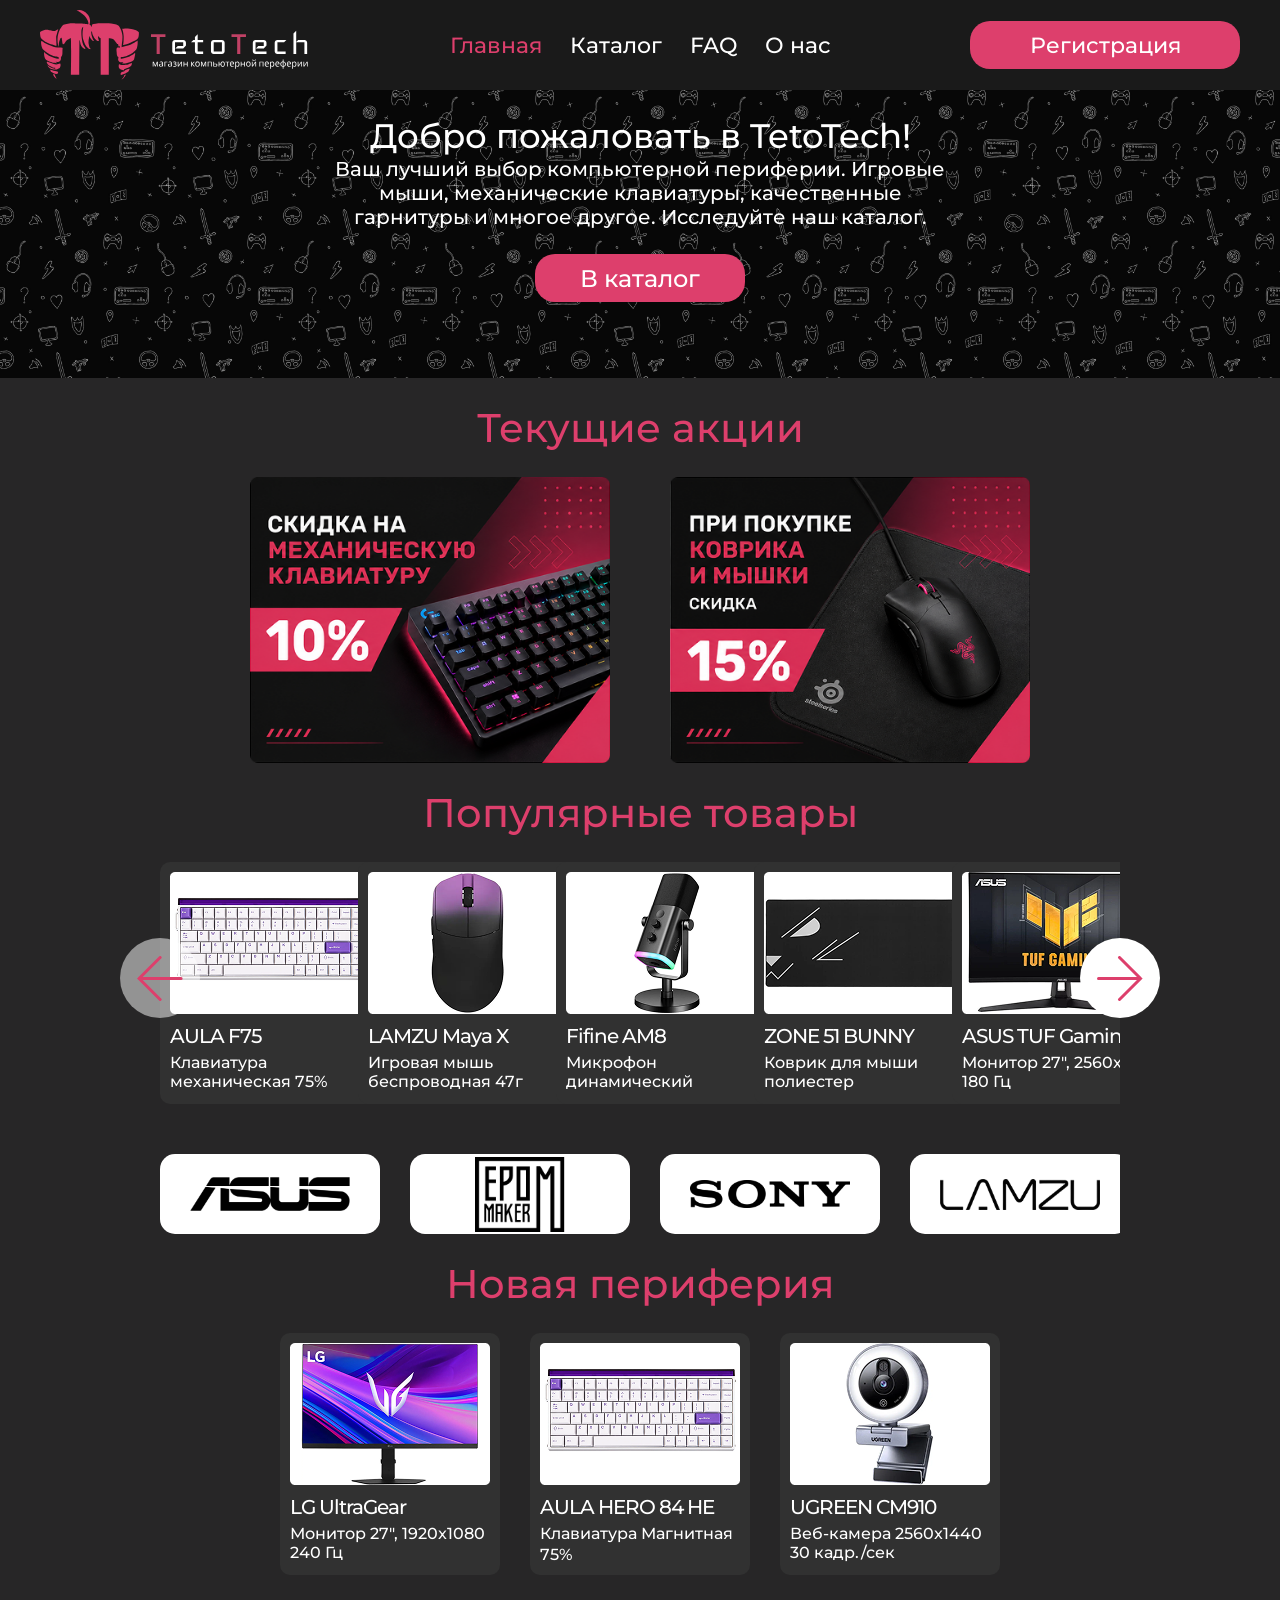
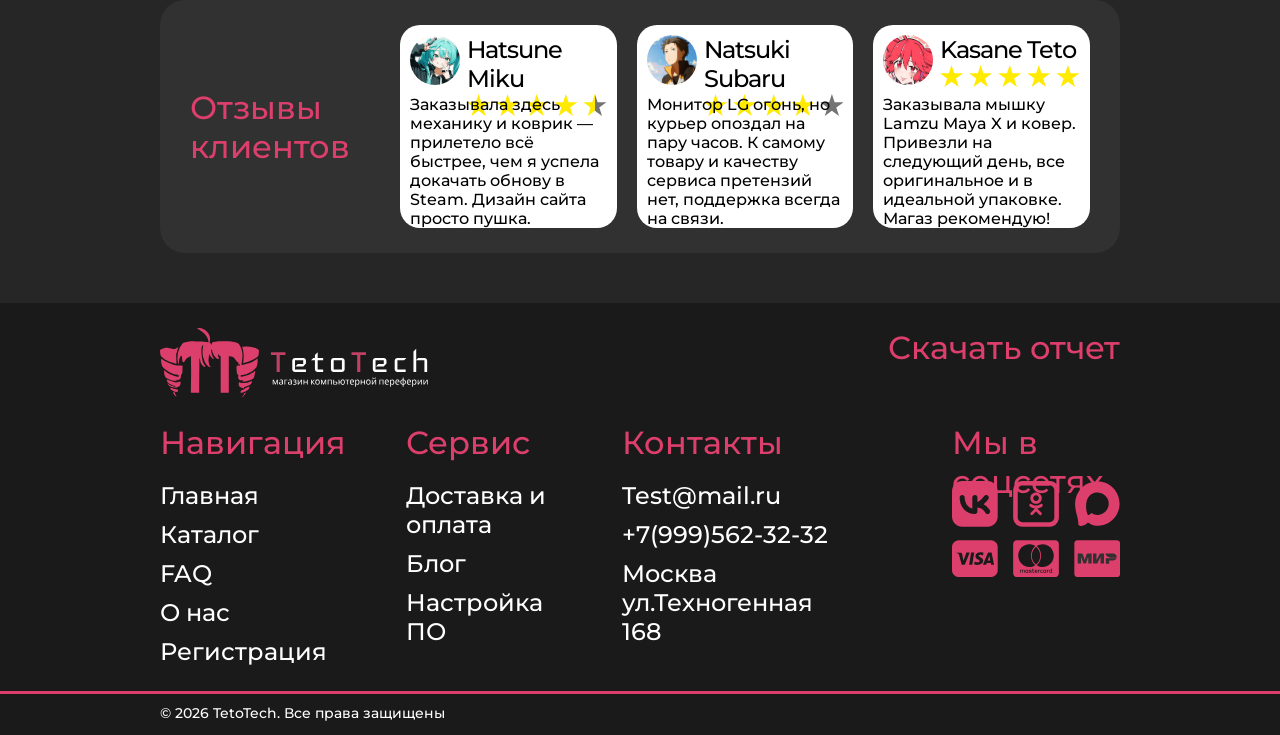
<file: index.html>
<!DOCTYPE html>
<html lang="en">

<head>
  <meta charset="UTF-8">
  <meta name="viewport" content="width=device-width, initial-scale=1.0">
  <title>TetoTech</title>
  <link rel="stylesheet" href="css/style.css">
  <link rel="stylesheet" href="https://cdn.jsdelivr.net/npm/swiper@11/swiper-bundle.min.css" />
</head>

<body>


  <header class="header"> <!--Header-->
    <div class="container header__inner">
      <img width="270" height="70" class="header__logo" src="images/logo.svg" alt="">
      <ul class="header__nav">
        <li class="nav-active">Главная</li>
        <li ><a href="pages/catalog.html">Каталог</a></li>
        <li><a href="pages/faq.html">FAQ</a></li>
        <li><a href="pages/about.html">О нас</a></li>
      </ul>
      <a href="pages/registration.html" class="header__reg">Регистрация</a>
      <button class="burger" id="burger" aria-label="Меню">
        <span class="burger__line"></span>
        <span class="burger__line"></span>
        <span class="burger__line"></span>
      </button>
    </div>
    <div class="mobile-menu" id="mobileMenu">
      <div class="mobile-menu__overlay" id="menuOverlay"></div>
      <div class="mobile-menu__panel">
        <button class="mobile-menu__close" id="menuClose" aria-label="Закрыть">
          <span></span><span></span>
        </button>
        <nav class="mobile-menu__nav">
          <ul>
            <li class="nav-active">Главная</li>
            <li>Каталог</li>
            <li>FAQ</li>
            <li>О нас</li>
          </ul>
        </nav>
        <p class="mobile-menu__reg">Регистрация</p>
      </div>
    </div>
  </header>


  <main class="welcome"> <!--Welcome-->
    <div class="welcome__info">
      <h2>Добро пожаловать в TetoTech!</h2>
      <p>Ваш лучший выбор компьютерной периферии. Игровые мыши, механические клавиатуры, качественные гарнитуры и
        многое другое.
        Исследуйте наш каталог.</p>
    </div>
    <p class="welcome__btn">В каталог</p>
  </main>


  <section class="container"> <!--Stocks-->
    <div class="stocks">
      <h3>Текущие акции</h3>
      <div class="stocks__imgs">
        <img width="440" height="350" src="images/stock_1.png" alt="">
        <img width="440" height="350" src="images/stock_2.png" alt="">
      </div>
    </div>
  </section>


  <section class="container"> <!--Popular-->
    <div class="popular">
      <button class="btns__left"><svg width="46" height="45" viewBox="0 0 46 45" fill="none"
          xmlns="http://www.w3.org/2000/svg">
          <path d="M44.1211 22.5H2.12109M23.1211 43.5L2.12109 22.5L23.1211 1.5" stroke="#DD3F6C" stroke-width="3"
            stroke-linecap="round" />
        </svg>
      </button>
      <button class="btns__right"> <svg width="46" height="45" viewBox="0 0 46 45" fill="none"
          xmlns="http://www.w3.org/2000/svg">
          <path d="M1.5 22.5H43.5M22.5 43.5L43.5 22.5L22.5 1.5" stroke="#DD3F6C" stroke-width="3"
            stroke-linecap="round" />
        </svg>
      </button>
      <h3>Популярные товары</h3>
      <div class="swiper swiper__popular">
        <div class="swiper-wrapper">
          <div class="swiper-slide">
            <div class="popular__card">
              <img width="200" height="142" src="images/Aula_f75.png " alt="">
              <h4 class="popular__card__title">AULA F75</h4>
              <p class="popular__card__info">Клавиатура механическая 75%</p>
            </div>
          </div>
          <div class="swiper-slide">
            <div class="popular__card">
              <img width="200" height="142" src="images/Lamzu_maya_x.png" alt="">
              <h4 class="popular__card__title">LAMZU Maya X</h4>
              <p class="popular__card__info">Игровая мышь
                беспроводная 47г</p>
            </div>
          </div>
          <div class="swiper-slide">
            <div class="popular__card">
              <img width="200" height="142" src="images/Fifine_am8.png" alt="">
              <h4 class="popular__card__title">Fifine AM8</h4>
              <p class="popular__card__info">Микрофон
                динамический</p>
            </div>
          </div>
          <div class="swiper-slide">
            <div class="popular__card">
              <img width="200" height="142" src="images/Zone_51_bunny.png " alt="">
              <h4 class="popular__card__title">ZONE 51 BUNNY</h4>
              <p class="popular__card__info">Коврик для мыши
                полиестер</p>
            </div>
          </div>
          <div class="swiper-slide">
            <div class="popular__card">
              <img width="200" height="142" src="images/Asus_tuf_gaming.png " alt="">
              <h4 class="popular__card__title">ASUS TUF Gaming</h4>
              <p class="popular__card__info">Монитор
                27", 2560x1440 180 Гц</p>
            </div>
          </div>
          <div class="swiper-slide">
            <div class="popular__card">
              <img width="200" height="142" src="images/Razer_viper_v3.png " alt="">
              <h4 class="popular__card__title">Razer Viper V3 PRO</h4>
              <p class="popular__card__info">Игровая мышь
                беспроводная 54г</p>
            </div>
          </div>
          <div class="swiper-slide">
            <div class="popular__card">
              <img width="200" height="142" src="images/Mchouse_v9_pro.png " alt="">
              <h4 class="popular__card__title">Mchouse V9 PRO</h4>
              <p class="popular__card__info">беспроводные наушники до 250 ч</p>
            </div>
          </div>
          <div class="swiper-slide">
            <div class="popular__card">
              <img width="200" height="142" src="images/Dualsense.png " alt="">
              <h4 class="popular__card__title">Sony DualSense</h4>
              <p class="popular__card__info">Геймпад беспроводной до 10 ч
              </p>
            </div>
          </div>
          <div class="swiper-slide">
            <div class="popular__card">
              <img width="200" height="142" src="images/IO_keyboard.png" alt="">
              <h4 class="popular__card__title">IO Type 68 Magnetic</h4>
              <p class="popular__card__info">Клавиатура ㅤㅤмагнитная 65%</p>
            </div>
          </div>
          <div class="swiper-slide">
            <div class="popular__card">
              <img width="200" height="142" src="images/Fiero.png " alt="">
              <h4 class="popular__card__title">Fiero BHS-200</h4>
              <p class="popular__card__info">Колонки Bluetooth ㅤㅤ60 Вт</p>
            </div>
          </div>
        </div>
      </div>
    </div>
  </section>


  <section class="container"> <!--Companies-->
    <div class="companies">
      <div class="swiper swiper__companies">
        <div class="swiper-wrapper">
          <div class="swiper-slide">
            <div class="companies_img"><img width="160" src="images/Logos/image_1.png" alt=""></div>
          </div>
          <div class="swiper-slide">
            <div class="companies_img"><img width="160" src="images/Logos/image_2.png" alt=""></div>
          </div>
          <div class="swiper-slide">
            <div class="companies_img"><img width="90" src="images/Logos/image_3.png" alt=""></div>
          </div>
          <div class="swiper-slide">
            <div class="companies_img"><img width="160" src="images/Logos/image_4.png" alt=""></div>
          </div>
          <div class="swiper-slide">
            <div class="companies_img"><img width="160" src="images/Logos/image_5.png" alt=""></div>
          </div>
          <div class="swiper-slide">
            <div class="companies_img"><img width="160" src="images/Logos/image_6.png" alt=""></div>
          </div>
          <div class="swiper-slide">
            <div class="companies_img"><img width="160" src="images/Logos/image_7.png" alt=""></div>
          </div>
          <div class="swiper-slide">
            <div class="companies_img"><img width="160" src="images/Logos/image_8.png" alt=""></div>
          </div>
          <div class="swiper-slide">
            <div class="companies_img"><img width="160" src="images/Logos/image_9.png" alt=""></div>
          </div>
          <div class="swiper-slide">
            <div class="companies_img"><img width="160" src="images/Logos/image_10.png" alt=""></div>
          </div>
          <div class="swiper-slide">
            <div class="companies_img"><img width="160" src="images/Logos/image_11.png" alt=""></div>
          </div>
          <div class="swiper-slide">
            <div class="companies_img"><img width="70" src="images/Logos/image_12.png" alt=""></div>
          </div>
          <div class="swiper-slide">
            <div class="companies_img"><img width="160" src="images/Logos/image_13.png" alt=""></div>
          </div>
          <div class="swiper-slide">
            <div class="companies_img"><img width="160" src="images/Logos/image_14.png" alt=""></div>
          </div>
          <div class="swiper-slide">
            <div class="companies_img"><img width="160" src="images/Logos/image_15.png" alt=""></div>
          </div>
          <div class="swiper-slide">
            <div class="companies_img"><img width="160" src="images/Logos/image_16.png" alt=""></div>
          </div>
          <div class="swiper-slide">
            <div class="companies_img"><img width="160" src="images/Logos/image_17.png" alt=""></div>
          </div>
          <div class="swiper-slide">
            <div class="companies_img"><img width="70" src="images/Logos/image_18.png" alt=""></div>
          </div>
          <div class="swiper-slide">
            <div class="companies_img"><img width="160" src="images/Logos/image_19.png" alt=""></div>
          </div>
          <div class="swiper-slide">
            <div class="companies_img"><img width="160" src="images/Logos/image_20.png" alt=""></div>
          </div>
        </div>
      </div>
    </div>
  </section>


  <section class="container"> <!--New products-->
    <div class="new">
      <h3>
        Новая периферия
      </h3>
      <div class="new__products">
        <div class="new__product">
          <img width="200" height="142" src="images/Lg_ultra.png" alt="">
          <h4>LG UltraGear</h4>
          <p>Монитор
            27", 1920x1080 240 Гц</p>
        </div>
        <div class="new__product">
          <img width="200" height="142" src="images/Aula_hero.png" alt="">
          <h4>AULA HERO 84 HE</h4>
          <p>Клавиатураㅤㅤ
            Магнитная 75%</p>
        </div>
        <div class="new__product">
          <img width="200" height="142" src="images/UGREEN.png" alt="">
          <h4>UGREEN CM910</h4>
          <p>Веб-камера
            2560x1440 30 кадр./сек</p>
        </div>
      </div>
    </div>
  </section>


  <section class="container"> <!--Feedback-->
    <div class="feedback">
      <h3 class="feedback__title">Отзывы клиентов</h3>
      <div class="feedback__card">
        <div class="feedback__card__title">
          <img width="50" height="50" src="images/Hatsune_miku.png" alt="">
          <div class="feedback__card__name">
            <h4>
              Hatsune Miku
            </h4>
            <div class="feedback__card__stars">
              <svg width="144" height="23" viewBox="0 0 144 23" fill="none" xmlns="http://www.w3.org/2000/svg">
                <path
                  d="M131.889 0L134.695 8.63729H143.777L136.43 13.9754L139.236 22.6127L131.889 17.2746L124.541 22.6127L127.348 13.9754L120 8.63729H129.082L131.889 0Z"
                  fill="url(#paint0_linear_0_1)" />
                <path
                  d="M101.889 0L104.695 8.63729H113.777L106.43 13.9754L109.236 22.6127L101.889 17.2746L94.5414 22.6127L97.3478 13.9754L90.0005 8.63729H99.0822L101.889 0Z"
                  fill="#FFEA00" />
                <path
                  d="M71.8887 0L74.6951 8.63729H83.7769L76.4296 13.9754L79.236 22.6127L71.8887 17.2746L64.5414 22.6127L67.3478 13.9754L60.0005 8.63729H69.0822L71.8887 0Z"
                  fill="#FFEA00" />
                <path
                  d="M41.8887 0L44.6951 8.63729H53.7769L46.4296 13.9754L49.236 22.6127L41.8887 17.2746L34.5414 22.6127L37.3478 13.9754L30.0005 8.63729H39.0822L41.8887 0Z"
                  fill="#FFEA00" />
                <path
                  d="M11.8887 0L14.6951 8.63729H23.7769L16.4296 13.9754L19.236 22.6127L11.8887 17.2746L4.54136 22.6127L7.34778 13.9754L0.000465393 8.63729H9.08225L11.8887 0Z"
                  fill="#FFEA00" />
                <defs>
                  <linearGradient id="paint0_linear_0_1" x1="144.389" y1="13" x2="119.389" y2="13"
                    gradientUnits="userSpaceOnUse">
                    <stop offset="0.5" stop-color="#737373" />
                    <stop offset="0.5" stop-color="#FFEA00" />
                  </linearGradient>
                </defs>
              </svg>

            </div>
          </div>
        </div>
        <div class="feedback__card__info">
          Заказывала здесь механику и коврик — прилетело всё быстрее, чем я успела докачать обнову в Steam. Дизайн сайта
          просто пушка.
        </div>
      </div>
      <div class="feedback__card">
        <div class="feedback__card__title">
          <img width="50" height="50" src="images/Natsuki_subaru.png" alt="">
          <div class="feedback__card__name">
            <h4>
              Natsuki Subaru
            </h4>
            <div class="feedback__card__stars">
              <svg width="144" height="23" viewBox="0 0 144 23" fill="none" xmlns="http://www.w3.org/2000/svg">
                <path
                  d="M131.889 0L134.695 8.63729H143.777L136.43 13.9754L139.236 22.6127L131.889 17.2746L124.541 22.6127L127.348 13.9754L120 8.63729H129.082L131.889 0Z"
                  fill="#737373" />
                <path
                  d="M101.889 0L104.695 8.63729H113.777L106.43 13.9754L109.236 22.6127L101.889 17.2746L94.5414 22.6127L97.3478 13.9754L90.0005 8.63729H99.0822L101.889 0Z"
                  fill="#FFEA00" />
                <path
                  d="M71.8887 0L74.6951 8.63729H83.7769L76.4296 13.9754L79.236 22.6127L71.8887 17.2746L64.5414 22.6127L67.3478 13.9754L60.0005 8.63729H69.0822L71.8887 0Z"
                  fill="#FFEA00" />
                <path
                  d="M41.8887 0L44.6951 8.63729H53.7769L46.4296 13.9754L49.236 22.6127L41.8887 17.2746L34.5414 22.6127L37.3478 13.9754L30.0005 8.63729H39.0822L41.8887 0Z"
                  fill="#FFEA00" />
                <path
                  d="M11.8887 0L14.6951 8.63729H23.7769L16.4296 13.9754L19.236 22.6127L11.8887 17.2746L4.54136 22.6127L7.34778 13.9754L0.000465393 8.63729H9.08225L11.8887 0Z"
                  fill="#FFEA00" />
              </svg>


            </div>
          </div>
        </div>
        <div class="feedback__card__info">
          Монитор LG огонь, но курьер опоздал на пару часов. К самому товару и качеству сервиса претензий нет, поддержка
          всегда на связи.
        </div>
      </div>
      <div class="feedback__card">
        <div class="feedback__card__title">
          <img width="50" height="50" src="images/Kasane_teto.png" alt="">
          <div class="feedback__card__name">
            <h4>
              Kasane Teto
            </h4>
            <div class="feedback__card__stars">
              <svg width="144" height="23" viewBox="0 0 144 23" fill="none" xmlns="http://www.w3.org/2000/svg">
                <path
                  d="M131.889 0L134.695 8.63729H143.777L136.43 13.9754L139.236 22.6127L131.889 17.2746L124.541 22.6127L127.348 13.9754L120 8.63729H129.082L131.889 0Z"
                  fill="#FFEA00" />
                <path
                  d="M101.889 0L104.695 8.63729H113.777L106.43 13.9754L109.236 22.6127L101.889 17.2746L94.5414 22.6127L97.3478 13.9754L90.0005 8.63729H99.0822L101.889 0Z"
                  fill="#FFEA00" />
                <path
                  d="M71.8887 0L74.6951 8.63729H83.7769L76.4296 13.9754L79.236 22.6127L71.8887 17.2746L64.5414 22.6127L67.3478 13.9754L60.0005 8.63729H69.0822L71.8887 0Z"
                  fill="#FFEA00" />
                <path
                  d="M41.8887 0L44.6951 8.63729H53.7769L46.4296 13.9754L49.236 22.6127L41.8887 17.2746L34.5414 22.6127L37.3478 13.9754L30.0005 8.63729H39.0822L41.8887 0Z"
                  fill="#FFEA00" />
                <path
                  d="M11.8887 0L14.6951 8.63729H23.7769L16.4296 13.9754L19.236 22.6127L11.8887 17.2746L4.54136 22.6127L7.34778 13.9754L0.000465393 8.63729H9.08225L11.8887 0Z"
                  fill="#FFEA00" />
              </svg>



            </div>
          </div>
        </div>
        <div class="feedback__card__info">
          Заказывала мышку Lamzu Maya X и ковер. Привезли на следующий день, все оригинальное и в идеальной упаковке.
          Магаз рекомендую!
        </div>
      </div>
    </div>
  </section>


  <footer class="footer">
    <div class="footer__title">
      <img width="270" src="images/logo.svg" alt="">
      <p class="footer__title_downoload">Скачать отчет</p>
    </div>
    <div class="footer__main">
      <ul>
        <p>Навигация</p>
        <li>
          Главная
        </li>
        <li>
          Каталог
        </li>
        <li>
          FAQ
        </li>
        <li>
          О нас
        </li>
        <li>
          Регистрация
        </li>
      </ul>
      <ul>
        <p>Сервис</p>
        <li>
          Доставка и оплата
        </li>
        <li>
          Блог
        </li>
        <li>
          Настройка ПО
        </li>
      </ul>
      <ul id="footer">
        <p>Контакты</p>
        <li>
          Test@mail.ru
        </li>
        <li>
          +7(999)562-32-32
        </li>
        <li>
          Москва
          ул.Техногенная 168
        </li>
      </ul>
      <ul id="footer__last">
        <p>Мы в соцсетях</p>
        <svg width="250" height="143" viewBox="0 0 250 143" fill="none" xmlns="http://www.w3.org/2000/svg">
          <path fill-rule="evenodd" clip-rule="evenodd"
            d="M15.1111 0C11.1034 0 7.25982 1.59206 4.42594 4.42594C1.59206 7.25982 0 11.1034 0 15.1111V52.8889C0 56.8966 1.59206 60.7402 4.42594 63.5741C7.25982 66.4079 11.1034 68 15.1111 68H52.8889C56.8966 68 60.7402 66.4079 63.5741 63.5741C66.4079 60.7402 68 56.8966 68 52.8889V15.1111C68 11.1034 66.4079 7.25982 63.5741 4.42594C60.7402 1.59206 56.8966 0 52.8889 0H15.1111ZM54.1431 26.6522C54.6992 25.8186 54.9013 24.7983 54.7051 23.8156C54.5088 22.833 53.9303 21.9685 53.0967 21.4124C52.2631 20.8564 51.2427 20.6542 50.26 20.8505C49.2774 21.0467 48.413 21.6253 47.8569 22.4589C46.5196 24.2344 45.118 25.9344 43.4784 27.4456C41.5782 29.1984 39.6553 30.5131 37.7816 31.2913L37.7513 24.1136C37.6431 23.1946 37.2013 22.3473 36.5098 21.7325C35.8184 21.1176 34.9253 20.7779 34 20.7778C31.9524 20.8949 30.2222 22.406 30.2222 24.5556V41.0758C22.8631 39.0358 18.8889 31.8958 18.8889 24.5556C18.8889 23.5536 18.4909 22.5927 17.7824 21.8843C17.0739 21.1758 16.113 20.7778 15.1111 20.7778C14.1092 20.7778 13.1483 21.1758 12.4398 21.8843C11.7313 22.5927 11.3333 23.5536 11.3333 24.5556C11.3333 38.2764 20.8156 49.1111 34 49.1111C35.0019 49.1111 35.9628 48.7131 36.6713 48.0046C37.3798 47.2962 37.7778 46.3353 37.7778 45.3333V39.4287C42.8098 39.8291 47.6907 43.384 49.5116 47.022C49.7237 47.4813 50.026 47.8933 50.4004 48.2336C50.7748 48.5738 51.2138 48.8354 51.6912 49.0028C52.1687 49.1702 52.6749 49.2399 53.1798 49.208C53.6847 49.176 54.1781 49.043 54.6306 48.8167C55.0831 48.5904 55.4856 48.2756 55.8141 47.8908C56.1426 47.5061 56.3905 47.0592 56.543 46.5769C56.6956 46.0945 56.7497 45.5864 56.7022 45.0827C56.6546 44.579 56.5064 44.09 56.2662 43.6447C54.4604 40.0293 51.0907 36.6482 46.9427 34.442C47.5018 33.9836 48.0559 33.5026 48.6049 32.9989C50.6864 31.1009 52.5445 28.9716 54.1431 26.6522Z"
            fill="#DD3F6C" />
          <path
            d="M123.403 40.7868C120.785 40.5114 118.429 39.862 116.41 38.2708C116.158 38.0736 115.9 37.8832 115.672 37.6588C114.788 36.8088 114.696 35.8262 115.4 34.8198C115.995 33.9562 116.998 33.725 118.045 34.218C118.249 34.3142 118.442 34.4304 118.623 34.5648C122.387 37.1692 127.558 37.2406 131.339 34.6804C131.701 34.3822 132.122 34.1623 132.573 34.0344C132.991 33.912 133.438 33.934 133.843 34.0968C134.247 34.2597 134.584 34.5539 134.8 34.932C135.354 35.8398 135.344 36.7238 134.664 37.4276C133.623 38.49 132.361 39.3116 130.968 39.8348C129.649 40.3516 128.201 40.61 126.769 40.7834C126.987 41.0214 127.089 41.137 127.225 41.273C129.17 43.2337 131.114 45.1989 133.056 47.1686C133.716 47.8418 133.855 48.6748 133.491 49.4568C133.093 50.3068 132.203 50.8712 131.332 50.81C130.804 50.7559 130.316 50.5045 129.965 50.1062C128.5 48.6204 127.007 47.1618 125.569 45.6488C125.151 45.2068 124.947 45.2918 124.58 45.6726C123.102 47.2004 121.607 48.7122 120.095 50.2082C119.419 50.878 118.613 51.0004 117.827 50.6162C117.425 50.4266 117.086 50.1249 116.851 49.7474C116.616 49.3699 116.494 48.9326 116.501 48.4878C116.547 47.9376 116.802 47.426 117.215 47.0598L122.975 41.2492C123.101 41.12 123.22 40.984 123.403 40.7868Z"
            fill="#DD3F6C" />
          <path
            d="M124.96 34C122.714 33.9803 120.567 33.0736 118.987 31.4775C117.407 29.8815 116.522 27.7255 116.524 25.4796C116.535 23.224 117.44 21.0647 119.04 19.4751C120.641 17.8856 122.806 16.9955 125.062 17C126.184 17.0062 127.293 17.2342 128.327 17.6708C129.36 18.1075 130.297 18.7441 131.084 19.5442C131.87 20.3443 132.491 21.292 132.91 22.3328C133.328 23.3736 133.537 24.487 133.524 25.6088C133.501 30.2532 129.659 34.017 124.96 34ZM129.189 25.4932C129.19 24.9471 129.082 24.4062 128.873 23.9017C128.664 23.3971 128.358 22.9388 127.971 22.5531C127.584 22.1674 127.125 21.8618 126.62 21.654C126.115 21.4461 125.574 21.34 125.028 21.3418C124.477 21.3391 123.931 21.446 123.422 21.6565C122.913 21.8669 122.451 22.1766 122.063 22.5674C121.675 22.9583 121.369 23.4225 121.162 23.933C120.956 24.4435 120.853 24.9901 120.859 25.5408C120.863 26.087 120.974 26.6271 121.187 27.1301C121.4 27.6331 121.71 28.0891 122.1 28.472C122.489 28.8549 122.95 29.1571 123.457 29.3612C123.964 29.5654 124.505 29.6674 125.052 29.6616C125.598 29.6621 126.138 29.5544 126.643 29.3447C127.147 29.135 127.605 28.8275 127.989 28.4399C128.374 28.0523 128.678 27.5924 128.884 27.0866C129.09 26.5809 129.194 26.0393 129.189 25.4932Z"
            fill="#DD3F6C" />
          <path
            d="M104.6 6.8C102.797 6.8 101.067 7.51643 99.7917 8.79167C98.5164 10.0669 97.8 11.7965 97.8 13.6V54.4C97.8 56.2035 98.5164 57.9331 99.7917 59.2083C101.067 60.4836 102.797 61.2 104.6 61.2H145.4C147.203 61.2 148.933 60.4836 150.208 59.2083C151.484 57.9331 152.2 56.2035 152.2 54.4V13.6C152.2 11.7965 151.484 10.0669 150.208 8.79167C148.933 7.51643 147.203 6.8 145.4 6.8H104.6ZM104.6 0H145.4C149.007 0 152.466 1.43285 155.017 3.98335C157.567 6.53384 159 9.99306 159 13.6V54.4C159 58.0069 157.567 61.4662 155.017 64.0167C152.466 66.5671 149.007 68 145.4 68H104.6C100.993 68 97.5338 66.5671 94.9833 64.0167C92.4329 61.4662 91 58.0069 91 54.4V13.6C91 9.99306 92.4329 6.53384 94.9833 3.98335C97.5338 1.43285 100.993 0 104.6 0Z"
            fill="#DD3F6C" />
          <path
            d="M215.093 0.906608C195.392 1.93605 182.387 17.3872 183.209 36.8711C183.568 45.3994 186.996 52.7377 187.808 60.8316C188.016 62.9283 187.411 65.5161 189.829 66.4322C192.804 67.556 197.366 65.6672 199.859 63.9388C200.709 63.3627 201.521 62.6922 202.145 61.861C204.723 63.5705 207.169 65.2233 210.239 65.9599C223.754 69.1994 238.563 61.7855 245.145 49.876C257.518 27.5022 240.791 -0.434503 215.093 0.906608ZM207.443 47.5999C206.376 48.431 205.346 49.5644 204.166 50.216C202.456 51.1322 201.928 50.1783 201.285 48.6672C199.264 43.8599 199.019 35.6716 200.199 30.6377C201.786 23.7905 207.084 17.7649 214.366 17.1227C221.733 16.4711 228.57 20.2111 231.659 26.9638C238.496 41.9899 220.996 56.8272 207.443 47.6094V47.5999Z"
            fill="#DD3F6C" />
          <path
            d="M55.59 111.547L53.21 118.147H57.018C56.508 115.878 56.032 113.713 55.59 111.547ZM55.59 111.547L53.21 118.147H57.018C56.508 115.878 56.032 113.713 55.59 111.547ZM57.8 88H10.2C7.49479 88 4.90038 89.0865 2.98751 91.0205C1.07464 92.9544 0 95.5775 0 98.3125V132.688C0 135.423 1.07464 138.046 2.98751 139.98C4.90038 141.914 7.49479 143 10.2 143H57.8C60.5052 143 63.0996 141.914 65.0125 139.98C66.9254 138.046 68 135.423 68 132.688V98.3125C68 95.5775 66.9254 92.9544 65.0125 91.0205C63.0996 89.0865 60.5052 88 57.8 88ZM18.734 124.575H14.79C14.45 124.575 14.314 124.575 14.246 124.128C12.954 119.178 11.696 114.194 10.404 109.244C10.3851 109.112 10.335 108.987 10.258 108.88C10.1811 108.772 10.0795 108.685 9.962 108.625C8.65823 107.89 7.27864 107.302 5.848 106.872L5.474 106.597C5.62118 106.587 5.76882 106.587 5.916 106.597H12.716C13.0019 106.558 13.2926 106.581 13.5695 106.662C13.8464 106.744 14.1034 106.883 14.3242 107.07C14.545 107.258 14.7246 107.49 14.8517 107.752C14.9787 108.014 15.0503 108.299 15.062 108.591L17 118.491V118.731L17.17 118.319L21.25 106.872C21.2749 106.741 21.349 106.625 21.4568 106.548C21.5645 106.471 21.6976 106.439 21.828 106.459H26.384C26.384 106.631 26.384 106.769 26.214 106.906L19.176 124.094C19.1544 124.208 19.1015 124.313 19.0234 124.399C18.9452 124.484 18.8449 124.545 18.734 124.575ZM25.534 124.575C26.486 118.525 27.472 112.509 28.424 106.528H33.082C32.0873 112.539 31.124 118.554 30.192 124.575H25.534ZM44.2 122.891C42.84 123.956 41.2182 124.609 39.508 124.781C37.2896 125.018 35.0478 124.699 32.98 123.853C33.218 122.513 33.456 121.172 33.66 119.831L34.17 120.106C35.898 121.004 37.8797 121.271 39.78 120.863C40.528 120.691 41.208 120.381 41.344 119.522C41.3785 119.163 41.298 118.802 41.1144 118.492C40.9308 118.183 40.6537 117.941 40.324 117.803C39.644 117.356 38.93 117.047 38.25 116.6C37.4237 116.11 36.6588 115.522 35.972 114.847C35.2628 114.002 34.8735 112.93 34.8735 111.822C34.8735 110.714 35.2628 109.642 35.972 108.797C36.992 107.645 38.352 106.851 39.848 106.528C42.0942 105.919 44.4731 106.039 46.648 106.872H46.852C46.614 108.144 46.41 109.416 46.206 110.584C45.3328 110.334 44.4477 110.127 43.554 109.966C42.6721 109.878 41.7839 109.878 40.902 109.966C40.5822 110.029 40.2871 110.184 40.052 110.413C39.9377 110.509 39.8457 110.63 39.7827 110.767C39.7196 110.903 39.6869 111.052 39.6869 111.203C39.6869 111.354 39.7196 111.503 39.7827 111.639C39.8457 111.776 39.9377 111.897 40.052 111.994C40.46 112.367 40.902 112.688 41.378 112.956C42.262 113.506 43.18 113.987 44.03 114.572C44.7346 115 45.3204 115.602 45.7325 116.321C46.1447 117.04 46.3698 117.853 46.3868 118.684C46.4037 119.515 46.2121 120.336 45.8296 121.072C45.4472 121.808 44.8865 122.433 44.2 122.891ZM58.174 124.541C58.174 123.75 57.868 122.994 57.732 122.237C57.596 121.481 57.562 121.859 57.29 121.859H52.122C52.0149 121.848 51.9074 121.877 51.8197 121.94C51.7321 122.004 51.6703 122.097 51.646 122.203C51.408 122.891 51.17 123.578 50.898 124.266C50.8671 124.336 50.8201 124.397 50.7609 124.445C50.7018 124.493 50.6322 124.525 50.558 124.541H45.968L46.138 124.128L52.938 107.834C53.0625 107.455 53.2985 107.124 53.6145 106.884C53.9304 106.645 54.3113 106.508 54.706 106.494H58.82C60.078 112.509 61.302 118.525 62.56 124.541H58.174ZM55.454 111.513L53.074 118.113H56.882C56.44 115.878 55.964 113.713 55.522 111.547L55.454 111.513Z"
            fill="#DD3F6C" />
          <path
            d="M148.01 134.318C148.01 135.153 147.468 135.754 146.688 135.754C145.885 135.754 145.366 135.116 145.366 134.318C145.366 133.52 145.885 132.882 146.688 132.882C147.468 132.882 148.01 133.52 148.01 134.318ZM111.319 132.882C110.479 132.882 109.997 133.52 109.997 134.318C109.997 135.116 110.481 135.754 111.319 135.754C112.086 135.754 112.604 135.153 112.604 134.318C112.591 133.52 112.086 132.882 111.319 132.882ZM125.19 132.846C124.553 132.846 124.162 133.275 124.068 133.914H126.323C126.217 133.213 125.804 132.846 125.19 132.846ZM137.916 132.882C137.113 132.882 136.631 133.52 136.631 134.318C136.631 135.116 137.115 135.754 137.916 135.754C138.72 135.754 139.238 135.153 139.238 134.318C139.238 133.52 138.718 132.882 137.916 132.882ZM150.417 136.086C150.417 136.123 150.454 136.148 150.454 136.221C150.454 136.258 150.417 136.282 150.417 136.355C150.381 136.393 150.381 136.417 150.358 136.453C150.322 136.49 150.298 136.514 150.228 136.514C150.192 136.552 150.169 136.552 150.099 136.552C150.063 136.552 150.039 136.552 149.969 136.514C149.933 136.514 149.91 136.477 149.876 136.453C149.839 136.415 149.816 136.391 149.816 136.355C149.78 136.293 149.78 136.258 149.78 136.221C149.78 136.159 149.78 136.123 149.816 136.086C149.816 136.024 149.852 135.989 149.876 135.951C149.912 135.913 149.935 135.913 149.969 135.889C150.029 135.852 150.063 135.852 150.099 135.852C150.158 135.852 150.192 135.852 150.228 135.889C150.288 135.924 150.322 135.924 150.358 135.951C150.394 135.978 150.381 136.024 150.417 136.086ZM150.158 136.258C150.218 136.258 150.218 136.221 150.252 136.221C150.288 136.183 150.288 136.159 150.288 136.123C150.288 136.088 150.288 136.061 150.252 136.026C150.218 136.026 150.192 135.989 150.122 135.989H149.933V136.417H150.026V136.245H150.063L150.192 136.417H150.286L150.158 136.258ZM159 93.8933V137.107C158.998 138.669 158.401 140.167 157.338 141.272C156.276 142.377 154.835 142.998 153.333 143H96.6672C95.1647 142.998 93.7242 142.377 92.6617 141.272C91.5993 140.167 91.0017 138.669 91 137.107V93.8933C91.0017 92.3309 91.5993 90.8329 92.6617 89.7281C93.7242 88.6232 95.1647 88.0018 96.6672 88H153.333C154.835 88.0018 156.276 88.6232 157.338 89.7281C158.401 90.8329 158.998 92.3309 159 93.8933ZM98.5584 111.03C98.5584 120.421 105.889 128.031 114.908 128.031C118.119 128.022 121.259 127.037 123.939 125.196C115.333 117.917 115.392 104.18 123.939 96.8986C121.261 95.052 118.12 94.066 114.908 94.0635C105.889 94.0524 98.5584 101.674 98.5584 111.03ZM125.001 124.388C133.324 117.635 133.288 104.476 125.001 97.6874C116.714 104.476 116.678 117.648 125.001 124.388ZM108.201 133.755C108.201 132.687 107.528 131.987 106.465 131.949C105.921 131.949 105.343 132.122 104.954 132.747C104.672 132.243 104.187 131.949 103.514 131.949C103.269 131.944 103.026 132.002 102.808 132.117C102.59 132.233 102.402 132.403 102.262 132.612V132.073H101.295V136.579H102.262C102.262 134.258 101.967 132.871 103.325 132.871C104.529 132.871 104.294 134.124 104.294 136.579H105.226C105.226 134.331 104.931 132.871 106.289 132.871C107.494 132.871 107.256 134.099 107.256 136.579H108.225V133.755H108.201ZM113.503 132.073H112.57V132.612C112.405 132.398 112.195 132.226 111.955 132.111C111.715 131.996 111.453 131.941 111.189 131.949C109.974 131.949 109.041 132.957 109.041 134.318C109.041 135.692 109.974 136.687 111.189 136.687C111.803 136.687 112.251 136.453 112.57 136.024V136.59H113.503V132.073ZM118.284 135.215C118.284 133.374 115.581 134.208 115.581 133.348C115.581 132.647 116.986 132.76 117.766 133.213L118.155 132.415C117.045 131.666 114.589 131.68 114.589 133.423C114.589 135.178 117.292 134.442 117.292 135.264C117.292 136.037 115.698 135.975 114.848 135.361L114.436 136.134C115.758 137.067 118.284 136.87 118.284 135.213V135.215ZM122.464 136.355L122.205 135.52C121.756 135.776 120.764 136.059 120.764 135.016V132.979H122.311V132.071H120.764V130.696H119.795V132.071H118.898V132.968H119.795V135.018C119.795 137.18 121.837 136.786 122.464 136.355ZM124.032 134.711H127.279C127.279 132.723 126.406 131.936 125.224 131.936C123.973 131.936 123.076 132.906 123.076 134.305C123.076 136.822 125.745 137.239 127.066 136.048L126.618 135.312C125.698 136.099 124.304 136.024 124.032 134.711ZM131.01 132.073C130.469 131.828 129.642 131.852 129.217 132.612V132.073H128.248V136.579H129.217V134.037C129.217 132.612 130.339 132.798 130.728 133.005L131.01 132.073ZM132.262 134.318C132.262 132.917 133.633 132.464 134.706 133.286L135.154 132.488C133.783 131.372 131.293 131.985 131.293 134.329C131.293 136.76 133.936 137.25 135.154 136.17L134.706 135.372C133.62 136.17 132.262 135.692 132.262 134.316V134.318ZM140.135 132.073H139.166V132.612C138.186 131.262 135.636 132.024 135.636 134.318C135.636 136.676 138.28 137.35 139.166 136.024V136.59H140.135V132.073ZM144.113 132.073C143.83 131.925 142.814 131.717 142.319 132.612V132.073H141.386V136.579H142.319V134.037C142.319 132.687 143.382 132.773 143.83 133.005L144.113 132.073ZM148.87 130.243H147.938V132.612C146.969 131.275 144.408 131.987 144.408 134.318C144.408 136.7 147.064 137.336 147.938 136.024V136.59H148.87V130.243ZM149.769 121.024V121.59H149.863V121.024H150.086V120.927H149.542V121.024H149.769ZM150.547 136.221C150.547 136.159 150.547 136.086 150.513 136.024C150.477 135.986 150.454 135.927 150.42 135.889C150.386 135.852 150.326 135.827 150.29 135.792C150.23 135.792 150.16 135.754 150.101 135.754C150.065 135.754 150.007 135.792 149.935 135.792C149.888 135.819 149.845 135.851 149.805 135.889C149.746 135.924 149.712 135.986 149.712 136.024C149.676 136.086 149.676 136.159 149.676 136.221C149.676 136.258 149.676 136.318 149.712 136.393C149.712 136.43 149.748 136.49 149.805 136.528C149.842 136.568 149.886 136.601 149.935 136.625C149.995 136.66 150.065 136.66 150.101 136.66C150.16 136.66 150.23 136.66 150.29 136.625C150.326 136.587 150.383 136.563 150.42 136.528C150.456 136.492 150.479 136.43 150.513 136.393C150.547 136.32 150.547 136.258 150.547 136.221ZM150.925 120.914H150.76L150.57 121.343L150.381 120.914H150.216V121.577H150.309V121.073L150.498 121.502H150.628L150.794 121.073V121.577H150.923L150.925 120.914ZM151.444 111.03C151.444 101.674 144.113 94.0524 135.094 94.0524C131.883 94.0614 128.744 95.0469 126.064 96.8875C134.576 104.169 134.706 117.942 126.064 125.185C128.743 127.028 131.882 128.014 135.094 128.02C144.113 128.034 151.444 120.421 151.444 111.03Z"
            fill="#DD3F6C" />
          <rect x="182" y="88" width="68" height="55" rx="5" fill="#DD3F6C" />
          <path
            d="M228.861 114.781V123H233.866V118.129H239.537C241.923 118.114 243.949 116.721 244.717 114.781H228.861Z"
            fill="#313131" />
          <path
            d="M228.169 108C228.461 111.356 231.947 114.012 236.201 114.012C236.218 114.012 244.9 114.012 244.9 114.012C244.967 113.708 245 113.388 245 113.061C245 110.276 242.54 108.023 239.495 108H228.169Z"
            fill="#313131" />
          <path
            d="M220.556 113.928C220.615 113.837 220.706 113.784 220.823 113.784C220.99 113.784 221.115 113.906 221.123 114.05V122.916H226.128V108H221.123C220.49 108.023 219.772 108.441 219.505 108.967L215.527 116.76C215.519 116.79 215.502 116.82 215.485 116.851C215.427 116.927 215.327 116.98 215.21 116.98C215.027 116.98 214.876 116.843 214.876 116.676V108H209.872V122.916H214.876C215.502 122.886 216.203 122.467 216.469 121.95L220.556 113.951C220.548 113.944 220.556 113.936 220.556 113.928Z"
            fill="#313131" />
          <path
            d="M202.105 114.195L199.177 122.924H195.574L192.655 114.187C192.63 114.05 192.496 113.944 192.33 113.944C192.146 113.944 192.004 114.081 192.004 114.241V122.916H187V108H191.295H192.571C193.489 108 194.456 108.654 194.723 109.454L197.159 116.722C197.284 117.087 197.476 117.079 197.601 116.722L200.036 109.454C200.303 108.647 201.271 108 202.188 108H203.464H207.76V122.916H202.755V114.241C202.755 114.241 202.755 114.241 202.755 114.233C202.755 114.065 202.605 113.936 202.43 113.936C202.263 113.944 202.13 114.05 202.105 114.195Z"
            fill="#313131" />
        </svg>
      </ul>
    </div>
    <div>
      <div class="line"> </div>
      <p class="footer__subtitle">© 2026 TetoTech. Все права защищены</p>
    </div>
  </footer>



  <script src="https://unpkg.com/swiper/swiper-bundle.min.js"></script>
  <script src="js/swiper_popular.js"></script>
  <script src="js/swiper_companies.js"></script>
  <script src="js/Burger_menu.js"></script>
</body>

</html>
</file>
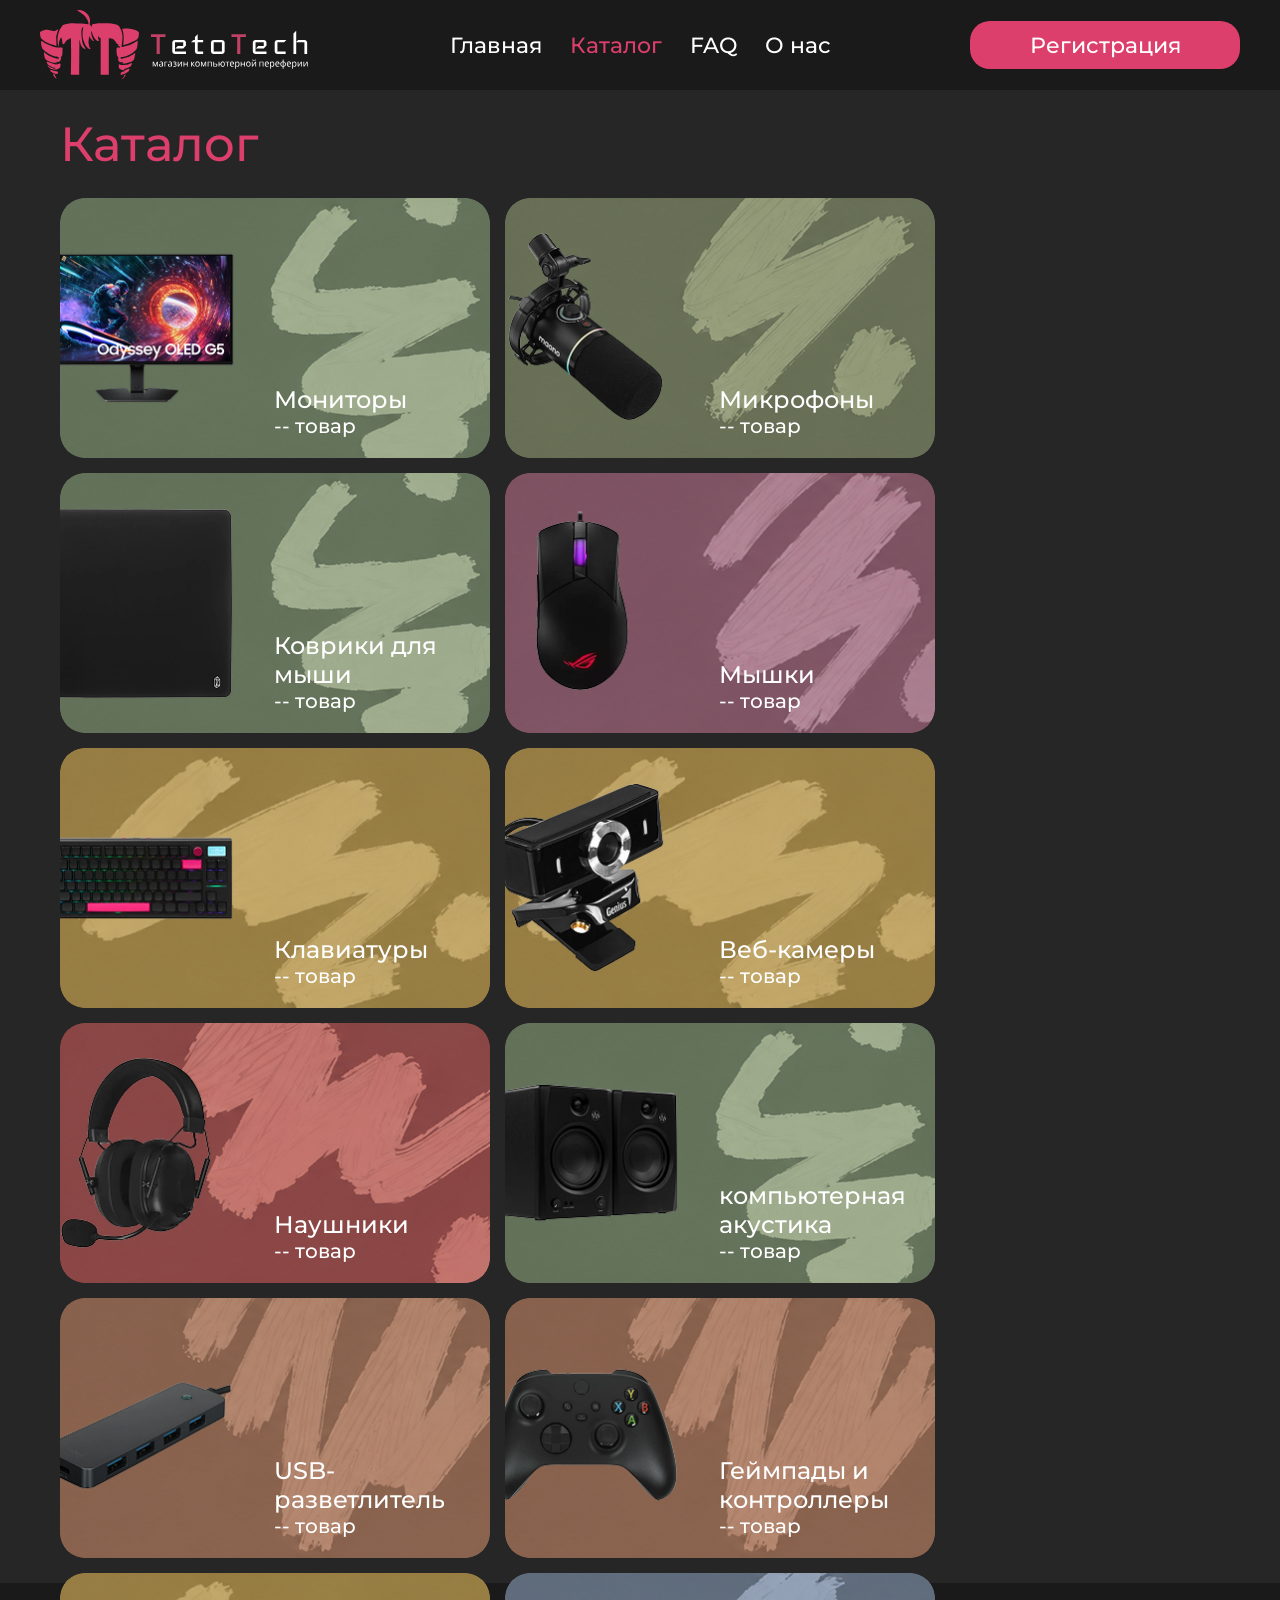
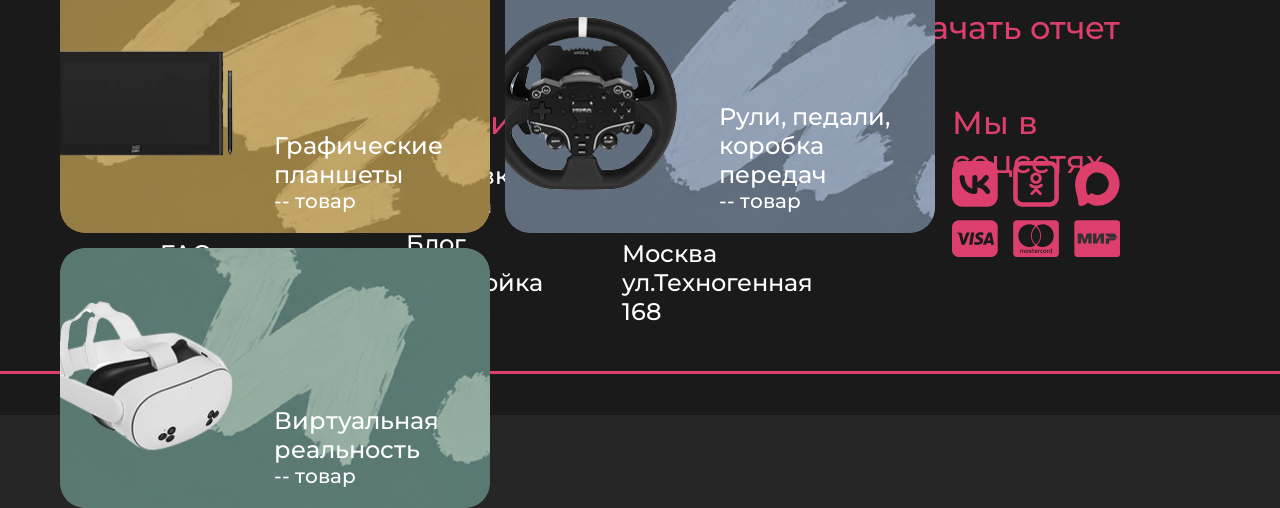
<file: pages/catalog.html>
<!DOCTYPE html>
<html lang="en">

<head>
  <meta charset="UTF-8">
  <meta name="viewport" content="width=device-width, initial-scale=1.0">
  <title>TetoTech — Каталог</title>
  <link rel="stylesheet" href="../css/style.css">
  <link rel="stylesheet" href="https://cdn.jsdelivr.net/npm/swiper@11/swiper-bundle.min.css" />
</head>

<body>

  <header class="header"> <!--Header-->
    <div class="container header__inner">
      <img width="270" height="70" class="header__logo" src="../images/logo.svg" alt="">
      <ul class="header__nav">
        <li><a href="../index.html">Главная</a></li>
        <li class="nav-active">Каталог</li>
        <li><a href="faq.html">FAQ</a></li>
        <li> <a href="about.html">О нас</a></li>
      </ul>
      <a href="registration.html" class="header__reg">Регистрация</a>
      <button class="burger" id="burger" aria-label="Меню">
        <span class="burger__line"></span>
        <span class="burger__line"></span>
        <span class="burger__line"></span>
      </button>
    </div>
    <div class="mobile-menu" id="mobileMenu">
      <div class="mobile-menu__overlay" id="menuOverlay"></div>
      <div class="mobile-menu__panel">
        <button class="mobile-menu__close" id="menuClose" aria-label="Закрыть">
          <span></span><span></span>
        </button>
        <nav class="mobile-menu__nav">
          <ul>
            <li><a href="../index.html">Главная</a></li>
            <li class="nav-active">Каталог</li>
            <li>FAQ</li>
            <li>О нас</li>
          </ul>
        </nav>
        <p class="mobile-menu__reg">Регистрация</p>
      </div>
    </div>
  </header>

    <section class="container">
        <div class="catalog">
        <h2 class="catalog__title">
Каталог
        </h2>
        <div class="catalog__cards">

            <a href="" class="catalog__card">
                <img width="175" height="195" src="../images/catalog/monitor.png" alt="">
                <div class="catalog__card_info">
                                        <p>
                        -- товар
                    </p>
                    <h3>
                        Мониторы
                    </h3>
                </div>
            </a>
            
                        <a href="" class="catalog__card">
                <img width="175" height="195" src="../images/catalog/microfon.png" alt="">
                <div class="catalog__card_info">
                                        <p>
                        -- товар
                    </p>
                    <h3>
                        Микрофоны
                    </h3>
                </div>
            </a>
            
                        <a href="" class="catalog__card">
                <img width="175" height="195" src="../images/catalog/mouse_pad.png" alt="">
                <div class="catalog__card_info">
                                        <p>
                        -- товар
                    </p>
                    <h3>
                        Коврики для мыши
                    </h3>
                </div>
            </a>
            
                        <a href="mouses/spisok.html" class="catalog__card">
                <img width="175" height="195" src="../images/catalog/mouse.png" alt="">
                <div class="catalog__card_info">
                                        <p>
                        -- товар
                    </p>
                    <h3>
                        Мышки
                    </h3>
                </div>
            </a>
            
                        <a href="" class="catalog__card">
                <img width="175" height="195" src="../images/catalog/keyboard.png" alt="">
                <div class="catalog__card_info">
                                        <p>
                        -- товар
                    </p>
                    <h3>
                        Клавиатуры
                    </h3>
                </div>
            </a>
            
                        <a href="" class="catalog__card">
                <img width="175" height="195" src="../images/catalog/web.png" alt="">
                <div class="catalog__card_info">
                                        <p>
                        -- товар
                    </p>
                    <h3>
                        Веб-камеры
                    </h3>
                </div>
            </a>
            
                        <a href="" class="catalog__card">
                <img width="175" height="195" src="../images/catalog/headphones.png" alt="">
                <div class="catalog__card_info">
                                        <p>
                        -- товар
                    </p>
                    <h3>
                        Наушники
                    </h3>
                </div>
            </a>
            
                        <a href="" class="catalog__card">
                <img width="175" height="195" src="../images/catalog/dinamiki.png" alt="">
                <div class="catalog__card_info">
                                        <p>
                        -- товар
                    </p>
                    <h3>
                        компьютерная акустика
                    </h3>
                </div>
            </a>
            
                        <a href="" class="catalog__card">
                <img width="175" height="195" src="../images/catalog/usb.png" alt="">
                <div class="catalog__card_info">
                                        <p>
                        -- товар
                    </p>
                    <h3>
                        USB-разветлитель
                    </h3>
                </div>
            </a>
            
                        <a href="" class="catalog__card">
                <img width="175" height="195" src="../images/catalog/geimpad.png" alt="">
                <div class="catalog__card_info">
                                        <p>
                        -- товар
                    </p>
                    <h3>
                        Геймпады и контроллеры
                    </h3>
                </div>
            </a>
            
                        <a href="" class="catalog__card">
                <img width="175" height="195" src="../images/catalog/planshet.png" alt="">
                <div class="catalog__card_info">
                                        <p>
                        -- товар
                    </p>
                    <h3>
                        Графические планшеты
                    </h3>
                </div>
            </a>
            
                        <a href="" class="catalog__card">
                <img width="175" height="195" src="../images/catalog/rule.png" alt="">
                <div class="catalog__card_info">
                                        <p>
                        -- товар
                    </p>
                    <h3>
                        Рули, педали, коробка передач
                    </h3>
                </div>
            </a>
            
                        <a href="" class="catalog__card">
                <img width="175" height="195" src="../images/catalog/vr.png" alt="">
                <div class="catalog__card_info">
                                        <p>
                        -- товар
                    </p>
                    <h3>
                        Виртуальная реальность
                    </h3>
                </div>
            </a>
            
            
        </div>
        </div>
    </section>


  <footer class="footer">
    <div class="footer__title">
      <img width="270" src="../images/logo.svg" alt="">
      <p class="footer__title_downoload">Скачать отчет</p>
    </div>
    <div class="footer__main">
      <ul>
        <p>Навигация</p>
        <li>Главная</li>
        <li>Каталог</li>
        <li>FAQ</li>
        <li>О нас</li>
        <li>Регистрация</li>
      </ul>
      <ul>
        <p>Сервис</p>
        <li>Доставка и оплата</li>
        <li>Блог</li>
        <li>Настройка ПО</li>
      </ul>
      <ul id="footer">
        <p>Контакты</p>
        <li>Test@mail.ru</li>
        <li>+7(999)562-32-32</li>
        <li>Москва ул.Техногенная 168</li>
      </ul>
      <ul id="footer__last">
        <p>Мы в соцсетях</p>
        <svg width="250" height="143" viewBox="0 0 250 143" fill="none" xmlns="http://www.w3.org/2000/svg">
          <path fill-rule="evenodd" clip-rule="evenodd"
            d="M15.1111 0C11.1034 0 7.25982 1.59206 4.42594 4.42594C1.59206 7.25982 0 11.1034 0 15.1111V52.8889C0 56.8966 1.59206 60.7402 4.42594 63.5741C7.25982 66.4079 11.1034 68 15.1111 68H52.8889C56.8966 68 60.7402 66.4079 63.5741 63.5741C66.4079 60.7402 68 56.8966 68 52.8889V15.1111C68 11.1034 66.4079 7.25982 63.5741 4.42594C60.7402 1.59206 56.8966 0 52.8889 0H15.1111ZM54.1431 26.6522C54.6992 25.8186 54.9013 24.7983 54.7051 23.8156C54.5088 22.833 53.9303 21.9685 53.0967 21.4124C52.2631 20.8564 51.2427 20.6542 50.26 20.8505C49.2774 21.0467 48.413 21.6253 47.8569 22.4589C46.5196 24.2344 45.118 25.9344 43.4784 27.4456C41.5782 29.1984 39.6553 30.5131 37.7816 31.2913L37.7513 24.1136C37.6431 23.1946 37.2013 22.3473 36.5098 21.7325C35.8184 21.1176 34.9253 20.7779 34 20.7778C31.9524 20.8949 30.2222 22.406 30.2222 24.5556V41.0758C22.8631 39.0358 18.8889 31.8958 18.8889 24.5556C18.8889 23.5536 18.4909 22.5927 17.7824 21.8843C17.0739 21.1758 16.113 20.7778 15.1111 20.7778C14.1092 20.7778 13.1483 21.1758 12.4398 21.8843C11.7313 22.5927 11.3333 23.5536 11.3333 24.5556C11.3333 38.2764 20.8156 49.1111 34 49.1111C35.0019 49.1111 35.9628 48.7131 36.6713 48.0046C37.3798 47.2962 37.7778 46.3353 37.7778 45.3333V39.4287C42.8098 39.8291 47.6907 43.384 49.5116 47.022C49.7237 47.4813 50.026 47.8933 50.4004 48.2336C50.7748 48.5738 51.2138 48.8354 51.6912 49.0028C52.1687 49.1702 52.6749 49.2399 53.1798 49.208C53.6847 49.176 54.1781 49.043 54.6306 48.8167C55.0831 48.5904 55.4856 48.2756 55.8141 47.8908C56.1426 47.5061 56.3905 47.0592 56.543 46.5769C56.6956 46.0945 56.7497 45.5864 56.7022 45.0827C56.6546 44.579 56.5064 44.09 56.2662 43.6447C54.4604 40.0293 51.0907 36.6482 46.9427 34.442C47.5018 33.9836 48.0559 33.5026 48.6049 32.9989C50.6864 31.1009 52.5445 28.9716 54.1431 26.6522Z"
            fill="#DD3F6C" />
          <path
            d="M123.403 40.7868C120.785 40.5114 118.429 39.862 116.41 38.2708C116.158 38.0736 115.9 37.8832 115.672 37.6588C114.788 36.8088 114.696 35.8262 115.4 34.8198C115.995 33.9562 116.998 33.725 118.045 34.218C118.249 34.3142 118.442 34.4304 118.623 34.5648C122.387 37.1692 127.558 37.2406 131.339 34.6804C131.701 34.3822 132.122 34.1623 132.573 34.0344C132.991 33.912 133.438 33.934 133.843 34.0968C134.247 34.2597 134.584 34.5539 134.8 34.932C135.354 35.8398 135.344 36.7238 134.664 37.4276C133.623 38.49 132.361 39.3116 130.968 39.8348C129.649 40.3516 128.201 40.61 126.769 40.7834C126.987 41.0214 127.089 41.137 127.225 41.273C129.17 43.2337 131.114 45.1989 133.056 47.1686C133.716 47.8418 133.855 48.6748 133.491 49.4568C133.093 50.3068 132.203 50.8712 131.332 50.81C130.804 50.7559 130.316 50.5045 129.965 50.1062C128.5 48.6204 127.007 47.1618 125.569 45.6488C125.151 45.2068 124.947 45.2918 124.58 45.6726C123.102 47.2004 121.607 48.7122 120.095 50.2082C119.419 50.878 118.613 51.0004 117.827 50.6162C117.425 50.4266 117.086 50.1249 116.851 49.7474C116.616 49.3699 116.494 48.9326 116.501 48.4878C116.547 47.9376 116.802 47.426 117.215 47.0598L122.975 41.2492C123.101 41.12 123.22 40.984 123.403 40.7868Z"
            fill="#DD3F6C" />
          <path
            d="M124.96 34C122.714 33.9803 120.567 33.0736 118.987 31.4775C117.407 29.8815 116.522 27.7255 116.524 25.4796C116.535 23.224 117.44 21.0647 119.04 19.4751C120.641 17.8856 122.806 16.9955 125.062 17C126.184 17.0062 127.293 17.2342 128.327 17.6708C129.36 18.1075 130.297 18.7441 131.084 19.5442C131.87 20.3443 132.491 21.292 132.91 22.3328C133.328 23.3736 133.537 24.487 133.524 25.6088C133.501 30.2532 129.659 34.017 124.96 34ZM129.189 25.4932C129.19 24.9471 129.082 24.4062 128.873 23.9017C128.664 23.3971 128.358 22.9388 127.971 22.5531C127.584 22.1674 127.125 21.8618 126.62 21.654C126.115 21.4461 125.574 21.34 125.028 21.3418C124.477 21.3391 123.931 21.446 123.422 21.6565C122.913 21.8669 122.451 22.1766 122.063 22.5674C121.675 22.9583 121.369 23.4225 121.162 23.933C120.956 24.4435 120.853 24.9901 120.859 25.5408C120.863 26.087 120.974 26.6271 121.187 27.1301C121.4 27.6331 121.71 28.0891 122.1 28.472C122.489 28.8549 122.95 29.1571 123.457 29.3612C123.964 29.5654 124.505 29.6674 125.052 29.6616C125.598 29.6621 126.138 29.5544 126.643 29.3447C127.147 29.135 127.605 28.8275 127.989 28.4399C128.374 28.0523 128.678 27.5924 128.884 27.0866C129.09 26.5809 129.194 26.0393 129.189 25.4932Z"
            fill="#DD3F6C" />
          <path
            d="M104.6 6.8C102.797 6.8 101.067 7.51643 99.7917 8.79167C98.5164 10.0669 97.8 11.7965 97.8 13.6V54.4C97.8 56.2035 98.5164 57.9331 99.7917 59.2083C101.067 60.4836 102.797 61.2 104.6 61.2H145.4C147.203 61.2 148.933 60.4836 150.208 59.2083C151.484 57.9331 152.2 56.2035 152.2 54.4V13.6C152.2 11.7965 151.484 10.0669 150.208 8.79167C148.933 7.51643 147.203 6.8 145.4 6.8H104.6ZM104.6 0H145.4C149.007 0 152.466 1.43285 155.017 3.98335C157.567 6.53384 159 9.99306 159 13.6V54.4C159 58.0069 157.567 61.4662 155.017 64.0167C152.466 66.5671 149.007 68 145.4 68H104.6C100.993 68 97.5338 66.5671 94.9833 64.0167C92.4329 61.4662 91 58.0069 91 54.4V13.6C91 9.99306 92.4329 6.53384 94.9833 3.98335C97.5338 1.43285 100.993 0 104.6 0Z"
            fill="#DD3F6C" />
          <path
            d="M215.093 0.906608C195.392 1.93605 182.387 17.3872 183.209 36.8711C183.568 45.3994 186.996 52.7377 187.808 60.8316C188.016 62.9283 187.411 65.5161 189.829 66.4322C192.804 67.556 197.366 65.6672 199.859 63.9388C200.709 63.3627 201.521 62.6922 202.145 61.861C204.723 63.5705 207.169 65.2233 210.239 65.9599C223.754 69.1994 238.563 61.7855 245.145 49.876C257.518 27.5022 240.791 -0.434503 215.093 0.906608ZM207.443 47.5999C206.376 48.431 205.346 49.5644 204.166 50.216C202.456 51.1322 201.928 50.1783 201.285 48.6672C199.264 43.8599 199.019 35.6716 200.199 30.6377C201.786 23.7905 207.084 17.7649 214.366 17.1227C221.733 16.4711 228.57 20.2111 231.659 26.9638C238.496 41.9899 220.996 56.8272 207.443 47.6094V47.5999Z"
            fill="#DD3F6C" />
          <path
            d="M55.59 111.547L53.21 118.147H57.018C56.508 115.878 56.032 113.713 55.59 111.547ZM55.59 111.547L53.21 118.147H57.018C56.508 115.878 56.032 113.713 55.59 111.547ZM57.8 88H10.2C7.49479 88 4.90038 89.0865 2.98751 91.0205C1.07464 92.9544 0 95.5775 0 98.3125V132.688C0 135.423 1.07464 138.046 2.98751 139.98C4.90038 141.914 7.49479 143 10.2 143H57.8C60.5052 143 63.0996 141.914 65.0125 139.98C66.9254 138.046 68 135.423 68 132.688V98.3125C68 95.5775 66.9254 92.9544 65.0125 91.0205C63.0996 89.0865 60.5052 88 57.8 88ZM18.734 124.575H14.79C14.45 124.575 14.314 124.575 14.246 124.128C12.954 119.178 11.696 114.194 10.404 109.244C10.3851 109.112 10.335 108.987 10.258 108.88C10.1811 108.772 10.0795 108.685 9.962 108.625C8.65823 107.89 7.27864 107.302 5.848 106.872L5.474 106.597C5.62118 106.587 5.76882 106.587 5.916 106.597H12.716C13.0019 106.558 13.2926 106.581 13.5695 106.662C13.8464 106.744 14.1034 106.883 14.3242 107.07C14.545 107.258 14.7246 107.49 14.8517 107.752C14.9787 108.014 15.0503 108.299 15.062 108.591L17 118.491V118.731L17.17 118.319L21.25 106.872C21.2749 106.741 21.349 106.625 21.4568 106.548C21.5645 106.471 21.6976 106.439 21.828 106.459H26.384C26.384 106.631 26.384 106.769 26.214 106.906L19.176 124.094C19.1544 124.208 19.1015 124.313 19.0234 124.399C18.9452 124.484 18.8449 124.545 18.734 124.575ZM25.534 124.575C26.486 118.525 27.472 112.509 28.424 106.528H33.082C32.0873 112.539 31.124 118.554 30.192 124.575H25.534ZM44.2 122.891C42.84 123.956 41.2182 124.609 39.508 124.781C37.2896 125.018 35.0478 124.699 32.98 123.853C33.218 122.513 33.456 121.172 33.66 119.831L34.17 120.106C35.898 121.004 37.8797 121.271 39.78 120.863C40.528 120.691 41.208 120.381 41.344 119.522C41.3785 119.163 41.298 118.802 41.1144 118.492C40.9308 118.183 40.6537 117.941 40.324 117.803C39.644 117.356 38.93 117.047 38.25 116.6C37.4237 116.11 36.6588 115.522 35.972 114.847C35.2628 114.002 34.8735 112.93 34.8735 111.822C34.8735 110.714 35.2628 109.642 35.972 108.797C36.992 107.645 38.352 106.851 39.848 106.528C42.0942 105.919 44.4731 106.039 46.648 106.872H46.852C46.614 108.144 46.41 109.416 46.206 110.584C45.3328 110.334 44.4477 110.127 43.554 109.966C42.6721 109.878 41.7839 109.878 40.902 109.966C40.5822 110.029 40.2871 110.184 40.052 110.413C39.9377 110.509 39.8457 110.63 39.7827 110.767C39.7196 110.903 39.6869 111.052 39.6869 111.203C39.6869 111.354 39.7196 111.503 39.7827 111.639C39.8457 111.776 39.9377 111.897 40.052 111.994C40.46 112.367 40.902 112.688 41.378 112.956C42.262 113.506 43.18 113.987 44.03 114.572C44.7346 115 45.3204 115.602 45.7325 116.321C46.1447 117.04 46.3698 117.853 46.3868 118.684C46.4037 119.515 46.2121 120.336 45.8296 121.072C45.4472 121.808 44.8865 122.433 44.2 122.891ZM58.174 124.541C58.174 123.75 57.868 122.994 57.732 122.237C57.596 121.481 57.562 121.859 57.29 121.859H52.122C52.0149 121.848 51.9074 121.877 51.8197 121.94C51.7321 122.004 51.6703 122.097 51.646 122.203C51.408 122.891 51.17 123.578 50.898 124.266C50.8671 124.336 50.8201 124.397 50.7609 124.445C50.7018 124.493 50.6322 124.525 50.558 124.541H45.968L46.138 124.128L52.938 107.834C53.0625 107.455 53.2985 107.124 53.6145 106.884C53.9304 106.645 54.3113 106.508 54.706 106.494H58.82C60.078 112.509 61.302 118.525 62.56 124.541H58.174ZM55.454 111.513L53.074 118.113H56.882C56.44 115.878 55.964 113.713 55.522 111.547L55.454 111.513Z"
            fill="#DD3F6C" />
          <path
            d="M148.01 134.318C148.01 135.153 147.468 135.754 146.688 135.754C145.885 135.754 145.366 135.116 145.366 134.318C145.366 133.52 145.885 132.882 146.688 132.882C147.468 132.882 148.01 133.52 148.01 134.318ZM111.319 132.882C110.479 132.882 109.997 133.52 109.997 134.318C109.997 135.116 110.481 135.754 111.319 135.754C112.086 135.754 112.604 135.153 112.604 134.318C112.591 133.52 112.086 132.882 111.319 132.882ZM125.19 132.846C124.553 132.846 124.162 133.275 124.068 133.914H126.323C126.217 133.213 125.804 132.846 125.19 132.846ZM137.916 132.882C137.113 132.882 136.631 133.52 136.631 134.318C136.631 135.116 137.115 135.754 137.916 135.754C138.72 135.754 139.238 135.153 139.238 134.318C139.238 133.52 138.718 132.882 137.916 132.882ZM150.417 136.086C150.417 136.123 150.454 136.148 150.454 136.221C150.454 136.258 150.417 136.282 150.417 136.355C150.381 136.393 150.381 136.417 150.358 136.453C150.322 136.49 150.298 136.514 150.228 136.514C150.192 136.552 150.169 136.552 150.099 136.552C150.063 136.552 150.039 136.552 149.969 136.514C149.933 136.514 149.91 136.477 149.876 136.453C149.839 136.415 149.816 136.391 149.816 136.355C149.78 136.293 149.78 136.258 149.78 136.221C149.78 136.159 149.78 136.123 149.816 136.086C149.816 136.024 149.852 135.989 149.876 135.951C149.912 135.913 149.935 135.913 149.969 135.889C150.029 135.852 150.063 135.852 150.099 135.852C150.158 135.852 150.192 135.852 150.228 135.889C150.288 135.924 150.322 135.924 150.358 135.951C150.394 135.978 150.381 136.024 150.417 136.086ZM150.158 136.258C150.218 136.258 150.218 136.221 150.252 136.221C150.288 136.183 150.288 136.159 150.288 136.123C150.288 136.088 150.288 136.061 150.252 136.026C150.218 136.026 150.192 135.989 150.122 135.989H149.933V136.417H150.026V136.245H150.063L150.192 136.417H150.286L150.158 136.258ZM159 93.8933V137.107C158.998 138.669 158.401 140.167 157.338 141.272C156.276 142.377 154.835 142.998 153.333 143H96.6672C95.1647 142.998 93.7242 142.377 92.6617 141.272C91.5993 140.167 91.0017 138.669 91 137.107V93.8933C91.0017 92.3309 91.5993 90.8329 92.6617 89.7281C93.7242 88.6232 95.1647 88.0018 96.6672 88H153.333C154.835 88.0018 156.276 88.6232 157.338 89.7281C158.401 90.8329 158.998 92.3309 159 93.8933ZM98.5584 111.03C98.5584 120.421 105.889 128.031 114.908 128.031C118.119 128.022 121.259 127.037 123.939 125.196C115.333 117.917 115.392 104.18 123.939 96.8986C121.261 95.052 118.12 94.066 114.908 94.0635C105.889 94.0524 98.5584 101.674 98.5584 111.03ZM125.001 124.388C133.324 117.635 133.288 104.476 125.001 97.6874C116.714 104.476 116.678 117.648 125.001 124.388ZM108.201 133.755C108.201 132.687 107.528 131.987 106.465 131.949C105.921 131.949 105.343 132.122 104.954 132.747C104.672 132.243 104.187 131.949 103.514 131.949C103.269 131.944 103.026 132.002 102.808 132.117C102.59 132.233 102.402 132.403 102.262 132.612V132.073H101.295V136.579H102.262C102.262 134.258 101.967 132.871 103.325 132.871C104.529 132.871 104.294 134.124 104.294 136.579H105.226C105.226 134.331 104.931 132.871 106.289 132.871C107.494 132.871 107.256 134.099 107.256 136.579H108.225V133.755H108.201ZM113.503 132.073H112.57V132.612C112.405 132.398 112.195 132.226 111.955 132.111C111.715 131.996 111.453 131.941 111.189 131.949C109.974 131.949 109.041 132.957 109.041 134.318C109.041 135.692 109.974 136.687 111.189 136.687C111.803 136.687 112.251 136.453 112.57 136.024V136.59H113.503V132.073ZM118.284 135.215C118.284 133.374 115.581 134.208 115.581 133.348C115.581 132.647 116.986 132.76 117.766 133.213L118.155 132.415C117.045 131.666 114.589 131.68 114.589 133.423C114.589 135.178 117.292 134.442 117.292 135.264C117.292 136.037 115.698 135.975 114.848 135.361L114.436 136.134C115.758 137.067 118.284 136.87 118.284 135.213V135.215ZM122.464 136.355L122.205 135.52C121.756 135.776 120.764 136.059 120.764 135.016V132.979H122.311V132.071H120.764V130.696H119.795V132.071H118.898V132.968H119.795V135.018C119.795 137.18 121.837 136.786 122.464 136.355ZM124.032 134.711H127.279C127.279 132.723 126.406 131.936 125.224 131.936C123.973 131.936 123.076 132.906 123.076 134.305C123.076 136.822 125.745 137.239 127.066 136.048L126.618 135.312C125.698 136.099 124.304 136.024 124.032 134.711ZM131.01 132.073C130.469 131.828 129.642 131.852 129.217 132.612V132.073H128.248V136.579H129.217V134.037C129.217 132.612 130.339 132.798 130.728 133.005L131.01 132.073ZM132.262 134.318C132.262 132.917 133.633 132.464 134.706 133.286L135.154 132.488C133.783 131.372 131.293 131.985 131.293 134.329C131.293 136.76 133.936 137.25 135.154 136.17L134.706 135.372C133.62 136.17 132.262 135.692 132.262 134.316V134.318ZM140.135 132.073H139.166V132.612C138.186 131.262 135.636 132.024 135.636 134.318C135.636 136.676 138.28 137.35 139.166 136.024V136.59H140.135V132.073ZM144.113 132.073C143.83 131.925 142.814 131.717 142.319 132.612V132.073H141.386V136.579H142.319V134.037C142.319 132.687 143.382 132.773 143.83 133.005L144.113 132.073ZM148.87 130.243H147.938V132.612C146.969 131.275 144.408 131.987 144.408 134.318C144.408 136.7 147.064 137.336 147.938 136.024V136.59H148.87V130.243ZM149.769 121.024V121.59H149.863V121.024H150.086V120.927H149.542V121.024H149.769ZM150.547 136.221C150.547 136.159 150.547 136.086 150.513 136.024C150.477 135.986 150.454 135.927 150.42 135.889C150.386 135.852 150.326 135.827 150.29 135.792C150.23 135.792 150.16 135.754 150.101 135.754C150.065 135.754 150.007 135.792 149.935 135.792C149.888 135.819 149.845 135.851 149.805 135.889C149.746 135.924 149.712 135.986 149.712 136.024C149.676 136.086 149.676 136.159 149.676 136.221C149.676 136.258 149.676 136.318 149.712 136.393C149.712 136.43 149.748 136.49 149.805 136.528C149.842 136.568 149.886 136.601 149.935 136.625C149.995 136.66 150.065 136.66 150.101 136.66C150.16 136.66 150.23 136.66 150.29 136.625C150.326 136.587 150.383 136.563 150.42 136.528C150.456 136.492 150.479 136.43 150.513 136.393C150.547 136.32 150.547 136.258 150.547 136.221ZM150.925 120.914H150.76L150.57 121.343L150.381 120.914H150.216V121.577H150.309V121.073L150.498 121.502H150.628L150.794 121.073V121.577H150.923L150.925 120.914ZM151.444 111.03C151.444 101.674 144.113 94.0524 135.094 94.0524C131.883 94.0614 128.744 95.0469 126.064 96.8875C134.576 104.169 134.706 117.942 126.064 125.185C128.743 127.028 131.882 128.014 135.094 128.02C144.113 128.034 151.444 120.421 151.444 111.03Z"
            fill="#DD3F6C" />
          <rect x="182" y="88" width="68" height="55" rx="5" fill="#DD3F6C" />
          <path
            d="M228.861 114.781V123H233.866V118.129H239.537C241.923 118.114 243.949 116.721 244.717 114.781H228.861Z"
            fill="#313131" />
          <path
            d="M228.169 108C228.461 111.356 231.947 114.012 236.201 114.012C236.218 114.012 244.9 114.012 244.9 114.012C244.967 113.708 245 113.388 245 113.061C245 110.276 242.54 108.023 239.495 108H228.169Z"
            fill="#313131" />
          <path
            d="M220.556 113.928C220.615 113.837 220.706 113.784 220.823 113.784C220.99 113.784 221.115 113.906 221.123 114.05V122.916H226.128V108H221.123C220.49 108.023 219.772 108.441 219.505 108.967L215.527 116.76C215.519 116.79 215.502 116.82 215.485 116.851C215.427 116.927 215.327 116.98 215.21 116.98C215.027 116.98 214.876 116.843 214.876 116.676V108H209.872V122.916H214.876C215.502 122.886 216.203 122.467 216.469 121.95L220.556 113.951C220.548 113.944 220.556 113.936 220.556 113.928Z"
            fill="#313131" />
          <path
            d="M202.105 114.195L199.177 122.924H195.574L192.655 114.187C192.63 114.05 192.496 113.944 192.33 113.944C192.146 113.944 192.004 114.081 192.004 114.241V122.916H187V108H191.295H192.571C193.489 108 194.456 108.654 194.723 109.454L197.159 116.722C197.284 117.087 197.476 117.079 197.601 116.722L200.036 109.454C200.303 108.647 201.271 108 202.188 108H203.464H207.76V122.916H202.755V114.241C202.755 114.241 202.755 114.241 202.755 114.233C202.755 114.065 202.605 113.936 202.43 113.936C202.263 113.944 202.13 114.05 202.105 114.195Z"
            fill="#313131" />
        </svg>
      </ul>
    </div>
    <div>
      <div class="line"> </div>
      <p class="footer__subtitle">© 2026 TetoTech. Все права защищены</p>
    </div>
  </footer>

  <script src="https://unpkg.com/swiper/swiper-bundle.min.js"></script>
  <script src="../js/Burger_menu.js"></script>
  <script src="../js/Fones.js"></script>
</body>

</html>
</file>
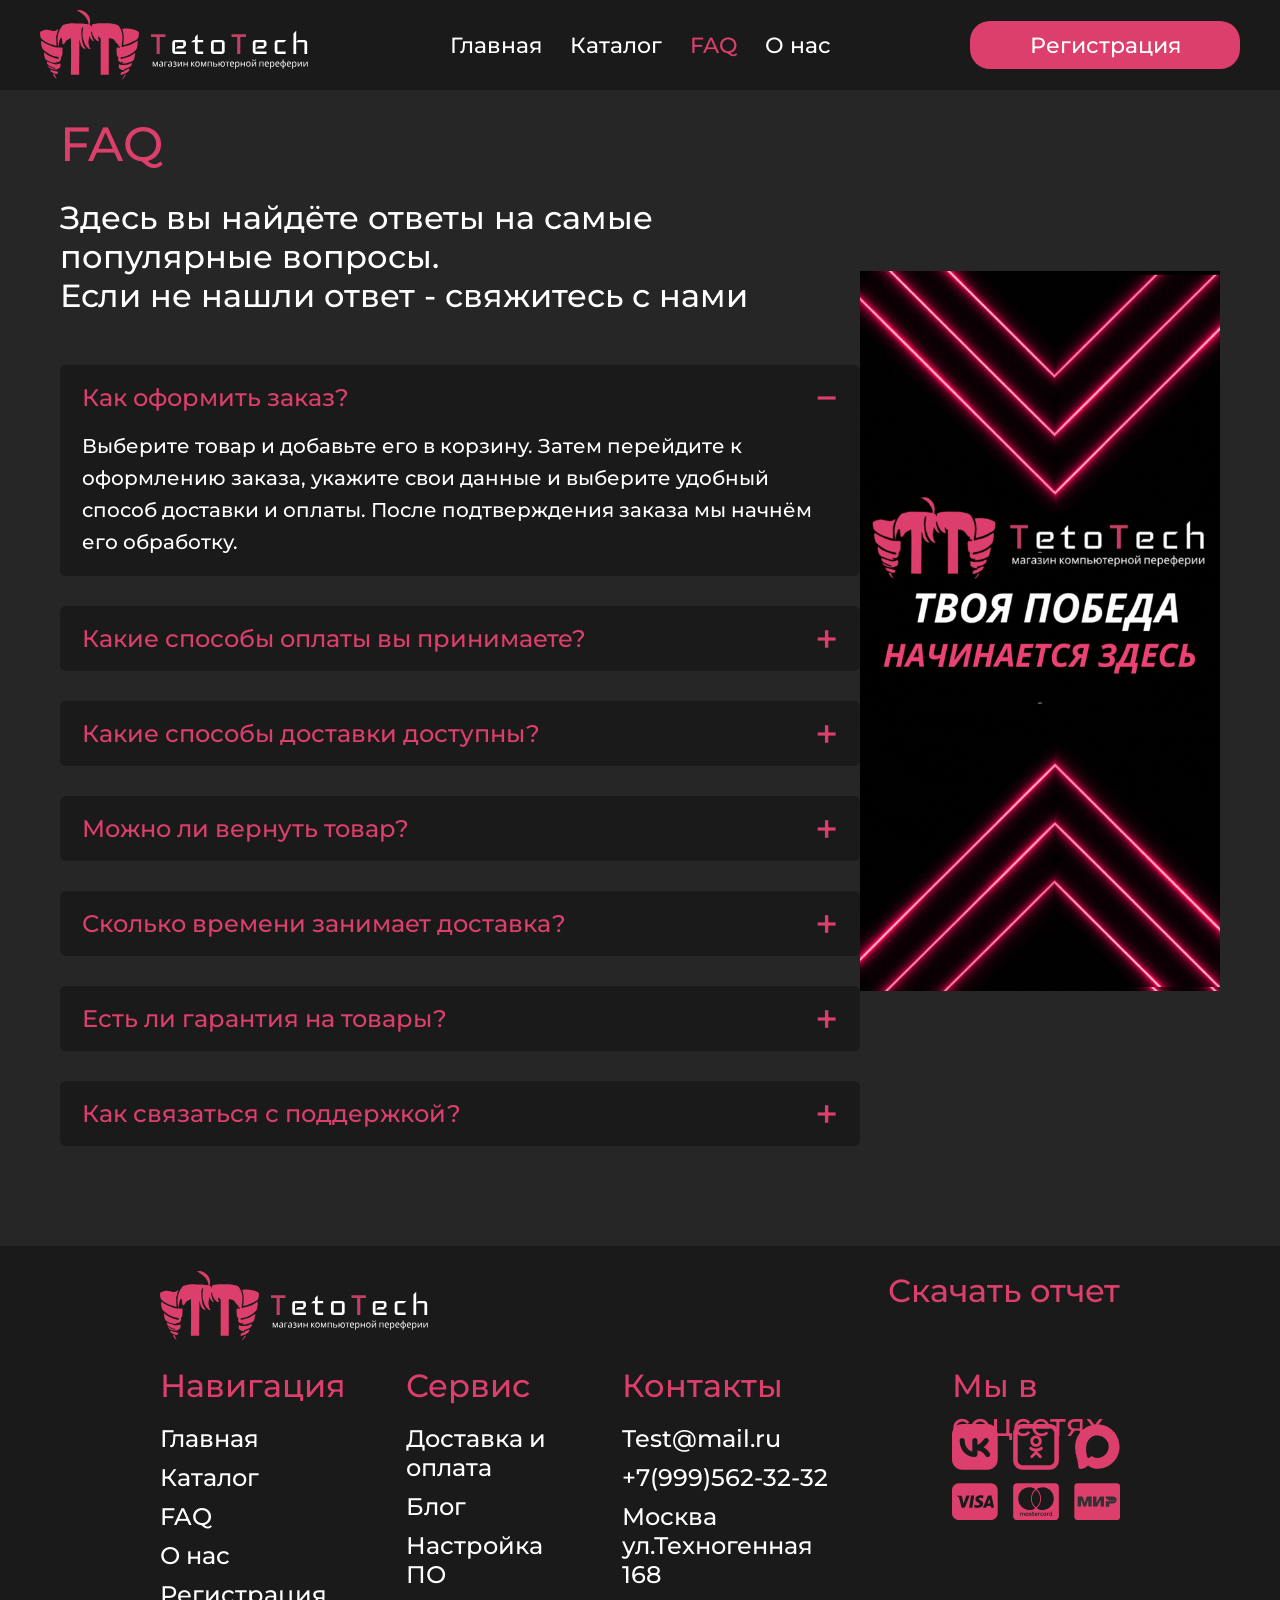
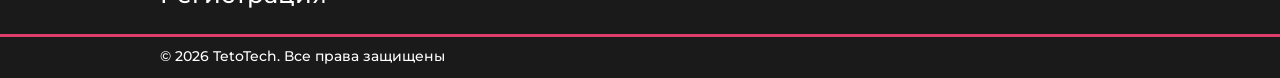
<file: pages/faq.html>
<!DOCTYPE html>
<html lang="en">

<head>
  <meta charset="UTF-8">
  <meta name="viewport" content="width=device-width, initial-scale=1.0">
  <title>TetoTech — FAQ</title>
  <link rel="stylesheet" href="../css/style.css">
  <link rel="stylesheet" href="https://cdn.jsdelivr.net/npm/swiper@11/swiper-bundle.min.css" />
</head>

<body>

  <header class="header"> <!--Header-->
    <div class="container header__inner">
      <img width="270" height="70" class="header__logo" src="../images/logo.svg" alt="">
      <ul class="header__nav">
        <li><a href="../index.html">Главная</a></li>
        <li><a href="catalog.html">Каталог</a></li>
        <li class="nav-active">FAQ</li>
        <li><a href="about.html">О нас</a></li>
      </ul>
      <a href="registration.html" class="header__reg">Регистрация</a>
      <button class="burger" id="burger" aria-label="Меню">
        <span class="burger__line"></span>
        <span class="burger__line"></span>
        <span class="burger__line"></span>
      </button>
    </div>
    <div class="mobile-menu" id="mobileMenu">
      <div class="mobile-menu__overlay" id="menuOverlay"></div>
      <div class="mobile-menu__panel">
        <button class="mobile-menu__close" id="menuClose" aria-label="Закрыть">
          <span></span><span></span>
        </button>
        <nav class="mobile-menu__nav">
          <ul>
            <li><a href="../index.html">Главная</a></li>
            <li class="nav-active">Каталог</li>
            <li>FAQ</li>
            <li>О нас</li>
          </ul>
        </nav>
        <p class="mobile-menu__reg">Регистрация</p>
      </div>
    </div>
  </header>


  <section class="container">
    
    <div class="faq">
        <div>
        <h2 class="faq__title">FAQ</h2>
        <p class="faq__subtitle">
          Здесь вы найдёте ответы на самые популярные вопросы.<br>
          Если не нашли ответ - свяжитесь с нами
        </p>

        <div class="faq__list">
          <div class="faq__item faq__item--open">
            <button class="faq__question" aria-expanded="true">
              Как оформить заказ?
              <span class="faq__icon">−</span>
            </button>
            <div class="faq__answer">
              <p>Выберите товар и добавьте его в корзину. Затем перейдите к оформлению заказа, укажите свои данные и выберите удобный способ доставки и оплаты. После подтверждения заказа мы начнём его обработку.</p>
            </div>
          </div>

          <div class="faq__item">
            <button class="faq__question" aria-expanded="false">
              Какие способы оплаты вы принимаете?
              <span class="faq__icon">+</span>
            </button>
            <div class="faq__answer">
              <p>Мы принимаем оплату банковскими картами (Visa, MasterCard, МИР), наличными при получении, а также через системы электронных платежей (СБП, ЮMoney, QIWI).</p>
            </div>
          </div>

          <div class="faq__item">
            <button class="faq__question" aria-expanded="false">
              Какие способы доставки доступны?
              <span class="faq__icon">+</span>
            </button>
            <div class="faq__answer">
              <p>Доступна курьерская доставка до двери, самовывоз из нашего пункта выдачи, а также доставка через транспортные компании (СДЭК, Почта России, Boxberry) по всей России.</p>
            </div>
          </div>

          <div class="faq__item">
            <button class="faq__question" aria-expanded="false">
              Можно ли вернуть товар?
              <span class="faq__icon">+</span>
            </button>
            <div class="faq__answer">
              <p>Да, вы можете вернуть товар надлежащего качества в течение 14 дней с момента получения. Товар должен быть в оригинальной упаковке и без следов использования. Для оформления возврата свяжитесь с нашей поддержкой.</p>
            </div>
          </div>

          <div class="faq__item">
            <button class="faq__question" aria-expanded="false">
              Сколько времени занимает доставка?
              <span class="faq__icon">+</span>
            </button>
            <div class="faq__answer">
              <p>Срок доставки зависит от вашего города и выбранного способа. Курьерская доставка по Москве — 1–2 дня, по регионам — от 3 до 7 рабочих дней.</p>
            </div>
          </div>

          <div class="faq__item">
            <button class="faq__question" aria-expanded="false">
              Есть ли гарантия на товары?
              <span class="faq__icon">+</span>
            </button>
            <div class="faq__answer">
              <p>Все товары в нашем магазине имеют официальную гарантию производителя. Срок гарантии указан на странице каждого товара и составляет, как правило, от 12 до 24 месяцев.</p>
            </div>
          </div>

          <div class="faq__item">
            <button class="faq__question" aria-expanded="false">
              Как связаться с поддержкой?
              <span class="faq__icon">+</span>
            </button>
            <div class="faq__answer">
              <p>Вы можете написать нам на email: Test@mail.ru, позвонить по номеру +7(999)562-32-32 или воспользоваться онлайн-чатом на сайте. Мы работаем ежедневно с 9:00 до 21:00.</p>
            </div>
          </div>

        </div>
    </div>
    <img width="360"src="../images/gif.gif" alt="">
    </div>
  </section>



  <footer class="footer">
    <div class="footer__title">
      <img width="270" src="../images/logo.svg" alt="">
      <p class="footer__title_downoload">Скачать отчет</p>
    </div>
    <div class="footer__main">
      <ul>
        <p>Навигация</p>
        <li>Главная</li>
        <li>Каталог</li>
        <li>FAQ</li>
        <li>О нас</li>
        <li>Регистрация</li>
      </ul>
      <ul>
        <p>Сервис</p>
        <li>Доставка и оплата</li>
        <li>Блог</li>
        <li>Настройка ПО</li>
      </ul>
      <ul id="footer">
        <p>Контакты</p>
        <li>Test@mail.ru</li>
        <li>+7(999)562-32-32</li>
        <li>Москва ул.Техногенная 168</li>
      </ul>
      <ul id="footer__last">
        <p>Мы в соцсетях</p>
        <svg width="250" height="143" viewBox="0 0 250 143" fill="none" xmlns="http://www.w3.org/2000/svg">
          <path fill-rule="evenodd" clip-rule="evenodd"
            d="M15.1111 0C11.1034 0 7.25982 1.59206 4.42594 4.42594C1.59206 7.25982 0 11.1034 0 15.1111V52.8889C0 56.8966 1.59206 60.7402 4.42594 63.5741C7.25982 66.4079 11.1034 68 15.1111 68H52.8889C56.8966 68 60.7402 66.4079 63.5741 63.5741C66.4079 60.7402 68 56.8966 68 52.8889V15.1111C68 11.1034 66.4079 7.25982 63.5741 4.42594C60.7402 1.59206 56.8966 0 52.8889 0H15.1111ZM54.1431 26.6522C54.6992 25.8186 54.9013 24.7983 54.7051 23.8156C54.5088 22.833 53.9303 21.9685 53.0967 21.4124C52.2631 20.8564 51.2427 20.6542 50.26 20.8505C49.2774 21.0467 48.413 21.6253 47.8569 22.4589C46.5196 24.2344 45.118 25.9344 43.4784 27.4456C41.5782 29.1984 39.6553 30.5131 37.7816 31.2913L37.7513 24.1136C37.6431 23.1946 37.2013 22.3473 36.5098 21.7325C35.8184 21.1176 34.9253 20.7779 34 20.7778C31.9524 20.8949 30.2222 22.406 30.2222 24.5556V41.0758C22.8631 39.0358 18.8889 31.8958 18.8889 24.5556C18.8889 23.5536 18.4909 22.5927 17.7824 21.8843C17.0739 21.1758 16.113 20.7778 15.1111 20.7778C14.1092 20.7778 13.1483 21.1758 12.4398 21.8843C11.7313 22.5927 11.3333 23.5536 11.3333 24.5556C11.3333 38.2764 20.8156 49.1111 34 49.1111C35.0019 49.1111 35.9628 48.7131 36.6713 48.0046C37.3798 47.2962 37.7778 46.3353 37.7778 45.3333V39.4287C42.8098 39.8291 47.6907 43.384 49.5116 47.022C49.7237 47.4813 50.026 47.8933 50.4004 48.2336C50.7748 48.5738 51.2138 48.8354 51.6912 49.0028C52.1687 49.1702 52.6749 49.2399 53.1798 49.208C53.6847 49.176 54.1781 49.043 54.6306 48.8167C55.0831 48.5904 55.4856 48.2756 55.8141 47.8908C56.1426 47.5061 56.3905 47.0592 56.543 46.5769C56.6956 46.0945 56.7497 45.5864 56.7022 45.0827C56.6546 44.579 56.5064 44.09 56.2662 43.6447C54.4604 40.0293 51.0907 36.6482 46.9427 34.442C47.5018 33.9836 48.0559 33.5026 48.6049 32.9989C50.6864 31.1009 52.5445 28.9716 54.1431 26.6522Z"
            fill="#DD3F6C" />
          <path
            d="M123.403 40.7868C120.785 40.5114 118.429 39.862 116.41 38.2708C116.158 38.0736 115.9 37.8832 115.672 37.6588C114.788 36.8088 114.696 35.8262 115.4 34.8198C115.995 33.9562 116.998 33.725 118.045 34.218C118.249 34.3142 118.442 34.4304 118.623 34.5648C122.387 37.1692 127.558 37.2406 131.339 34.6804C131.701 34.3822 132.122 34.1623 132.573 34.0344C132.991 33.912 133.438 33.934 133.843 34.0968C134.247 34.2597 134.584 34.5539 134.8 34.932C135.354 35.8398 135.344 36.7238 134.664 37.4276C133.623 38.49 132.361 39.3116 130.968 39.8348C129.649 40.3516 128.201 40.61 126.769 40.7834C126.987 41.0214 127.089 41.137 127.225 41.273C129.17 43.2337 131.114 45.1989 133.056 47.1686C133.716 47.8418 133.855 48.6748 133.491 49.4568C133.093 50.3068 132.203 50.8712 131.332 50.81C130.804 50.7559 130.316 50.5045 129.965 50.1062C128.5 48.6204 127.007 47.1618 125.569 45.6488C125.151 45.2068 124.947 45.2918 124.58 45.6726C123.102 47.2004 121.607 48.7122 120.095 50.2082C119.419 50.878 118.613 51.0004 117.827 50.6162C117.425 50.4266 117.086 50.1249 116.851 49.7474C116.616 49.3699 116.494 48.9326 116.501 48.4878C116.547 47.9376 116.802 47.426 117.215 47.0598L122.975 41.2492C123.101 41.12 123.22 40.984 123.403 40.7868Z"
            fill="#DD3F6C" />
          <path
            d="M124.96 34C122.714 33.9803 120.567 33.0736 118.987 31.4775C117.407 29.8815 116.522 27.7255 116.524 25.4796C116.535 23.224 117.44 21.0647 119.04 19.4751C120.641 17.8856 122.806 16.9955 125.062 17C126.184 17.0062 127.293 17.2342 128.327 17.6708C129.36 18.1075 130.297 18.7441 131.084 19.5442C131.87 20.3443 132.491 21.292 132.91 22.3328C133.328 23.3736 133.537 24.487 133.524 25.6088C133.501 30.2532 129.659 34.017 124.96 34ZM129.189 25.4932C129.19 24.9471 129.082 24.4062 128.873 23.9017C128.664 23.3971 128.358 22.9388 127.971 22.5531C127.584 22.1674 127.125 21.8618 126.62 21.654C126.115 21.4461 125.574 21.34 125.028 21.3418C124.477 21.3391 123.931 21.446 123.422 21.6565C122.913 21.8669 122.451 22.1766 122.063 22.5674C121.675 22.9583 121.369 23.4225 121.162 23.933C120.956 24.4435 120.853 24.9901 120.859 25.5408C120.863 26.087 120.974 26.6271 121.187 27.1301C121.4 27.6331 121.71 28.0891 122.1 28.472C122.489 28.8549 122.95 29.1571 123.457 29.3612C123.964 29.5654 124.505 29.6674 125.052 29.6616C125.598 29.6621 126.138 29.5544 126.643 29.3447C127.147 29.135 127.605 28.8275 127.989 28.4399C128.374 28.0523 128.678 27.5924 128.884 27.0866C129.09 26.5809 129.194 26.0393 129.189 25.4932Z"
            fill="#DD3F6C" />
          <path
            d="M104.6 6.8C102.797 6.8 101.067 7.51643 99.7917 8.79167C98.5164 10.0669 97.8 11.7965 97.8 13.6V54.4C97.8 56.2035 98.5164 57.9331 99.7917 59.2083C101.067 60.4836 102.797 61.2 104.6 61.2H145.4C147.203 61.2 148.933 60.4836 150.208 59.2083C151.484 57.9331 152.2 56.2035 152.2 54.4V13.6C152.2 11.7965 151.484 10.0669 150.208 8.79167C148.933 7.51643 147.203 6.8 145.4 6.8H104.6ZM104.6 0H145.4C149.007 0 152.466 1.43285 155.017 3.98335C157.567 6.53384 159 9.99306 159 13.6V54.4C159 58.0069 157.567 61.4662 155.017 64.0167C152.466 66.5671 149.007 68 145.4 68H104.6C100.993 68 97.5338 66.5671 94.9833 64.0167C92.4329 61.4662 91 58.0069 91 54.4V13.6C91 9.99306 92.4329 6.53384 94.9833 3.98335C97.5338 1.43285 100.993 0 104.6 0Z"
            fill="#DD3F6C" />
          <path
            d="M215.093 0.906608C195.392 1.93605 182.387 17.3872 183.209 36.8711C183.568 45.3994 186.996 52.7377 187.808 60.8316C188.016 62.9283 187.411 65.5161 189.829 66.4322C192.804 67.556 197.366 65.6672 199.859 63.9388C200.709 63.3627 201.521 62.6922 202.145 61.861C204.723 63.5705 207.169 65.2233 210.239 65.9599C223.754 69.1994 238.563 61.7855 245.145 49.876C257.518 27.5022 240.791 -0.434503 215.093 0.906608ZM207.443 47.5999C206.376 48.431 205.346 49.5644 204.166 50.216C202.456 51.1322 201.928 50.1783 201.285 48.6672C199.264 43.8599 199.019 35.6716 200.199 30.6377C201.786 23.7905 207.084 17.7649 214.366 17.1227C221.733 16.4711 228.57 20.2111 231.659 26.9638C238.496 41.9899 220.996 56.8272 207.443 47.6094V47.5999Z"
            fill="#DD3F6C" />
          <path
            d="M55.59 111.547L53.21 118.147H57.018C56.508 115.878 56.032 113.713 55.59 111.547ZM55.59 111.547L53.21 118.147H57.018C56.508 115.878 56.032 113.713 55.59 111.547ZM57.8 88H10.2C7.49479 88 4.90038 89.0865 2.98751 91.0205C1.07464 92.9544 0 95.5775 0 98.3125V132.688C0 135.423 1.07464 138.046 2.98751 139.98C4.90038 141.914 7.49479 143 10.2 143H57.8C60.5052 143 63.0996 141.914 65.0125 139.98C66.9254 138.046 68 135.423 68 132.688V98.3125C68 95.5775 66.9254 92.9544 65.0125 91.0205C63.0996 89.0865 60.5052 88 57.8 88ZM18.734 124.575H14.79C14.45 124.575 14.314 124.575 14.246 124.128C12.954 119.178 11.696 114.194 10.404 109.244C10.3851 109.112 10.335 108.987 10.258 108.88C10.1811 108.772 10.0795 108.685 9.962 108.625C8.65823 107.89 7.27864 107.302 5.848 106.872L5.474 106.597C5.62118 106.587 5.76882 106.587 5.916 106.597H12.716C13.0019 106.558 13.2926 106.581 13.5695 106.662C13.8464 106.744 14.1034 106.883 14.3242 107.07C14.545 107.258 14.7246 107.49 14.8517 107.752C14.9787 108.014 15.0503 108.299 15.062 108.591L17 118.491V118.731L17.17 118.319L21.25 106.872C21.2749 106.741 21.349 106.625 21.4568 106.548C21.5645 106.471 21.6976 106.439 21.828 106.459H26.384C26.384 106.631 26.384 106.769 26.214 106.906L19.176 124.094C19.1544 124.208 19.1015 124.313 19.0234 124.399C18.9452 124.484 18.8449 124.545 18.734 124.575ZM25.534 124.575C26.486 118.525 27.472 112.509 28.424 106.528H33.082C32.0873 112.539 31.124 118.554 30.192 124.575H25.534ZM44.2 122.891C42.84 123.956 41.2182 124.609 39.508 124.781C37.2896 125.018 35.0478 124.699 32.98 123.853C33.218 122.513 33.456 121.172 33.66 119.831L34.17 120.106C35.898 121.004 37.8797 121.271 39.78 120.863C40.528 120.691 41.208 120.381 41.344 119.522C41.3785 119.163 41.298 118.802 41.1144 118.492C40.9308 118.183 40.6537 117.941 40.324 117.803C39.644 117.356 38.93 117.047 38.25 116.6C37.4237 116.11 36.6588 115.522 35.972 114.847C35.2628 114.002 34.8735 112.93 34.8735 111.822C34.8735 110.714 35.2628 109.642 35.972 108.797C36.992 107.645 38.352 106.851 39.848 106.528C42.0942 105.919 44.4731 106.039 46.648 106.872H46.852C46.614 108.144 46.41 109.416 46.206 110.584C45.3328 110.334 44.4477 110.127 43.554 109.966C42.6721 109.878 41.7839 109.878 40.902 109.966C40.5822 110.029 40.2871 110.184 40.052 110.413C39.9377 110.509 39.8457 110.63 39.7827 110.767C39.7196 110.903 39.6869 111.052 39.6869 111.203C39.6869 111.354 39.7196 111.503 39.7827 111.639C39.8457 111.776 39.9377 111.897 40.052 111.994C40.46 112.367 40.902 112.688 41.378 112.956C42.262 113.506 43.18 113.987 44.03 114.572C44.7346 115 45.3204 115.602 45.7325 116.321C46.1447 117.04 46.3698 117.853 46.3868 118.684C46.4037 119.515 46.2121 120.336 45.8296 121.072C45.4472 121.808 44.8865 122.433 44.2 122.891ZM58.174 124.541C58.174 123.75 57.868 122.994 57.732 122.237C57.596 121.481 57.562 121.859 57.29 121.859H52.122C52.0149 121.848 51.9074 121.877 51.8197 121.94C51.7321 122.004 51.6703 122.097 51.646 122.203C51.408 122.891 51.17 123.578 50.898 124.266C50.8671 124.336 50.8201 124.397 50.7609 124.445C50.7018 124.493 50.6322 124.525 50.558 124.541H45.968L46.138 124.128L52.938 107.834C53.0625 107.455 53.2985 107.124 53.6145 106.884C53.9304 106.645 54.3113 106.508 54.706 106.494H58.82C60.078 112.509 61.302 118.525 62.56 124.541H58.174ZM55.454 111.513L53.074 118.113H56.882C56.44 115.878 55.964 113.713 55.522 111.547L55.454 111.513Z"
            fill="#DD3F6C" />
          <path
            d="M148.01 134.318C148.01 135.153 147.468 135.754 146.688 135.754C145.885 135.754 145.366 135.116 145.366 134.318C145.366 133.52 145.885 132.882 146.688 132.882C147.468 132.882 148.01 133.52 148.01 134.318ZM111.319 132.882C110.479 132.882 109.997 133.52 109.997 134.318C109.997 135.116 110.481 135.754 111.319 135.754C112.086 135.754 112.604 135.153 112.604 134.318C112.591 133.52 112.086 132.882 111.319 132.882ZM125.19 132.846C124.553 132.846 124.162 133.275 124.068 133.914H126.323C126.217 133.213 125.804 132.846 125.19 132.846ZM137.916 132.882C137.113 132.882 136.631 133.52 136.631 134.318C136.631 135.116 137.115 135.754 137.916 135.754C138.72 135.754 139.238 135.153 139.238 134.318C139.238 133.52 138.718 132.882 137.916 132.882ZM150.417 136.086C150.417 136.123 150.454 136.148 150.454 136.221C150.454 136.258 150.417 136.282 150.417 136.355C150.381 136.393 150.381 136.417 150.358 136.453C150.322 136.49 150.298 136.514 150.228 136.514C150.192 136.552 150.169 136.552 150.099 136.552C150.063 136.552 150.039 136.552 149.969 136.514C149.933 136.514 149.91 136.477 149.876 136.453C149.839 136.415 149.816 136.391 149.816 136.355C149.78 136.293 149.78 136.258 149.78 136.221C149.78 136.159 149.78 136.123 149.816 136.086C149.816 136.024 149.852 135.989 149.876 135.951C149.912 135.913 149.935 135.913 149.969 135.889C150.029 135.852 150.063 135.852 150.099 135.852C150.158 135.852 150.192 135.852 150.228 135.889C150.288 135.924 150.322 135.924 150.358 135.951C150.394 135.978 150.381 136.024 150.417 136.086ZM150.158 136.258C150.218 136.258 150.218 136.221 150.252 136.221C150.288 136.183 150.288 136.159 150.288 136.123C150.288 136.088 150.288 136.061 150.252 136.026C150.218 136.026 150.192 135.989 150.122 135.989H149.933V136.417H150.026V136.245H150.063L150.192 136.417H150.286L150.158 136.258ZM159 93.8933V137.107C158.998 138.669 158.401 140.167 157.338 141.272C156.276 142.377 154.835 142.998 153.333 143H96.6672C95.1647 142.998 93.7242 142.377 92.6617 141.272C91.5993 140.167 91.0017 138.669 91 137.107V93.8933C91.0017 92.3309 91.5993 90.8329 92.6617 89.7281C93.7242 88.6232 95.1647 88.0018 96.6672 88H153.333C154.835 88.0018 156.276 88.6232 157.338 89.7281C158.401 90.8329 158.998 92.3309 159 93.8933ZM98.5584 111.03C98.5584 120.421 105.889 128.031 114.908 128.031C118.119 128.022 121.259 127.037 123.939 125.196C115.333 117.917 115.392 104.18 123.939 96.8986C121.261 95.052 118.12 94.066 114.908 94.0635C105.889 94.0524 98.5584 101.674 98.5584 111.03ZM125.001 124.388C133.324 117.635 133.288 104.476 125.001 97.6874C116.714 104.476 116.678 117.648 125.001 124.388ZM108.201 133.755C108.201 132.687 107.528 131.987 106.465 131.949C105.921 131.949 105.343 132.122 104.954 132.747C104.672 132.243 104.187 131.949 103.514 131.949C103.269 131.944 103.026 132.002 102.808 132.117C102.59 132.233 102.402 132.403 102.262 132.612V132.073H101.295V136.579H102.262C102.262 134.258 101.967 132.871 103.325 132.871C104.529 132.871 104.294 134.124 104.294 136.579H105.226C105.226 134.331 104.931 132.871 106.289 132.871C107.494 132.871 107.256 134.099 107.256 136.579H108.225V133.755H108.201ZM113.503 132.073H112.57V132.612C112.405 132.398 112.195 132.226 111.955 132.111C111.715 131.996 111.453 131.941 111.189 131.949C109.974 131.949 109.041 132.957 109.041 134.318C109.041 135.692 109.974 136.687 111.189 136.687C111.803 136.687 112.251 136.453 112.57 136.024V136.59H113.503V132.073ZM118.284 135.215C118.284 133.374 115.581 134.208 115.581 133.348C115.581 132.647 116.986 132.76 117.766 133.213L118.155 132.415C117.045 131.666 114.589 131.68 114.589 133.423C114.589 135.178 117.292 134.442 117.292 135.264C117.292 136.037 115.698 135.975 114.848 135.361L114.436 136.134C115.758 137.067 118.284 136.87 118.284 135.213V135.215ZM122.464 136.355L122.205 135.52C121.756 135.776 120.764 136.059 120.764 135.016V132.979H122.311V132.071H120.764V130.696H119.795V132.071H118.898V132.968H119.795V135.018C119.795 137.18 121.837 136.786 122.464 136.355ZM124.032 134.711H127.279C127.279 132.723 126.406 131.936 125.224 131.936C123.973 131.936 123.076 132.906 123.076 134.305C123.076 136.822 125.745 137.239 127.066 136.048L126.618 135.312C125.698 136.099 124.304 136.024 124.032 134.711ZM131.01 132.073C130.469 131.828 129.642 131.852 129.217 132.612V132.073H128.248V136.579H129.217V134.037C129.217 132.612 130.339 132.798 130.728 133.005L131.01 132.073ZM132.262 134.318C132.262 132.917 133.633 132.464 134.706 133.286L135.154 132.488C133.783 131.372 131.293 131.985 131.293 134.329C131.293 136.76 133.936 137.25 135.154 136.17L134.706 135.372C133.62 136.17 132.262 135.692 132.262 134.316V134.318ZM140.135 132.073H139.166V132.612C138.186 131.262 135.636 132.024 135.636 134.318C135.636 136.676 138.28 137.35 139.166 136.024V136.59H140.135V132.073ZM144.113 132.073C143.83 131.925 142.814 131.717 142.319 132.612V132.073H141.386V136.579H142.319V134.037C142.319 132.687 143.382 132.773 143.83 133.005L144.113 132.073ZM148.87 130.243H147.938V132.612C146.969 131.275 144.408 131.987 144.408 134.318C144.408 136.7 147.064 137.336 147.938 136.024V136.59H148.87V130.243ZM149.769 121.024V121.59H149.863V121.024H150.086V120.927H149.542V121.024H149.769ZM150.547 136.221C150.547 136.159 150.547 136.086 150.513 136.024C150.477 135.986 150.454 135.927 150.42 135.889C150.386 135.852 150.326 135.827 150.29 135.792C150.23 135.792 150.16 135.754 150.101 135.754C150.065 135.754 150.007 135.792 149.935 135.792C149.888 135.819 149.845 135.851 149.805 135.889C149.746 135.924 149.712 135.986 149.712 136.024C149.676 136.086 149.676 136.159 149.676 136.221C149.676 136.258 149.676 136.318 149.712 136.393C149.712 136.43 149.748 136.49 149.805 136.528C149.842 136.568 149.886 136.601 149.935 136.625C149.995 136.66 150.065 136.66 150.101 136.66C150.16 136.66 150.23 136.66 150.29 136.625C150.326 136.587 150.383 136.563 150.42 136.528C150.456 136.492 150.479 136.43 150.513 136.393C150.547 136.32 150.547 136.258 150.547 136.221ZM150.925 120.914H150.76L150.57 121.343L150.381 120.914H150.216V121.577H150.309V121.073L150.498 121.502H150.628L150.794 121.073V121.577H150.923L150.925 120.914ZM151.444 111.03C151.444 101.674 144.113 94.0524 135.094 94.0524C131.883 94.0614 128.744 95.0469 126.064 96.8875C134.576 104.169 134.706 117.942 126.064 125.185C128.743 127.028 131.882 128.014 135.094 128.02C144.113 128.034 151.444 120.421 151.444 111.03Z"
            fill="#DD3F6C" />
          <rect x="182" y="88" width="68" height="55" rx="5" fill="#DD3F6C" />
          <path
            d="M228.861 114.781V123H233.866V118.129H239.537C241.923 118.114 243.949 116.721 244.717 114.781H228.861Z"
            fill="#313131" />
          <path
            d="M228.169 108C228.461 111.356 231.947 114.012 236.201 114.012C236.218 114.012 244.9 114.012 244.9 114.012C244.967 113.708 245 113.388 245 113.061C245 110.276 242.54 108.023 239.495 108H228.169Z"
            fill="#313131" />
          <path
            d="M220.556 113.928C220.615 113.837 220.706 113.784 220.823 113.784C220.99 113.784 221.115 113.906 221.123 114.05V122.916H226.128V108H221.123C220.49 108.023 219.772 108.441 219.505 108.967L215.527 116.76C215.519 116.79 215.502 116.82 215.485 116.851C215.427 116.927 215.327 116.98 215.21 116.98C215.027 116.98 214.876 116.843 214.876 116.676V108H209.872V122.916H214.876C215.502 122.886 216.203 122.467 216.469 121.95L220.556 113.951C220.548 113.944 220.556 113.936 220.556 113.928Z"
            fill="#313131" />
          <path
            d="M202.105 114.195L199.177 122.924H195.574L192.655 114.187C192.63 114.05 192.496 113.944 192.33 113.944C192.146 113.944 192.004 114.081 192.004 114.241V122.916H187V108H191.295H192.571C193.489 108 194.456 108.654 194.723 109.454L197.159 116.722C197.284 117.087 197.476 117.079 197.601 116.722L200.036 109.454C200.303 108.647 201.271 108 202.188 108H203.464H207.76V122.916H202.755V114.241C202.755 114.241 202.755 114.241 202.755 114.233C202.755 114.065 202.605 113.936 202.43 113.936C202.263 113.944 202.13 114.05 202.105 114.195Z"
            fill="#313131" />
        </svg>
      </ul>
    </div>
    <div>
      <div class="line"> </div>
      <p class="footer__subtitle">© 2026 TetoTech. Все права защищены</p>
    </div>
  </footer>

  <script src="https://unpkg.com/swiper/swiper-bundle.min.js"></script>
  <script src="../js/Burger_menu.js"></script>
  <script src="../js/Faq.js"></script>
</body>
</html>
</file>
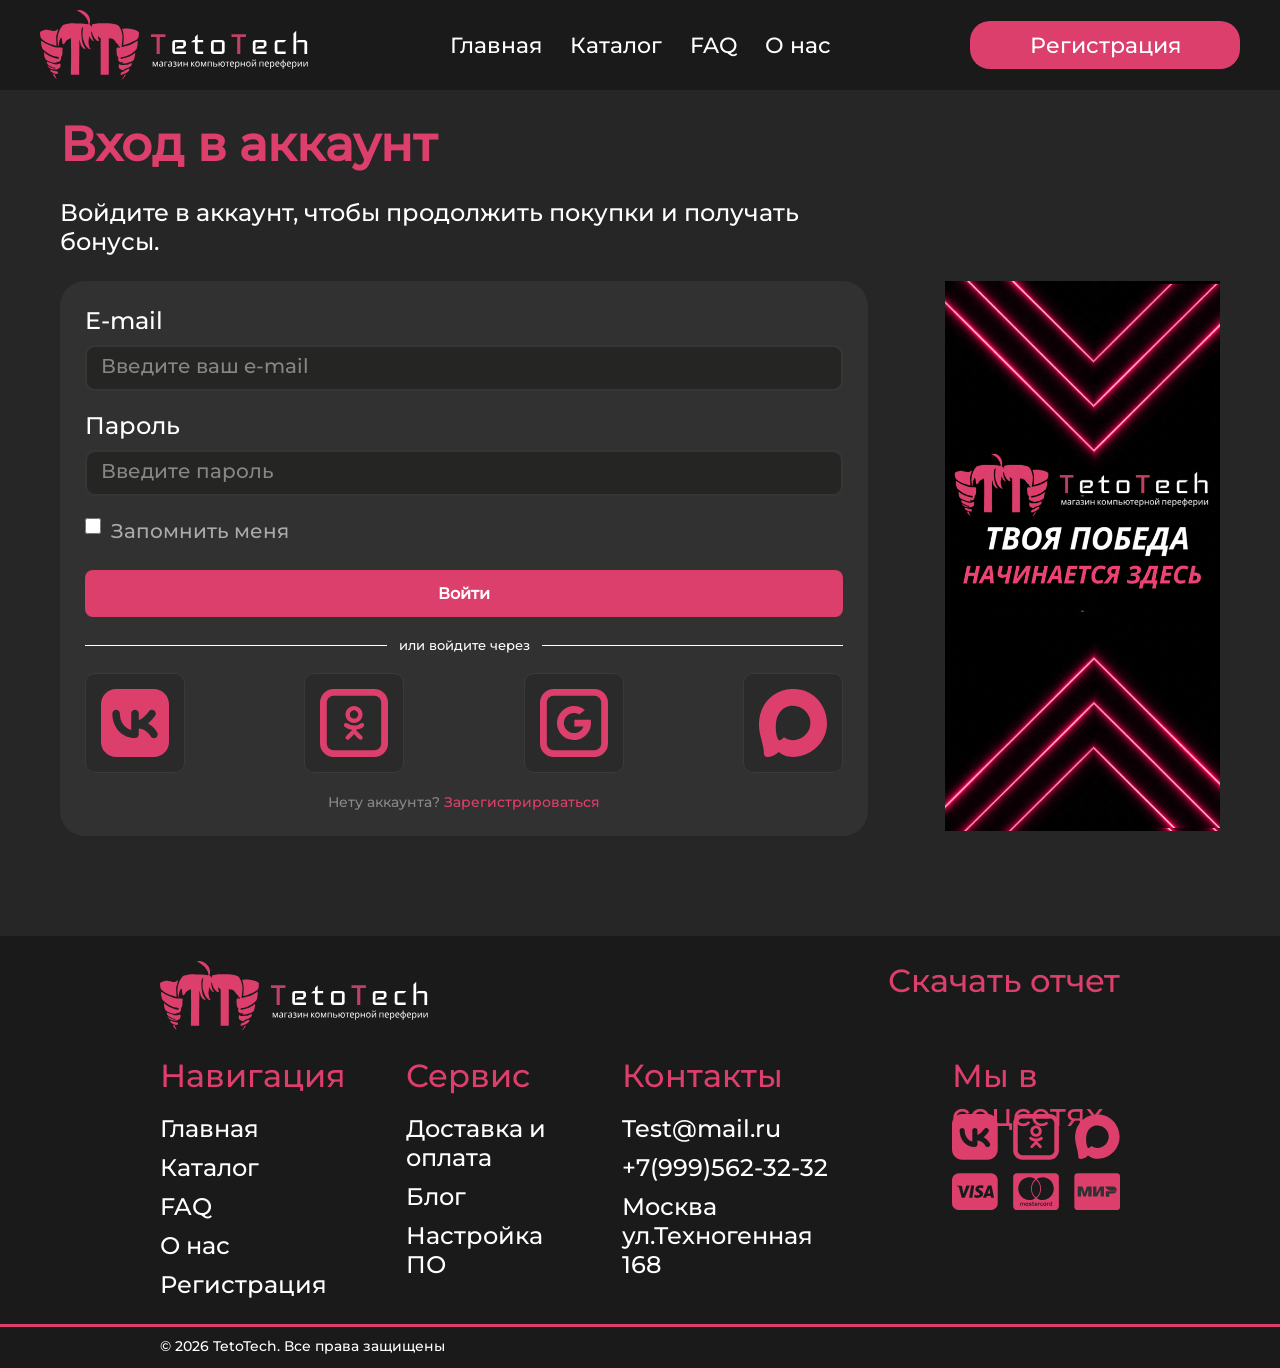
<file: pages/login.html>
<!DOCTYPE html>
<html lang="en">

<head>
  <meta charset="UTF-8">
  <meta name="viewport" content="width=device-width, initial-scale=1.0">
  <title>TetoTech — Вход</title>
  <link rel="stylesheet" href="../css/style.css">
  <link rel="stylesheet" href="https://cdn.jsdelivr.net/npm/swiper@11/swiper-bundle.min.css" />
</head>

<body>

  <header class="header"> <!--Header-->
    <div class="container header__inner">
      <img width="270" height="70" class="header__logo" src="../images/logo.svg" alt="">
      <ul class="header__nav">
        <li><a href="../index.html">Главная</a></li>
        <li> <a href="catalog.html">Каталог</a></li>
        <li><a href="faq.html">FAQ</a></li>
        <li> <a href="about.html">О нас</a></li>
      </ul>
      <p class="header__reg">Регистрация</p>
      <button class="burger" id="burger" aria-label="Меню">
        <span class="burger__line"></span>
        <span class="burger__line"></span>
        <span class="burger__line"></span>
      </button>
    </div>
    <div class="mobile-menu" id="mobileMenu">
      <div class="mobile-menu__overlay" id="menuOverlay"></div>
      <div class="mobile-menu__panel">
        <button class="mobile-menu__close" id="menuClose" aria-label="Закрыть">
          <span></span><span></span>
        </button>
        <nav class="mobile-menu__nav">
          <ul>
            <li><a href="../index.html">Главная</a></li>
            <li class="nav-active">Каталог</li>
            <li>FAQ</li>
            <li>О нас</li>
          </ul>
        </nav>
        <p class="mobile-menu__reg">Регистрация</p>
      </div>
    </div>
  </header>



  <main class="main">
    <h1 class="reg__title">Вход в аккаунт</h1>
    <p class="reg__desc">Войдите в аккаунт, чтобы продолжить покупки и получать бонусы.</p>
 
    <div class="reg__layout">
 
      <!-- FORM CARD -->
      <div class="reg__form-card">
        <div class="reg__field">
          <label class="reg__label" for="login-email">E-mail</label>
          <input class="reg__input" id="login-email" type="email" placeholder="Введите ваш e-mail">
        </div>
 
        <div class="reg__field">
          <label class="reg__label" for="login-password">Пароль</label>
          <input class="reg__input" id="login-password" type="password" placeholder="Введите пароль">
        </div>
 
        <div class="reg__checkbox-row">
          <input class="reg__checkbox" id="remember" type="checkbox">
          <label class="reg__checkbox-label" for="remember">Запомнить меня</label>
        </div>
 
        <button class="reg__submit" onclick="handleLogin()">Войти</button>
 
        <div class="login__divider">
          <div class="login__divider-line"></div>
          <span class="login__divider-text">или войдите через</span>
          <div class="login__divider-line"></div>
        </div>
 
        <div class="login__socials">
          <!-- VK -->
          <button class="login__social-btn" title="VK">
            <svg width="68" height="68" viewBox="0 0 68 68" fill="none" xmlns="http://www.w3.org/2000/svg">
<path fill-rule="evenodd" clip-rule="evenodd" d="M15.1111 0C11.1034 0 7.25982 1.59206 4.42594 4.42594C1.59206 7.25982 0 11.1034 0 15.1111V52.8889C0 56.8966 1.59206 60.7402 4.42594 63.5741C7.25982 66.4079 11.1034 68 15.1111 68H52.8889C56.8966 68 60.7402 66.4079 63.5741 63.5741C66.4079 60.7402 68 56.8966 68 52.8889V15.1111C68 11.1034 66.4079 7.25982 63.5741 4.42594C60.7402 1.59206 56.8966 0 52.8889 0H15.1111ZM54.1431 26.6522C54.6992 25.8186 54.9013 24.7983 54.7051 23.8156C54.5088 22.833 53.9303 21.9685 53.0967 21.4124C52.2631 20.8564 51.2427 20.6542 50.26 20.8505C49.2774 21.0467 48.413 21.6253 47.8569 22.4589C46.5196 24.2344 45.118 25.9344 43.4784 27.4456C41.5782 29.1984 39.6553 30.5131 37.7816 31.2913L37.7513 24.1136C37.6431 23.1946 37.2013 22.3473 36.5098 21.7325C35.8184 21.1176 34.9253 20.7779 34 20.7778C31.9524 20.8949 30.2222 22.406 30.2222 24.5556V41.0758C22.8631 39.0358 18.8889 31.8958 18.8889 24.5556C18.8889 23.5536 18.4909 22.5927 17.7824 21.8843C17.0739 21.1758 16.113 20.7778 15.1111 20.7778C14.1092 20.7778 13.1483 21.1758 12.4398 21.8843C11.7313 22.5927 11.3333 23.5536 11.3333 24.5556C11.3333 38.2764 20.8156 49.1111 34 49.1111C35.0019 49.1111 35.9628 48.7131 36.6713 48.0046C37.3798 47.2962 37.7778 46.3353 37.7778 45.3333V39.4287C42.8098 39.8291 47.6907 43.384 49.5116 47.022C49.7237 47.4813 50.026 47.8933 50.4004 48.2336C50.7748 48.5738 51.2138 48.8354 51.6912 49.0028C52.1687 49.1702 52.6749 49.2399 53.1798 49.208C53.6847 49.176 54.1781 49.043 54.6306 48.8167C55.0831 48.5904 55.4856 48.2756 55.8141 47.8908C56.1426 47.5061 56.3905 47.0592 56.543 46.5769C56.6956 46.0945 56.7497 45.5864 56.7022 45.0827C56.6546 44.579 56.5064 44.09 56.2662 43.6447C54.4604 40.0293 51.0907 36.6482 46.9427 34.442C47.5018 33.9836 48.0559 33.5026 48.6049 32.9989C50.6864 31.1009 52.5445 28.9716 54.1431 26.6522Z" fill="#DD3F6C"/>
</svg>

          </button>
          <!-- OK -->
          <button class="login__social-btn" title="Одноклассники">
            <svg width="68" height="68" viewBox="0 0 68 68" fill="none" xmlns="http://www.w3.org/2000/svg">
<path d="M32.4035 40.7868C29.7855 40.5114 27.4293 39.862 25.4097 38.2708C25.1581 38.0736 24.8997 37.8832 24.6719 37.6588C23.7879 36.8088 23.6961 35.8262 24.3999 34.8198C24.9949 33.9562 25.9979 33.725 27.0451 34.218C27.2487 34.3141 27.4424 34.4303 27.6231 34.5648C31.3869 37.1692 36.5583 37.2406 40.3391 34.6804C40.7015 34.3822 41.1217 34.1622 41.5733 34.0344C41.9913 33.9119 42.4385 33.9339 42.8425 34.0967C43.2466 34.2596 43.584 34.5538 43.8003 34.932C44.3545 35.8398 44.3443 36.7238 43.6643 37.4276C42.6226 38.4899 41.3612 39.3115 39.9685 39.8348C38.6493 40.3516 37.2009 40.61 35.7695 40.7834C35.9871 41.0214 36.0891 41.137 36.2251 41.273C38.1699 43.2336 40.1135 45.1988 42.0561 47.1686C42.7157 47.8418 42.8551 48.6748 42.4913 49.4568C42.0935 50.3068 41.2027 50.8712 40.3323 50.81C39.8043 50.7558 39.3162 50.5045 38.9655 50.1062C37.5001 48.6204 36.0075 47.1618 34.5693 45.6488C34.1511 45.2068 33.9471 45.2918 33.5799 45.6726C32.102 47.2003 30.6071 48.7122 29.0953 50.2082C28.4187 50.878 27.6129 51.0004 26.8275 50.6162C26.4251 50.4265 26.086 50.1249 25.8508 49.7474C25.6156 49.3699 25.4943 48.9325 25.5015 48.4878C25.5465 47.9376 25.8023 47.426 26.2155 47.0598L31.9751 41.2492C32.1009 41.12 32.2199 40.984 32.4035 40.7868Z" fill="#DD3F6C"/>
<path d="M33.9598 34C31.714 33.9803 29.567 33.0736 27.9869 31.4775C26.4068 29.8815 25.5216 27.7255 25.5244 25.4796C25.5352 23.224 26.44 21.0647 28.0404 19.4751C29.6408 17.8856 31.8062 16.9955 34.0618 17C35.1837 17.0062 36.2933 17.2342 37.3268 17.6708C38.3603 18.1075 39.2972 18.7441 40.0837 19.5442C40.8702 20.3443 41.4908 21.292 41.9096 22.3328C42.3285 23.3736 42.5374 24.487 42.5244 25.6088C42.5006 30.2532 38.6586 34.017 33.9598 34ZM38.1894 25.4932C38.1899 24.9471 38.0825 24.4062 37.8734 23.9017C37.6643 23.3971 37.3576 22.9388 36.9709 22.5531C36.5842 22.1674 36.1252 21.8618 35.6202 21.654C35.1151 21.4461 34.574 21.34 34.0278 21.3418C33.4771 21.3391 32.9313 21.446 32.4223 21.6565C31.9133 21.8669 31.4513 22.1766 31.0633 22.5674C30.6753 22.9583 30.369 23.4225 30.1623 23.933C29.9556 24.4435 29.8526 24.9901 29.8594 25.5408C29.863 26.087 29.9744 26.6271 30.1872 27.1301C30.4 27.6331 30.71 28.0891 31.0996 28.472C31.4891 28.8549 31.9504 29.1571 32.457 29.3612C32.9635 29.5654 33.5055 29.6674 34.0516 29.6616C34.5977 29.6621 35.1385 29.5544 35.6427 29.3447C36.147 29.135 36.6046 28.8275 36.9894 28.4399C37.3741 28.0523 37.6782 27.5924 37.8842 27.0866C38.0902 26.5809 38.1939 26.0393 38.1894 25.4932Z" fill="#DD3F6C"/>
<path d="M13.6 6.8C11.7965 6.8 10.0669 7.51643 8.79167 8.79167C7.51643 10.0669 6.8 11.7965 6.8 13.6V54.4C6.8 56.2035 7.51643 57.9331 8.79167 59.2083C10.0669 60.4836 11.7965 61.2 13.6 61.2H54.4C56.2035 61.2 57.9331 60.4836 59.2083 59.2083C60.4836 57.9331 61.2 56.2035 61.2 54.4V13.6C61.2 11.7965 60.4836 10.0669 59.2083 8.79167C57.9331 7.51643 56.2035 6.8 54.4 6.8H13.6ZM13.6 0H54.4C58.0069 0 61.4662 1.43285 64.0167 3.98335C66.5671 6.53384 68 9.99306 68 13.6V54.4C68 58.0069 66.5671 61.4662 64.0167 64.0167C61.4662 66.5671 58.0069 68 54.4 68H13.6C9.99306 68 6.53384 66.5671 3.98335 64.0167C1.43285 61.4662 0 58.0069 0 54.4V13.6C0 9.99306 1.43285 6.53384 3.98335 3.98335C6.53384 1.43285 9.99306 0 13.6 0Z" fill="#DD3F6C"/>
</svg>

          </button>
          <!-- Google / G -->
          <button class="login__social-btn" title="Google">
            <svg width="68" height="68" viewBox="0 0 68 68" fill="none" xmlns="http://www.w3.org/2000/svg">
<path d="M24.4387 30.7155C23.6757 32.9354 23.7094 35.3517 24.5339 37.5495C25.0511 38.9283 25.8633 40.1775 26.9137 41.2097C27.9641 42.2418 29.2273 43.032 30.615 43.5249C32.0027 44.0178 33.4814 44.2015 34.9475 44.0632C36.4136 43.9249 37.8318 43.468 39.1029 42.7243C41.1072 41.5503 42.6472 39.7234 43.4651 37.5495H34.3735V30.8243H50.7037C51.2777 33.8555 51.0168 36.9858 49.949 39.8802C48.8812 42.7746 47.0466 45.3243 44.6415 47.2565C42.5225 48.9576 40.0266 50.126 37.3629 50.6637C34.6993 51.2014 31.9455 51.0928 29.3326 50.3469C26.7196 49.601 24.3235 48.2395 22.3451 46.3767C20.3667 44.5139 18.8637 42.2039 17.9621 39.6405C17.0605 37.077 16.7865 34.3348 17.1631 31.6437C17.5397 28.9525 18.556 26.3909 20.1267 24.1734C21.6974 21.956 23.7768 20.1474 26.1906 18.8993C28.6043 17.6511 31.2821 16.9998 33.9995 16.9999C38.1237 17.0033 41.9079 18.4721 44.8489 20.9167L39.3409 25.4251C38.0506 24.6217 36.5958 24.1196 35.0846 23.9561C33.5735 23.7926 32.0449 23.9718 30.6126 24.4805C29.1803 24.9892 27.8811 25.8142 26.8116 26.8943C25.7421 27.9744 24.9299 29.2816 24.4353 30.7189L24.4387 30.7155Z" fill="#DD3F6C"/>
<path d="M13.6 6.8C11.7965 6.8 10.0669 7.51643 8.79167 8.79167C7.51643 10.0669 6.8 11.7965 6.8 13.6V54.4C6.8 56.2035 7.51643 57.9331 8.79167 59.2083C10.0669 60.4836 11.7965 61.2 13.6 61.2H54.4C56.2035 61.2 57.9331 60.4836 59.2083 59.2083C60.4836 57.9331 61.2 56.2035 61.2 54.4V13.6C61.2 11.7965 60.4836 10.0669 59.2083 8.79167C57.9331 7.51643 56.2035 6.8 54.4 6.8H13.6ZM13.6 0H54.4C58.0069 0 61.4662 1.43285 64.0167 3.98335C66.5671 6.53384 68 9.99306 68 13.6V54.4C68 58.0069 66.5671 61.4662 64.0167 64.0167C61.4662 66.5671 58.0069 68 54.4 68H13.6C9.99306 68 6.53384 66.5671 3.98335 64.0167C1.43285 61.4662 0 58.0069 0 54.4V13.6C0 9.99306 1.43285 6.53384 3.98335 3.98335C6.53384 1.43285 9.99306 0 13.6 0Z" fill="#DD3F6C"/>
</svg>

          </button>
          <!-- Telegram -->
          <button class="login__social-btn" title="Telegram">
            <svg width="68" height="68" viewBox="0 0 68 68" fill="none" xmlns="http://www.w3.org/2000/svg">
<path d="M32.8203 0.0479749C12.5643 1.11005 -0.80696 17.0509 0.0378474 37.1523C0.406844 45.951 3.93173 53.5219 4.76683 61.8723C4.98046 64.0355 4.35899 66.7053 6.84486 67.6504C9.90364 68.8099 14.5938 66.8612 17.1573 65.078C18.0313 64.4837 18.8664 63.7919 19.5073 62.9344C22.1582 64.698 24.6732 66.4032 27.8291 67.1632C41.7247 70.5053 56.9507 62.8565 63.7189 50.5695C76.4395 27.4865 59.2423 -1.33564 32.8203 0.0479749ZM24.9548 48.2213C23.8575 49.0787 22.7991 50.248 21.5853 50.9203C19.8277 51.8655 19.2839 50.8813 18.6236 49.3223C16.5456 44.3627 16.2931 35.9149 17.5069 30.7214C19.1383 23.6572 24.5858 17.4406 32.0726 16.7781C39.6467 16.1057 46.677 19.9643 49.8524 26.9311C56.8827 42.4335 38.8893 57.741 24.9548 48.231V48.2213Z" fill="#DD3F6C"/>
</svg>

          </button>
        </div>
 
        <p class="reg__login">Нету аккаунта? <a href="registration.html">Зарегистрироваться</a></p>
      </div>
 

      <img width="275" src="../images/gif.gif" alt="">
 
    </div>
  </main>





    <footer class="footer">
    <div class="footer__title">
      <img width="270" src="../images/logo.svg" alt="">
      <p class="footer__title_downoload">Скачать отчет</p>
    </div>
    <div class="footer__main">
      <ul>
        <p>Навигация</p>
        <li>Главная</li>
        <li>Каталог</li>
        <li>FAQ</li>
        <li>О нас</li>
        <li>Регистрация</li>
      </ul>
      <ul>
        <p>Сервис</p>
        <li>Доставка и оплата</li>
        <li>Блог</li>
        <li>Настройка ПО</li>
      </ul>
      <ul id="footer">
        <p>Контакты</p>
        <li>Test@mail.ru</li>
        <li>+7(999)562-32-32</li>
        <li>Москва ул.Техногенная 168</li>
      </ul>
      <ul id="footer__last">
        <p>Мы в соцсетях</p>
        <svg width="250" height="143" viewBox="0 0 250 143" fill="none" xmlns="http://www.w3.org/2000/svg">
          <path fill-rule="evenodd" clip-rule="evenodd"
            d="M15.1111 0C11.1034 0 7.25982 1.59206 4.42594 4.42594C1.59206 7.25982 0 11.1034 0 15.1111V52.8889C0 56.8966 1.59206 60.7402 4.42594 63.5741C7.25982 66.4079 11.1034 68 15.1111 68H52.8889C56.8966 68 60.7402 66.4079 63.5741 63.5741C66.4079 60.7402 68 56.8966 68 52.8889V15.1111C68 11.1034 66.4079 7.25982 63.5741 4.42594C60.7402 1.59206 56.8966 0 52.8889 0H15.1111ZM54.1431 26.6522C54.6992 25.8186 54.9013 24.7983 54.7051 23.8156C54.5088 22.833 53.9303 21.9685 53.0967 21.4124C52.2631 20.8564 51.2427 20.6542 50.26 20.8505C49.2774 21.0467 48.413 21.6253 47.8569 22.4589C46.5196 24.2344 45.118 25.9344 43.4784 27.4456C41.5782 29.1984 39.6553 30.5131 37.7816 31.2913L37.7513 24.1136C37.6431 23.1946 37.2013 22.3473 36.5098 21.7325C35.8184 21.1176 34.9253 20.7779 34 20.7778C31.9524 20.8949 30.2222 22.406 30.2222 24.5556V41.0758C22.8631 39.0358 18.8889 31.8958 18.8889 24.5556C18.8889 23.5536 18.4909 22.5927 17.7824 21.8843C17.0739 21.1758 16.113 20.7778 15.1111 20.7778C14.1092 20.7778 13.1483 21.1758 12.4398 21.8843C11.7313 22.5927 11.3333 23.5536 11.3333 24.5556C11.3333 38.2764 20.8156 49.1111 34 49.1111C35.0019 49.1111 35.9628 48.7131 36.6713 48.0046C37.3798 47.2962 37.7778 46.3353 37.7778 45.3333V39.4287C42.8098 39.8291 47.6907 43.384 49.5116 47.022C49.7237 47.4813 50.026 47.8933 50.4004 48.2336C50.7748 48.5738 51.2138 48.8354 51.6912 49.0028C52.1687 49.1702 52.6749 49.2399 53.1798 49.208C53.6847 49.176 54.1781 49.043 54.6306 48.8167C55.0831 48.5904 55.4856 48.2756 55.8141 47.8908C56.1426 47.5061 56.3905 47.0592 56.543 46.5769C56.6956 46.0945 56.7497 45.5864 56.7022 45.0827C56.6546 44.579 56.5064 44.09 56.2662 43.6447C54.4604 40.0293 51.0907 36.6482 46.9427 34.442C47.5018 33.9836 48.0559 33.5026 48.6049 32.9989C50.6864 31.1009 52.5445 28.9716 54.1431 26.6522Z"
            fill="#DD3F6C" />
          <path
            d="M123.403 40.7868C120.785 40.5114 118.429 39.862 116.41 38.2708C116.158 38.0736 115.9 37.8832 115.672 37.6588C114.788 36.8088 114.696 35.8262 115.4 34.8198C115.995 33.9562 116.998 33.725 118.045 34.218C118.249 34.3142 118.442 34.4304 118.623 34.5648C122.387 37.1692 127.558 37.2406 131.339 34.6804C131.701 34.3822 132.122 34.1623 132.573 34.0344C132.991 33.912 133.438 33.934 133.843 34.0968C134.247 34.2597 134.584 34.5539 134.8 34.932C135.354 35.8398 135.344 36.7238 134.664 37.4276C133.623 38.49 132.361 39.3116 130.968 39.8348C129.649 40.3516 128.201 40.61 126.769 40.7834C126.987 41.0214 127.089 41.137 127.225 41.273C129.17 43.2337 131.114 45.1989 133.056 47.1686C133.716 47.8418 133.855 48.6748 133.491 49.4568C133.093 50.3068 132.203 50.8712 131.332 50.81C130.804 50.7559 130.316 50.5045 129.965 50.1062C128.5 48.6204 127.007 47.1618 125.569 45.6488C125.151 45.2068 124.947 45.2918 124.58 45.6726C123.102 47.2004 121.607 48.7122 120.095 50.2082C119.419 50.878 118.613 51.0004 117.827 50.6162C117.425 50.4266 117.086 50.1249 116.851 49.7474C116.616 49.3699 116.494 48.9326 116.501 48.4878C116.547 47.9376 116.802 47.426 117.215 47.0598L122.975 41.2492C123.101 41.12 123.22 40.984 123.403 40.7868Z"
            fill="#DD3F6C" />
          <path
            d="M124.96 34C122.714 33.9803 120.567 33.0736 118.987 31.4775C117.407 29.8815 116.522 27.7255 116.524 25.4796C116.535 23.224 117.44 21.0647 119.04 19.4751C120.641 17.8856 122.806 16.9955 125.062 17C126.184 17.0062 127.293 17.2342 128.327 17.6708C129.36 18.1075 130.297 18.7441 131.084 19.5442C131.87 20.3443 132.491 21.292 132.91 22.3328C133.328 23.3736 133.537 24.487 133.524 25.6088C133.501 30.2532 129.659 34.017 124.96 34ZM129.189 25.4932C129.19 24.9471 129.082 24.4062 128.873 23.9017C128.664 23.3971 128.358 22.9388 127.971 22.5531C127.584 22.1674 127.125 21.8618 126.62 21.654C126.115 21.4461 125.574 21.34 125.028 21.3418C124.477 21.3391 123.931 21.446 123.422 21.6565C122.913 21.8669 122.451 22.1766 122.063 22.5674C121.675 22.9583 121.369 23.4225 121.162 23.933C120.956 24.4435 120.853 24.9901 120.859 25.5408C120.863 26.087 120.974 26.6271 121.187 27.1301C121.4 27.6331 121.71 28.0891 122.1 28.472C122.489 28.8549 122.95 29.1571 123.457 29.3612C123.964 29.5654 124.505 29.6674 125.052 29.6616C125.598 29.6621 126.138 29.5544 126.643 29.3447C127.147 29.135 127.605 28.8275 127.989 28.4399C128.374 28.0523 128.678 27.5924 128.884 27.0866C129.09 26.5809 129.194 26.0393 129.189 25.4932Z"
            fill="#DD3F6C" />
          <path
            d="M104.6 6.8C102.797 6.8 101.067 7.51643 99.7917 8.79167C98.5164 10.0669 97.8 11.7965 97.8 13.6V54.4C97.8 56.2035 98.5164 57.9331 99.7917 59.2083C101.067 60.4836 102.797 61.2 104.6 61.2H145.4C147.203 61.2 148.933 60.4836 150.208 59.2083C151.484 57.9331 152.2 56.2035 152.2 54.4V13.6C152.2 11.7965 151.484 10.0669 150.208 8.79167C148.933 7.51643 147.203 6.8 145.4 6.8H104.6ZM104.6 0H145.4C149.007 0 152.466 1.43285 155.017 3.98335C157.567 6.53384 159 9.99306 159 13.6V54.4C159 58.0069 157.567 61.4662 155.017 64.0167C152.466 66.5671 149.007 68 145.4 68H104.6C100.993 68 97.5338 66.5671 94.9833 64.0167C92.4329 61.4662 91 58.0069 91 54.4V13.6C91 9.99306 92.4329 6.53384 94.9833 3.98335C97.5338 1.43285 100.993 0 104.6 0Z"
            fill="#DD3F6C" />
          <path
            d="M215.093 0.906608C195.392 1.93605 182.387 17.3872 183.209 36.8711C183.568 45.3994 186.996 52.7377 187.808 60.8316C188.016 62.9283 187.411 65.5161 189.829 66.4322C192.804 67.556 197.366 65.6672 199.859 63.9388C200.709 63.3627 201.521 62.6922 202.145 61.861C204.723 63.5705 207.169 65.2233 210.239 65.9599C223.754 69.1994 238.563 61.7855 245.145 49.876C257.518 27.5022 240.791 -0.434503 215.093 0.906608ZM207.443 47.5999C206.376 48.431 205.346 49.5644 204.166 50.216C202.456 51.1322 201.928 50.1783 201.285 48.6672C199.264 43.8599 199.019 35.6716 200.199 30.6377C201.786 23.7905 207.084 17.7649 214.366 17.1227C221.733 16.4711 228.57 20.2111 231.659 26.9638C238.496 41.9899 220.996 56.8272 207.443 47.6094V47.5999Z"
            fill="#DD3F6C" />
          <path
            d="M55.59 111.547L53.21 118.147H57.018C56.508 115.878 56.032 113.713 55.59 111.547ZM55.59 111.547L53.21 118.147H57.018C56.508 115.878 56.032 113.713 55.59 111.547ZM57.8 88H10.2C7.49479 88 4.90038 89.0865 2.98751 91.0205C1.07464 92.9544 0 95.5775 0 98.3125V132.688C0 135.423 1.07464 138.046 2.98751 139.98C4.90038 141.914 7.49479 143 10.2 143H57.8C60.5052 143 63.0996 141.914 65.0125 139.98C66.9254 138.046 68 135.423 68 132.688V98.3125C68 95.5775 66.9254 92.9544 65.0125 91.0205C63.0996 89.0865 60.5052 88 57.8 88ZM18.734 124.575H14.79C14.45 124.575 14.314 124.575 14.246 124.128C12.954 119.178 11.696 114.194 10.404 109.244C10.3851 109.112 10.335 108.987 10.258 108.88C10.1811 108.772 10.0795 108.685 9.962 108.625C8.65823 107.89 7.27864 107.302 5.848 106.872L5.474 106.597C5.62118 106.587 5.76882 106.587 5.916 106.597H12.716C13.0019 106.558 13.2926 106.581 13.5695 106.662C13.8464 106.744 14.1034 106.883 14.3242 107.07C14.545 107.258 14.7246 107.49 14.8517 107.752C14.9787 108.014 15.0503 108.299 15.062 108.591L17 118.491V118.731L17.17 118.319L21.25 106.872C21.2749 106.741 21.349 106.625 21.4568 106.548C21.5645 106.471 21.6976 106.439 21.828 106.459H26.384C26.384 106.631 26.384 106.769 26.214 106.906L19.176 124.094C19.1544 124.208 19.1015 124.313 19.0234 124.399C18.9452 124.484 18.8449 124.545 18.734 124.575ZM25.534 124.575C26.486 118.525 27.472 112.509 28.424 106.528H33.082C32.0873 112.539 31.124 118.554 30.192 124.575H25.534ZM44.2 122.891C42.84 123.956 41.2182 124.609 39.508 124.781C37.2896 125.018 35.0478 124.699 32.98 123.853C33.218 122.513 33.456 121.172 33.66 119.831L34.17 120.106C35.898 121.004 37.8797 121.271 39.78 120.863C40.528 120.691 41.208 120.381 41.344 119.522C41.3785 119.163 41.298 118.802 41.1144 118.492C40.9308 118.183 40.6537 117.941 40.324 117.803C39.644 117.356 38.93 117.047 38.25 116.6C37.4237 116.11 36.6588 115.522 35.972 114.847C35.2628 114.002 34.8735 112.93 34.8735 111.822C34.8735 110.714 35.2628 109.642 35.972 108.797C36.992 107.645 38.352 106.851 39.848 106.528C42.0942 105.919 44.4731 106.039 46.648 106.872H46.852C46.614 108.144 46.41 109.416 46.206 110.584C45.3328 110.334 44.4477 110.127 43.554 109.966C42.6721 109.878 41.7839 109.878 40.902 109.966C40.5822 110.029 40.2871 110.184 40.052 110.413C39.9377 110.509 39.8457 110.63 39.7827 110.767C39.7196 110.903 39.6869 111.052 39.6869 111.203C39.6869 111.354 39.7196 111.503 39.7827 111.639C39.8457 111.776 39.9377 111.897 40.052 111.994C40.46 112.367 40.902 112.688 41.378 112.956C42.262 113.506 43.18 113.987 44.03 114.572C44.7346 115 45.3204 115.602 45.7325 116.321C46.1447 117.04 46.3698 117.853 46.3868 118.684C46.4037 119.515 46.2121 120.336 45.8296 121.072C45.4472 121.808 44.8865 122.433 44.2 122.891ZM58.174 124.541C58.174 123.75 57.868 122.994 57.732 122.237C57.596 121.481 57.562 121.859 57.29 121.859H52.122C52.0149 121.848 51.9074 121.877 51.8197 121.94C51.7321 122.004 51.6703 122.097 51.646 122.203C51.408 122.891 51.17 123.578 50.898 124.266C50.8671 124.336 50.8201 124.397 50.7609 124.445C50.7018 124.493 50.6322 124.525 50.558 124.541H45.968L46.138 124.128L52.938 107.834C53.0625 107.455 53.2985 107.124 53.6145 106.884C53.9304 106.645 54.3113 106.508 54.706 106.494H58.82C60.078 112.509 61.302 118.525 62.56 124.541H58.174ZM55.454 111.513L53.074 118.113H56.882C56.44 115.878 55.964 113.713 55.522 111.547L55.454 111.513Z"
            fill="#DD3F6C" />
          <path
            d="M148.01 134.318C148.01 135.153 147.468 135.754 146.688 135.754C145.885 135.754 145.366 135.116 145.366 134.318C145.366 133.52 145.885 132.882 146.688 132.882C147.468 132.882 148.01 133.52 148.01 134.318ZM111.319 132.882C110.479 132.882 109.997 133.52 109.997 134.318C109.997 135.116 110.481 135.754 111.319 135.754C112.086 135.754 112.604 135.153 112.604 134.318C112.591 133.52 112.086 132.882 111.319 132.882ZM125.19 132.846C124.553 132.846 124.162 133.275 124.068 133.914H126.323C126.217 133.213 125.804 132.846 125.19 132.846ZM137.916 132.882C137.113 132.882 136.631 133.52 136.631 134.318C136.631 135.116 137.115 135.754 137.916 135.754C138.72 135.754 139.238 135.153 139.238 134.318C139.238 133.52 138.718 132.882 137.916 132.882ZM150.417 136.086C150.417 136.123 150.454 136.148 150.454 136.221C150.454 136.258 150.417 136.282 150.417 136.355C150.381 136.393 150.381 136.417 150.358 136.453C150.322 136.49 150.298 136.514 150.228 136.514C150.192 136.552 150.169 136.552 150.099 136.552C150.063 136.552 150.039 136.552 149.969 136.514C149.933 136.514 149.91 136.477 149.876 136.453C149.839 136.415 149.816 136.391 149.816 136.355C149.78 136.293 149.78 136.258 149.78 136.221C149.78 136.159 149.78 136.123 149.816 136.086C149.816 136.024 149.852 135.989 149.876 135.951C149.912 135.913 149.935 135.913 149.969 135.889C150.029 135.852 150.063 135.852 150.099 135.852C150.158 135.852 150.192 135.852 150.228 135.889C150.288 135.924 150.322 135.924 150.358 135.951C150.394 135.978 150.381 136.024 150.417 136.086ZM150.158 136.258C150.218 136.258 150.218 136.221 150.252 136.221C150.288 136.183 150.288 136.159 150.288 136.123C150.288 136.088 150.288 136.061 150.252 136.026C150.218 136.026 150.192 135.989 150.122 135.989H149.933V136.417H150.026V136.245H150.063L150.192 136.417H150.286L150.158 136.258ZM159 93.8933V137.107C158.998 138.669 158.401 140.167 157.338 141.272C156.276 142.377 154.835 142.998 153.333 143H96.6672C95.1647 142.998 93.7242 142.377 92.6617 141.272C91.5993 140.167 91.0017 138.669 91 137.107V93.8933C91.0017 92.3309 91.5993 90.8329 92.6617 89.7281C93.7242 88.6232 95.1647 88.0018 96.6672 88H153.333C154.835 88.0018 156.276 88.6232 157.338 89.7281C158.401 90.8329 158.998 92.3309 159 93.8933ZM98.5584 111.03C98.5584 120.421 105.889 128.031 114.908 128.031C118.119 128.022 121.259 127.037 123.939 125.196C115.333 117.917 115.392 104.18 123.939 96.8986C121.261 95.052 118.12 94.066 114.908 94.0635C105.889 94.0524 98.5584 101.674 98.5584 111.03ZM125.001 124.388C133.324 117.635 133.288 104.476 125.001 97.6874C116.714 104.476 116.678 117.648 125.001 124.388ZM108.201 133.755C108.201 132.687 107.528 131.987 106.465 131.949C105.921 131.949 105.343 132.122 104.954 132.747C104.672 132.243 104.187 131.949 103.514 131.949C103.269 131.944 103.026 132.002 102.808 132.117C102.59 132.233 102.402 132.403 102.262 132.612V132.073H101.295V136.579H102.262C102.262 134.258 101.967 132.871 103.325 132.871C104.529 132.871 104.294 134.124 104.294 136.579H105.226C105.226 134.331 104.931 132.871 106.289 132.871C107.494 132.871 107.256 134.099 107.256 136.579H108.225V133.755H108.201ZM113.503 132.073H112.57V132.612C112.405 132.398 112.195 132.226 111.955 132.111C111.715 131.996 111.453 131.941 111.189 131.949C109.974 131.949 109.041 132.957 109.041 134.318C109.041 135.692 109.974 136.687 111.189 136.687C111.803 136.687 112.251 136.453 112.57 136.024V136.59H113.503V132.073ZM118.284 135.215C118.284 133.374 115.581 134.208 115.581 133.348C115.581 132.647 116.986 132.76 117.766 133.213L118.155 132.415C117.045 131.666 114.589 131.68 114.589 133.423C114.589 135.178 117.292 134.442 117.292 135.264C117.292 136.037 115.698 135.975 114.848 135.361L114.436 136.134C115.758 137.067 118.284 136.87 118.284 135.213V135.215ZM122.464 136.355L122.205 135.52C121.756 135.776 120.764 136.059 120.764 135.016V132.979H122.311V132.071H120.764V130.696H119.795V132.071H118.898V132.968H119.795V135.018C119.795 137.18 121.837 136.786 122.464 136.355ZM124.032 134.711H127.279C127.279 132.723 126.406 131.936 125.224 131.936C123.973 131.936 123.076 132.906 123.076 134.305C123.076 136.822 125.745 137.239 127.066 136.048L126.618 135.312C125.698 136.099 124.304 136.024 124.032 134.711ZM131.01 132.073C130.469 131.828 129.642 131.852 129.217 132.612V132.073H128.248V136.579H129.217V134.037C129.217 132.612 130.339 132.798 130.728 133.005L131.01 132.073ZM132.262 134.318C132.262 132.917 133.633 132.464 134.706 133.286L135.154 132.488C133.783 131.372 131.293 131.985 131.293 134.329C131.293 136.76 133.936 137.25 135.154 136.17L134.706 135.372C133.62 136.17 132.262 135.692 132.262 134.316V134.318ZM140.135 132.073H139.166V132.612C138.186 131.262 135.636 132.024 135.636 134.318C135.636 136.676 138.28 137.35 139.166 136.024V136.59H140.135V132.073ZM144.113 132.073C143.83 131.925 142.814 131.717 142.319 132.612V132.073H141.386V136.579H142.319V134.037C142.319 132.687 143.382 132.773 143.83 133.005L144.113 132.073ZM148.87 130.243H147.938V132.612C146.969 131.275 144.408 131.987 144.408 134.318C144.408 136.7 147.064 137.336 147.938 136.024V136.59H148.87V130.243ZM149.769 121.024V121.59H149.863V121.024H150.086V120.927H149.542V121.024H149.769ZM150.547 136.221C150.547 136.159 150.547 136.086 150.513 136.024C150.477 135.986 150.454 135.927 150.42 135.889C150.386 135.852 150.326 135.827 150.29 135.792C150.23 135.792 150.16 135.754 150.101 135.754C150.065 135.754 150.007 135.792 149.935 135.792C149.888 135.819 149.845 135.851 149.805 135.889C149.746 135.924 149.712 135.986 149.712 136.024C149.676 136.086 149.676 136.159 149.676 136.221C149.676 136.258 149.676 136.318 149.712 136.393C149.712 136.43 149.748 136.49 149.805 136.528C149.842 136.568 149.886 136.601 149.935 136.625C149.995 136.66 150.065 136.66 150.101 136.66C150.16 136.66 150.23 136.66 150.29 136.625C150.326 136.587 150.383 136.563 150.42 136.528C150.456 136.492 150.479 136.43 150.513 136.393C150.547 136.32 150.547 136.258 150.547 136.221ZM150.925 120.914H150.76L150.57 121.343L150.381 120.914H150.216V121.577H150.309V121.073L150.498 121.502H150.628L150.794 121.073V121.577H150.923L150.925 120.914ZM151.444 111.03C151.444 101.674 144.113 94.0524 135.094 94.0524C131.883 94.0614 128.744 95.0469 126.064 96.8875C134.576 104.169 134.706 117.942 126.064 125.185C128.743 127.028 131.882 128.014 135.094 128.02C144.113 128.034 151.444 120.421 151.444 111.03Z"
            fill="#DD3F6C" />
          <rect x="182" y="88" width="68" height="55" rx="5" fill="#DD3F6C" />
          <path
            d="M228.861 114.781V123H233.866V118.129H239.537C241.923 118.114 243.949 116.721 244.717 114.781H228.861Z"
            fill="#313131" />
          <path
            d="M228.169 108C228.461 111.356 231.947 114.012 236.201 114.012C236.218 114.012 244.9 114.012 244.9 114.012C244.967 113.708 245 113.388 245 113.061C245 110.276 242.54 108.023 239.495 108H228.169Z"
            fill="#313131" />
          <path
            d="M220.556 113.928C220.615 113.837 220.706 113.784 220.823 113.784C220.99 113.784 221.115 113.906 221.123 114.05V122.916H226.128V108H221.123C220.49 108.023 219.772 108.441 219.505 108.967L215.527 116.76C215.519 116.79 215.502 116.82 215.485 116.851C215.427 116.927 215.327 116.98 215.21 116.98C215.027 116.98 214.876 116.843 214.876 116.676V108H209.872V122.916H214.876C215.502 122.886 216.203 122.467 216.469 121.95L220.556 113.951C220.548 113.944 220.556 113.936 220.556 113.928Z"
            fill="#313131" />
          <path
            d="M202.105 114.195L199.177 122.924H195.574L192.655 114.187C192.63 114.05 192.496 113.944 192.33 113.944C192.146 113.944 192.004 114.081 192.004 114.241V122.916H187V108H191.295H192.571C193.489 108 194.456 108.654 194.723 109.454L197.159 116.722C197.284 117.087 197.476 117.079 197.601 116.722L200.036 109.454C200.303 108.647 201.271 108 202.188 108H203.464H207.76V122.916H202.755V114.241C202.755 114.241 202.755 114.241 202.755 114.233C202.755 114.065 202.605 113.936 202.43 113.936C202.263 113.944 202.13 114.05 202.105 114.195Z"
            fill="#313131" />
        </svg>
      </ul>
    </div>
    <div>
      <div class="line"> </div>
      <p class="footer__subtitle">© 2026 TetoTech. Все права защищены</p>
    </div>
  </footer>

  <script src="https://unpkg.com/swiper/swiper-bundle.min.js"></script>
  <script src="../js/Burger_menu.js"></script>
    <script src="../js/login.js"></script>
</body>
</html>
</file>
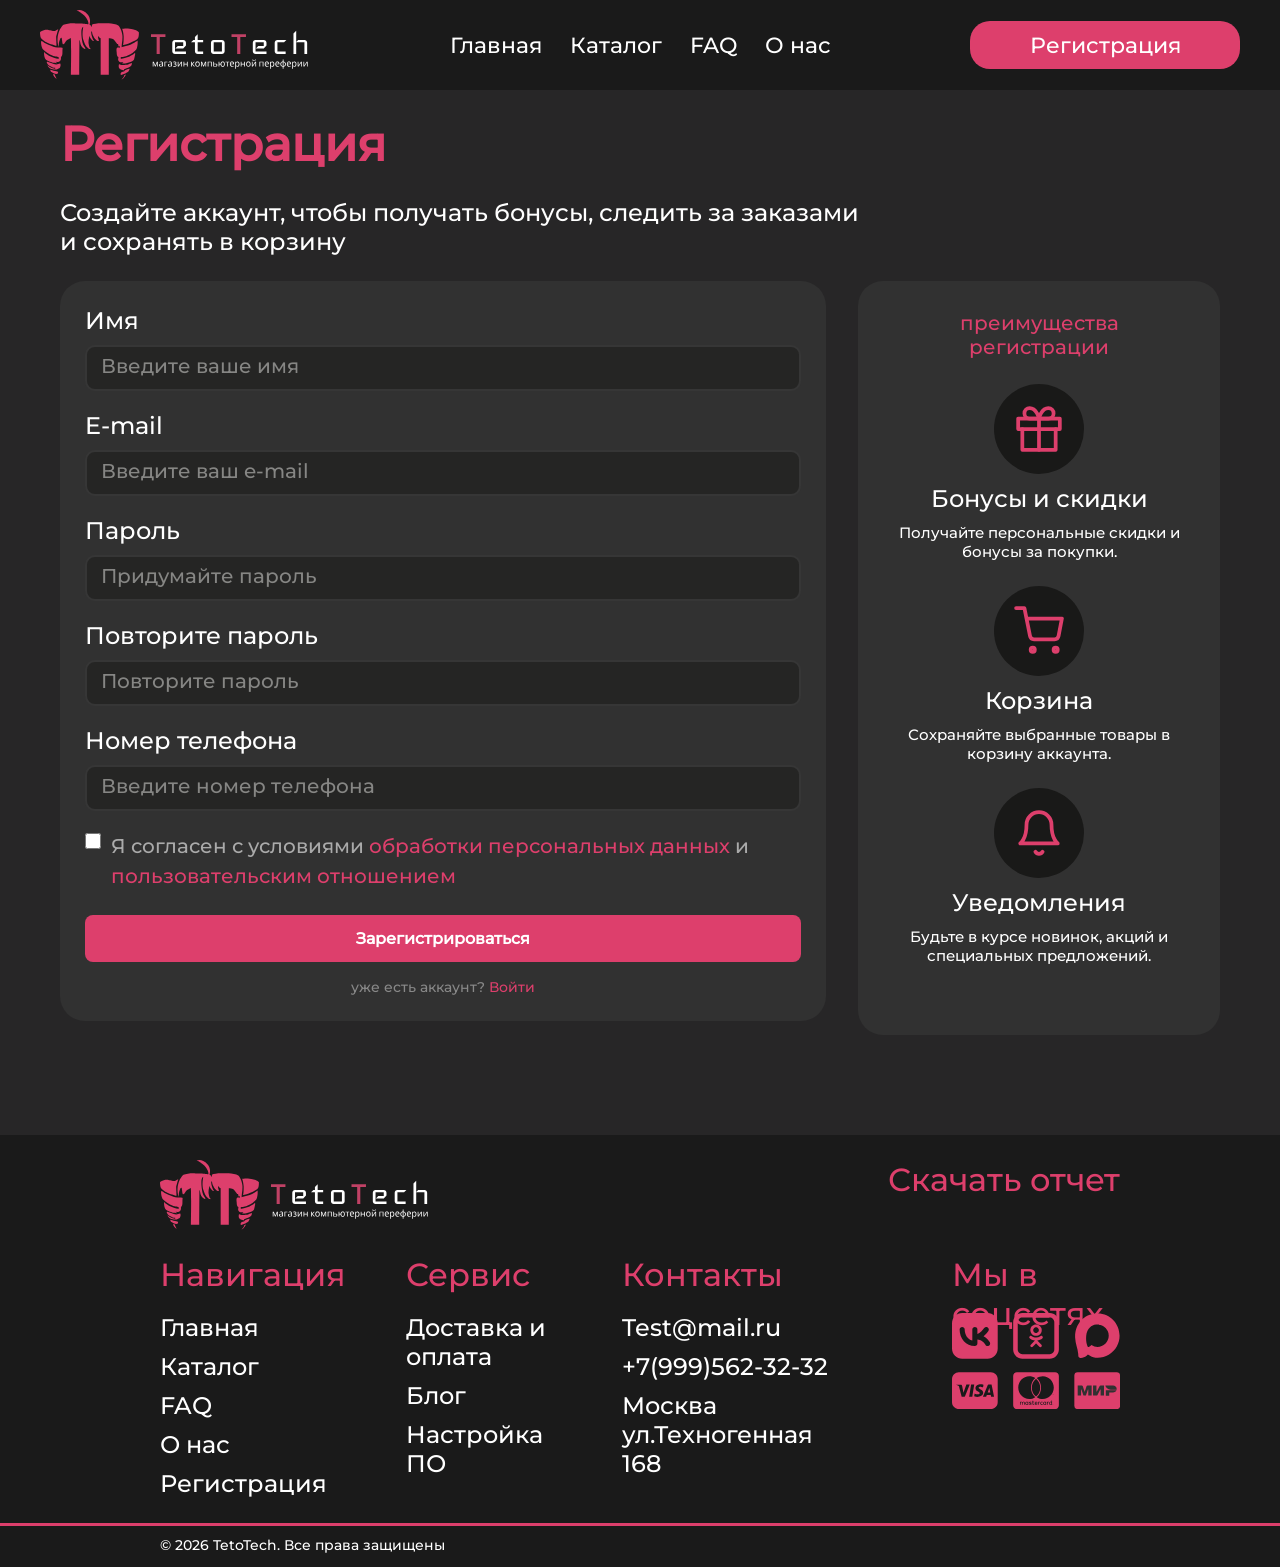
<file: pages/registration.html>
<!DOCTYPE html>
<html lang="en">

<head>
  <meta charset="UTF-8">
  <meta name="viewport" content="width=device-width, initial-scale=1.0">
  <title>TetoTech — Регистрация</title>
  <link rel="stylesheet" href="../css/style.css">
  <link rel="stylesheet" href="https://cdn.jsdelivr.net/npm/swiper@11/swiper-bundle.min.css" />
</head>

<body>

  <header class="header"> <!--Header-->
    <div class="container header__inner">
      <img width="270" height="70" class="header__logo" src="../images/logo.svg" alt="">
      <ul class="header__nav">
        <li><a href="../index.html">Главная</a></li>
        <li> <a href="catalog.html">Каталог</a></li>
        <li><a href="faq.html">FAQ</a></li>
        <li> <a href="about.html">О нас</a></li>
      </ul>
      <p class="header__reg">Регистрация</p>
      <button class="burger" id="burger" aria-label="Меню">
        <span class="burger__line"></span>
        <span class="burger__line"></span>
        <span class="burger__line"></span>
      </button>
    </div>
    <div class="mobile-menu" id="mobileMenu">
      <div class="mobile-menu__overlay" id="menuOverlay"></div>
      <div class="mobile-menu__panel">
        <button class="mobile-menu__close" id="menuClose" aria-label="Закрыть">
          <span></span><span></span>
        </button>
        <nav class="mobile-menu__nav">
          <ul>
            <li><a href="../index.html">Главная</a></li>
            <li class="nav-active">Каталог</li>
            <li>FAQ</li>
            <li>О нас</li>
          </ul>
        </nav>
        <p class="mobile-menu__reg">Регистрация</p>
      </div>
    </div>
  </header>



<main class="main">
    <h1 class="reg__title">Регистрация</h1>
    <p class="reg__desc">Создайте аккаунт, чтобы получать бонусы, следить за заказами и сохранять в корзину</p>
 
    <div class="reg__layout">
 
      <!-- FORM CARD -->
      <div class="reg__form-card">
 
        <!-- Form -->
        <div id="regForm">
          <div class="reg__field">
            <label class="reg__label" for="name">Имя</label>
            <input class="reg__input" id="name" type="text" placeholder="Введите ваше имя">
          </div>
 
          <div class="reg__field">
            <label class="reg__label" for="email">E-mail</label>
            <input class="reg__input" id="email" type="email" placeholder="Введите ваш e-mail">
          </div>
 
          <div class="reg__field">
            <label class="reg__label" for="password">Пароль</label>
            <input class="reg__input" id="password" type="password" placeholder="Придумайте пароль">
          </div>
 
          <div class="reg__field">
            <label class="reg__label" for="password2">Повторите пароль</label>
            <input class="reg__input" id="password2" type="password" placeholder="Повторите пароль">
          </div>
 
          <div class="reg__field">
            <label class="reg__label" for="phone">Номер телефона</label>
            <input class="reg__input" id="phone" type="tel" placeholder="Введите номер телефона">
          </div>
 
          <div class="reg__checkbox-row">
            <input class="reg__checkbox" id="agree" type="checkbox">
            <label class="reg__checkbox-label" for="agree">
              Я согласен с условиями <a href="#">обработки персональных данных</a>
              и <a href="#">пользовательским отношением</a>
            </label>
          </div>
 
          <button class="reg__submit" onclick="handleRegister()">Зарегистрироваться</button>
 
          <p class="reg__login">уже есть аккаунт? <a href="login.html">Войти</a></p>
        </div>
 
      </div>
 
      <!-- ADVANTAGES -->
      <div class="reg__advantages">
        <p class="reg__adv-title">преимущества регистрации</p>
 
        <div class="reg__adv-item">
          <div class="reg__adv-icon">
            <svg viewBox="0 0 24 24"><path d="M20 12V22H4V12"/><path d="M22 7H2v5h20V7z"/><path d="M12 22V7"/><path d="M12 7H7.5a2.5 2.5 0 0 1 0-5C11 2 12 7 12 7z"/><path d="M12 7h4.5a2.5 2.5 0 0 0 0-5C13 2 12 7 12 7z"/></svg>
          </div>
          <p class="reg__adv-name">Бонусы и скидки</p>
          <p class="reg__adv-desc">Получайте персональные скидки и бонусы за покупки.</p>
        </div>
 
        <div class="reg__adv-item">
          <div class="reg__adv-icon">
            <svg viewBox="0 0 24 24"><circle cx="9" cy="21" r="1"/><circle cx="20" cy="21" r="1"/><path d="M1 1h4l2.68 13.39a2 2 0 0 0 2 1.61h9.72a2 2 0 0 0 2-1.61L23 6H6"/></svg>
          </div>
          <p class="reg__adv-name">Корзина</p>
          <p class="reg__adv-desc">Сохраняйте выбранные товары в корзину аккаунта.</p>
        </div>
 
        <div class="reg__adv-item">
          <div class="reg__adv-icon">
            <svg viewBox="0 0 24 24"><path d="M18 8A6 6 0 0 0 6 8c0 7-3 9-3 9h18s-3-2-3-9"/><path d="M13.73 21a2 2 0 0 1-3.46 0"/></svg>
          </div>
          <p class="reg__adv-name">Уведомления</p>
          <p class="reg__adv-desc">Будьте в курсе новинок, акций и специальных предложений.</p>
        </div>
      </div>
 
    </div>
  </main>




    <footer class="footer">
    <div class="footer__title">
      <img width="270" src="../images/logo.svg" alt="">
      <p class="footer__title_downoload">Скачать отчет</p>
    </div>
    <div class="footer__main">
      <ul>
        <p>Навигация</p>
        <li>Главная</li>
        <li>Каталог</li>
        <li>FAQ</li>
        <li>О нас</li>
        <li>Регистрация</li>
      </ul>
      <ul>
        <p>Сервис</p>
        <li>Доставка и оплата</li>
        <li>Блог</li>
        <li>Настройка ПО</li>
      </ul>
      <ul id="footer">
        <p>Контакты</p>
        <li>Test@mail.ru</li>
        <li>+7(999)562-32-32</li>
        <li>Москва ул.Техногенная 168</li>
      </ul>
      <ul id="footer__last">
        <p>Мы в соцсетях</p>
        <svg width="250" height="143" viewBox="0 0 250 143" fill="none" xmlns="http://www.w3.org/2000/svg">
          <path fill-rule="evenodd" clip-rule="evenodd"
            d="M15.1111 0C11.1034 0 7.25982 1.59206 4.42594 4.42594C1.59206 7.25982 0 11.1034 0 15.1111V52.8889C0 56.8966 1.59206 60.7402 4.42594 63.5741C7.25982 66.4079 11.1034 68 15.1111 68H52.8889C56.8966 68 60.7402 66.4079 63.5741 63.5741C66.4079 60.7402 68 56.8966 68 52.8889V15.1111C68 11.1034 66.4079 7.25982 63.5741 4.42594C60.7402 1.59206 56.8966 0 52.8889 0H15.1111ZM54.1431 26.6522C54.6992 25.8186 54.9013 24.7983 54.7051 23.8156C54.5088 22.833 53.9303 21.9685 53.0967 21.4124C52.2631 20.8564 51.2427 20.6542 50.26 20.8505C49.2774 21.0467 48.413 21.6253 47.8569 22.4589C46.5196 24.2344 45.118 25.9344 43.4784 27.4456C41.5782 29.1984 39.6553 30.5131 37.7816 31.2913L37.7513 24.1136C37.6431 23.1946 37.2013 22.3473 36.5098 21.7325C35.8184 21.1176 34.9253 20.7779 34 20.7778C31.9524 20.8949 30.2222 22.406 30.2222 24.5556V41.0758C22.8631 39.0358 18.8889 31.8958 18.8889 24.5556C18.8889 23.5536 18.4909 22.5927 17.7824 21.8843C17.0739 21.1758 16.113 20.7778 15.1111 20.7778C14.1092 20.7778 13.1483 21.1758 12.4398 21.8843C11.7313 22.5927 11.3333 23.5536 11.3333 24.5556C11.3333 38.2764 20.8156 49.1111 34 49.1111C35.0019 49.1111 35.9628 48.7131 36.6713 48.0046C37.3798 47.2962 37.7778 46.3353 37.7778 45.3333V39.4287C42.8098 39.8291 47.6907 43.384 49.5116 47.022C49.7237 47.4813 50.026 47.8933 50.4004 48.2336C50.7748 48.5738 51.2138 48.8354 51.6912 49.0028C52.1687 49.1702 52.6749 49.2399 53.1798 49.208C53.6847 49.176 54.1781 49.043 54.6306 48.8167C55.0831 48.5904 55.4856 48.2756 55.8141 47.8908C56.1426 47.5061 56.3905 47.0592 56.543 46.5769C56.6956 46.0945 56.7497 45.5864 56.7022 45.0827C56.6546 44.579 56.5064 44.09 56.2662 43.6447C54.4604 40.0293 51.0907 36.6482 46.9427 34.442C47.5018 33.9836 48.0559 33.5026 48.6049 32.9989C50.6864 31.1009 52.5445 28.9716 54.1431 26.6522Z"
            fill="#DD3F6C" />
          <path
            d="M123.403 40.7868C120.785 40.5114 118.429 39.862 116.41 38.2708C116.158 38.0736 115.9 37.8832 115.672 37.6588C114.788 36.8088 114.696 35.8262 115.4 34.8198C115.995 33.9562 116.998 33.725 118.045 34.218C118.249 34.3142 118.442 34.4304 118.623 34.5648C122.387 37.1692 127.558 37.2406 131.339 34.6804C131.701 34.3822 132.122 34.1623 132.573 34.0344C132.991 33.912 133.438 33.934 133.843 34.0968C134.247 34.2597 134.584 34.5539 134.8 34.932C135.354 35.8398 135.344 36.7238 134.664 37.4276C133.623 38.49 132.361 39.3116 130.968 39.8348C129.649 40.3516 128.201 40.61 126.769 40.7834C126.987 41.0214 127.089 41.137 127.225 41.273C129.17 43.2337 131.114 45.1989 133.056 47.1686C133.716 47.8418 133.855 48.6748 133.491 49.4568C133.093 50.3068 132.203 50.8712 131.332 50.81C130.804 50.7559 130.316 50.5045 129.965 50.1062C128.5 48.6204 127.007 47.1618 125.569 45.6488C125.151 45.2068 124.947 45.2918 124.58 45.6726C123.102 47.2004 121.607 48.7122 120.095 50.2082C119.419 50.878 118.613 51.0004 117.827 50.6162C117.425 50.4266 117.086 50.1249 116.851 49.7474C116.616 49.3699 116.494 48.9326 116.501 48.4878C116.547 47.9376 116.802 47.426 117.215 47.0598L122.975 41.2492C123.101 41.12 123.22 40.984 123.403 40.7868Z"
            fill="#DD3F6C" />
          <path
            d="M124.96 34C122.714 33.9803 120.567 33.0736 118.987 31.4775C117.407 29.8815 116.522 27.7255 116.524 25.4796C116.535 23.224 117.44 21.0647 119.04 19.4751C120.641 17.8856 122.806 16.9955 125.062 17C126.184 17.0062 127.293 17.2342 128.327 17.6708C129.36 18.1075 130.297 18.7441 131.084 19.5442C131.87 20.3443 132.491 21.292 132.91 22.3328C133.328 23.3736 133.537 24.487 133.524 25.6088C133.501 30.2532 129.659 34.017 124.96 34ZM129.189 25.4932C129.19 24.9471 129.082 24.4062 128.873 23.9017C128.664 23.3971 128.358 22.9388 127.971 22.5531C127.584 22.1674 127.125 21.8618 126.62 21.654C126.115 21.4461 125.574 21.34 125.028 21.3418C124.477 21.3391 123.931 21.446 123.422 21.6565C122.913 21.8669 122.451 22.1766 122.063 22.5674C121.675 22.9583 121.369 23.4225 121.162 23.933C120.956 24.4435 120.853 24.9901 120.859 25.5408C120.863 26.087 120.974 26.6271 121.187 27.1301C121.4 27.6331 121.71 28.0891 122.1 28.472C122.489 28.8549 122.95 29.1571 123.457 29.3612C123.964 29.5654 124.505 29.6674 125.052 29.6616C125.598 29.6621 126.138 29.5544 126.643 29.3447C127.147 29.135 127.605 28.8275 127.989 28.4399C128.374 28.0523 128.678 27.5924 128.884 27.0866C129.09 26.5809 129.194 26.0393 129.189 25.4932Z"
            fill="#DD3F6C" />
          <path
            d="M104.6 6.8C102.797 6.8 101.067 7.51643 99.7917 8.79167C98.5164 10.0669 97.8 11.7965 97.8 13.6V54.4C97.8 56.2035 98.5164 57.9331 99.7917 59.2083C101.067 60.4836 102.797 61.2 104.6 61.2H145.4C147.203 61.2 148.933 60.4836 150.208 59.2083C151.484 57.9331 152.2 56.2035 152.2 54.4V13.6C152.2 11.7965 151.484 10.0669 150.208 8.79167C148.933 7.51643 147.203 6.8 145.4 6.8H104.6ZM104.6 0H145.4C149.007 0 152.466 1.43285 155.017 3.98335C157.567 6.53384 159 9.99306 159 13.6V54.4C159 58.0069 157.567 61.4662 155.017 64.0167C152.466 66.5671 149.007 68 145.4 68H104.6C100.993 68 97.5338 66.5671 94.9833 64.0167C92.4329 61.4662 91 58.0069 91 54.4V13.6C91 9.99306 92.4329 6.53384 94.9833 3.98335C97.5338 1.43285 100.993 0 104.6 0Z"
            fill="#DD3F6C" />
          <path
            d="M215.093 0.906608C195.392 1.93605 182.387 17.3872 183.209 36.8711C183.568 45.3994 186.996 52.7377 187.808 60.8316C188.016 62.9283 187.411 65.5161 189.829 66.4322C192.804 67.556 197.366 65.6672 199.859 63.9388C200.709 63.3627 201.521 62.6922 202.145 61.861C204.723 63.5705 207.169 65.2233 210.239 65.9599C223.754 69.1994 238.563 61.7855 245.145 49.876C257.518 27.5022 240.791 -0.434503 215.093 0.906608ZM207.443 47.5999C206.376 48.431 205.346 49.5644 204.166 50.216C202.456 51.1322 201.928 50.1783 201.285 48.6672C199.264 43.8599 199.019 35.6716 200.199 30.6377C201.786 23.7905 207.084 17.7649 214.366 17.1227C221.733 16.4711 228.57 20.2111 231.659 26.9638C238.496 41.9899 220.996 56.8272 207.443 47.6094V47.5999Z"
            fill="#DD3F6C" />
          <path
            d="M55.59 111.547L53.21 118.147H57.018C56.508 115.878 56.032 113.713 55.59 111.547ZM55.59 111.547L53.21 118.147H57.018C56.508 115.878 56.032 113.713 55.59 111.547ZM57.8 88H10.2C7.49479 88 4.90038 89.0865 2.98751 91.0205C1.07464 92.9544 0 95.5775 0 98.3125V132.688C0 135.423 1.07464 138.046 2.98751 139.98C4.90038 141.914 7.49479 143 10.2 143H57.8C60.5052 143 63.0996 141.914 65.0125 139.98C66.9254 138.046 68 135.423 68 132.688V98.3125C68 95.5775 66.9254 92.9544 65.0125 91.0205C63.0996 89.0865 60.5052 88 57.8 88ZM18.734 124.575H14.79C14.45 124.575 14.314 124.575 14.246 124.128C12.954 119.178 11.696 114.194 10.404 109.244C10.3851 109.112 10.335 108.987 10.258 108.88C10.1811 108.772 10.0795 108.685 9.962 108.625C8.65823 107.89 7.27864 107.302 5.848 106.872L5.474 106.597C5.62118 106.587 5.76882 106.587 5.916 106.597H12.716C13.0019 106.558 13.2926 106.581 13.5695 106.662C13.8464 106.744 14.1034 106.883 14.3242 107.07C14.545 107.258 14.7246 107.49 14.8517 107.752C14.9787 108.014 15.0503 108.299 15.062 108.591L17 118.491V118.731L17.17 118.319L21.25 106.872C21.2749 106.741 21.349 106.625 21.4568 106.548C21.5645 106.471 21.6976 106.439 21.828 106.459H26.384C26.384 106.631 26.384 106.769 26.214 106.906L19.176 124.094C19.1544 124.208 19.1015 124.313 19.0234 124.399C18.9452 124.484 18.8449 124.545 18.734 124.575ZM25.534 124.575C26.486 118.525 27.472 112.509 28.424 106.528H33.082C32.0873 112.539 31.124 118.554 30.192 124.575H25.534ZM44.2 122.891C42.84 123.956 41.2182 124.609 39.508 124.781C37.2896 125.018 35.0478 124.699 32.98 123.853C33.218 122.513 33.456 121.172 33.66 119.831L34.17 120.106C35.898 121.004 37.8797 121.271 39.78 120.863C40.528 120.691 41.208 120.381 41.344 119.522C41.3785 119.163 41.298 118.802 41.1144 118.492C40.9308 118.183 40.6537 117.941 40.324 117.803C39.644 117.356 38.93 117.047 38.25 116.6C37.4237 116.11 36.6588 115.522 35.972 114.847C35.2628 114.002 34.8735 112.93 34.8735 111.822C34.8735 110.714 35.2628 109.642 35.972 108.797C36.992 107.645 38.352 106.851 39.848 106.528C42.0942 105.919 44.4731 106.039 46.648 106.872H46.852C46.614 108.144 46.41 109.416 46.206 110.584C45.3328 110.334 44.4477 110.127 43.554 109.966C42.6721 109.878 41.7839 109.878 40.902 109.966C40.5822 110.029 40.2871 110.184 40.052 110.413C39.9377 110.509 39.8457 110.63 39.7827 110.767C39.7196 110.903 39.6869 111.052 39.6869 111.203C39.6869 111.354 39.7196 111.503 39.7827 111.639C39.8457 111.776 39.9377 111.897 40.052 111.994C40.46 112.367 40.902 112.688 41.378 112.956C42.262 113.506 43.18 113.987 44.03 114.572C44.7346 115 45.3204 115.602 45.7325 116.321C46.1447 117.04 46.3698 117.853 46.3868 118.684C46.4037 119.515 46.2121 120.336 45.8296 121.072C45.4472 121.808 44.8865 122.433 44.2 122.891ZM58.174 124.541C58.174 123.75 57.868 122.994 57.732 122.237C57.596 121.481 57.562 121.859 57.29 121.859H52.122C52.0149 121.848 51.9074 121.877 51.8197 121.94C51.7321 122.004 51.6703 122.097 51.646 122.203C51.408 122.891 51.17 123.578 50.898 124.266C50.8671 124.336 50.8201 124.397 50.7609 124.445C50.7018 124.493 50.6322 124.525 50.558 124.541H45.968L46.138 124.128L52.938 107.834C53.0625 107.455 53.2985 107.124 53.6145 106.884C53.9304 106.645 54.3113 106.508 54.706 106.494H58.82C60.078 112.509 61.302 118.525 62.56 124.541H58.174ZM55.454 111.513L53.074 118.113H56.882C56.44 115.878 55.964 113.713 55.522 111.547L55.454 111.513Z"
            fill="#DD3F6C" />
          <path
            d="M148.01 134.318C148.01 135.153 147.468 135.754 146.688 135.754C145.885 135.754 145.366 135.116 145.366 134.318C145.366 133.52 145.885 132.882 146.688 132.882C147.468 132.882 148.01 133.52 148.01 134.318ZM111.319 132.882C110.479 132.882 109.997 133.52 109.997 134.318C109.997 135.116 110.481 135.754 111.319 135.754C112.086 135.754 112.604 135.153 112.604 134.318C112.591 133.52 112.086 132.882 111.319 132.882ZM125.19 132.846C124.553 132.846 124.162 133.275 124.068 133.914H126.323C126.217 133.213 125.804 132.846 125.19 132.846ZM137.916 132.882C137.113 132.882 136.631 133.52 136.631 134.318C136.631 135.116 137.115 135.754 137.916 135.754C138.72 135.754 139.238 135.153 139.238 134.318C139.238 133.52 138.718 132.882 137.916 132.882ZM150.417 136.086C150.417 136.123 150.454 136.148 150.454 136.221C150.454 136.258 150.417 136.282 150.417 136.355C150.381 136.393 150.381 136.417 150.358 136.453C150.322 136.49 150.298 136.514 150.228 136.514C150.192 136.552 150.169 136.552 150.099 136.552C150.063 136.552 150.039 136.552 149.969 136.514C149.933 136.514 149.91 136.477 149.876 136.453C149.839 136.415 149.816 136.391 149.816 136.355C149.78 136.293 149.78 136.258 149.78 136.221C149.78 136.159 149.78 136.123 149.816 136.086C149.816 136.024 149.852 135.989 149.876 135.951C149.912 135.913 149.935 135.913 149.969 135.889C150.029 135.852 150.063 135.852 150.099 135.852C150.158 135.852 150.192 135.852 150.228 135.889C150.288 135.924 150.322 135.924 150.358 135.951C150.394 135.978 150.381 136.024 150.417 136.086ZM150.158 136.258C150.218 136.258 150.218 136.221 150.252 136.221C150.288 136.183 150.288 136.159 150.288 136.123C150.288 136.088 150.288 136.061 150.252 136.026C150.218 136.026 150.192 135.989 150.122 135.989H149.933V136.417H150.026V136.245H150.063L150.192 136.417H150.286L150.158 136.258ZM159 93.8933V137.107C158.998 138.669 158.401 140.167 157.338 141.272C156.276 142.377 154.835 142.998 153.333 143H96.6672C95.1647 142.998 93.7242 142.377 92.6617 141.272C91.5993 140.167 91.0017 138.669 91 137.107V93.8933C91.0017 92.3309 91.5993 90.8329 92.6617 89.7281C93.7242 88.6232 95.1647 88.0018 96.6672 88H153.333C154.835 88.0018 156.276 88.6232 157.338 89.7281C158.401 90.8329 158.998 92.3309 159 93.8933ZM98.5584 111.03C98.5584 120.421 105.889 128.031 114.908 128.031C118.119 128.022 121.259 127.037 123.939 125.196C115.333 117.917 115.392 104.18 123.939 96.8986C121.261 95.052 118.12 94.066 114.908 94.0635C105.889 94.0524 98.5584 101.674 98.5584 111.03ZM125.001 124.388C133.324 117.635 133.288 104.476 125.001 97.6874C116.714 104.476 116.678 117.648 125.001 124.388ZM108.201 133.755C108.201 132.687 107.528 131.987 106.465 131.949C105.921 131.949 105.343 132.122 104.954 132.747C104.672 132.243 104.187 131.949 103.514 131.949C103.269 131.944 103.026 132.002 102.808 132.117C102.59 132.233 102.402 132.403 102.262 132.612V132.073H101.295V136.579H102.262C102.262 134.258 101.967 132.871 103.325 132.871C104.529 132.871 104.294 134.124 104.294 136.579H105.226C105.226 134.331 104.931 132.871 106.289 132.871C107.494 132.871 107.256 134.099 107.256 136.579H108.225V133.755H108.201ZM113.503 132.073H112.57V132.612C112.405 132.398 112.195 132.226 111.955 132.111C111.715 131.996 111.453 131.941 111.189 131.949C109.974 131.949 109.041 132.957 109.041 134.318C109.041 135.692 109.974 136.687 111.189 136.687C111.803 136.687 112.251 136.453 112.57 136.024V136.59H113.503V132.073ZM118.284 135.215C118.284 133.374 115.581 134.208 115.581 133.348C115.581 132.647 116.986 132.76 117.766 133.213L118.155 132.415C117.045 131.666 114.589 131.68 114.589 133.423C114.589 135.178 117.292 134.442 117.292 135.264C117.292 136.037 115.698 135.975 114.848 135.361L114.436 136.134C115.758 137.067 118.284 136.87 118.284 135.213V135.215ZM122.464 136.355L122.205 135.52C121.756 135.776 120.764 136.059 120.764 135.016V132.979H122.311V132.071H120.764V130.696H119.795V132.071H118.898V132.968H119.795V135.018C119.795 137.18 121.837 136.786 122.464 136.355ZM124.032 134.711H127.279C127.279 132.723 126.406 131.936 125.224 131.936C123.973 131.936 123.076 132.906 123.076 134.305C123.076 136.822 125.745 137.239 127.066 136.048L126.618 135.312C125.698 136.099 124.304 136.024 124.032 134.711ZM131.01 132.073C130.469 131.828 129.642 131.852 129.217 132.612V132.073H128.248V136.579H129.217V134.037C129.217 132.612 130.339 132.798 130.728 133.005L131.01 132.073ZM132.262 134.318C132.262 132.917 133.633 132.464 134.706 133.286L135.154 132.488C133.783 131.372 131.293 131.985 131.293 134.329C131.293 136.76 133.936 137.25 135.154 136.17L134.706 135.372C133.62 136.17 132.262 135.692 132.262 134.316V134.318ZM140.135 132.073H139.166V132.612C138.186 131.262 135.636 132.024 135.636 134.318C135.636 136.676 138.28 137.35 139.166 136.024V136.59H140.135V132.073ZM144.113 132.073C143.83 131.925 142.814 131.717 142.319 132.612V132.073H141.386V136.579H142.319V134.037C142.319 132.687 143.382 132.773 143.83 133.005L144.113 132.073ZM148.87 130.243H147.938V132.612C146.969 131.275 144.408 131.987 144.408 134.318C144.408 136.7 147.064 137.336 147.938 136.024V136.59H148.87V130.243ZM149.769 121.024V121.59H149.863V121.024H150.086V120.927H149.542V121.024H149.769ZM150.547 136.221C150.547 136.159 150.547 136.086 150.513 136.024C150.477 135.986 150.454 135.927 150.42 135.889C150.386 135.852 150.326 135.827 150.29 135.792C150.23 135.792 150.16 135.754 150.101 135.754C150.065 135.754 150.007 135.792 149.935 135.792C149.888 135.819 149.845 135.851 149.805 135.889C149.746 135.924 149.712 135.986 149.712 136.024C149.676 136.086 149.676 136.159 149.676 136.221C149.676 136.258 149.676 136.318 149.712 136.393C149.712 136.43 149.748 136.49 149.805 136.528C149.842 136.568 149.886 136.601 149.935 136.625C149.995 136.66 150.065 136.66 150.101 136.66C150.16 136.66 150.23 136.66 150.29 136.625C150.326 136.587 150.383 136.563 150.42 136.528C150.456 136.492 150.479 136.43 150.513 136.393C150.547 136.32 150.547 136.258 150.547 136.221ZM150.925 120.914H150.76L150.57 121.343L150.381 120.914H150.216V121.577H150.309V121.073L150.498 121.502H150.628L150.794 121.073V121.577H150.923L150.925 120.914ZM151.444 111.03C151.444 101.674 144.113 94.0524 135.094 94.0524C131.883 94.0614 128.744 95.0469 126.064 96.8875C134.576 104.169 134.706 117.942 126.064 125.185C128.743 127.028 131.882 128.014 135.094 128.02C144.113 128.034 151.444 120.421 151.444 111.03Z"
            fill="#DD3F6C" />
          <rect x="182" y="88" width="68" height="55" rx="5" fill="#DD3F6C" />
          <path
            d="M228.861 114.781V123H233.866V118.129H239.537C241.923 118.114 243.949 116.721 244.717 114.781H228.861Z"
            fill="#313131" />
          <path
            d="M228.169 108C228.461 111.356 231.947 114.012 236.201 114.012C236.218 114.012 244.9 114.012 244.9 114.012C244.967 113.708 245 113.388 245 113.061C245 110.276 242.54 108.023 239.495 108H228.169Z"
            fill="#313131" />
          <path
            d="M220.556 113.928C220.615 113.837 220.706 113.784 220.823 113.784C220.99 113.784 221.115 113.906 221.123 114.05V122.916H226.128V108H221.123C220.49 108.023 219.772 108.441 219.505 108.967L215.527 116.76C215.519 116.79 215.502 116.82 215.485 116.851C215.427 116.927 215.327 116.98 215.21 116.98C215.027 116.98 214.876 116.843 214.876 116.676V108H209.872V122.916H214.876C215.502 122.886 216.203 122.467 216.469 121.95L220.556 113.951C220.548 113.944 220.556 113.936 220.556 113.928Z"
            fill="#313131" />
          <path
            d="M202.105 114.195L199.177 122.924H195.574L192.655 114.187C192.63 114.05 192.496 113.944 192.33 113.944C192.146 113.944 192.004 114.081 192.004 114.241V122.916H187V108H191.295H192.571C193.489 108 194.456 108.654 194.723 109.454L197.159 116.722C197.284 117.087 197.476 117.079 197.601 116.722L200.036 109.454C200.303 108.647 201.271 108 202.188 108H203.464H207.76V122.916H202.755V114.241C202.755 114.241 202.755 114.241 202.755 114.233C202.755 114.065 202.605 113.936 202.43 113.936C202.263 113.944 202.13 114.05 202.105 114.195Z"
            fill="#313131" />
        </svg>
      </ul>
    </div>
    <div>
      <div class="line"> </div>
      <p class="footer__subtitle">© 2026 TetoTech. Все права защищены</p>
    </div>
  </footer>

  <script src="https://unpkg.com/swiper/swiper-bundle.min.js"></script>
  <script src="../js/Burger_menu.js"></script>
    <script src="../js/registration.js"></script>
</body>
</html>
</file>
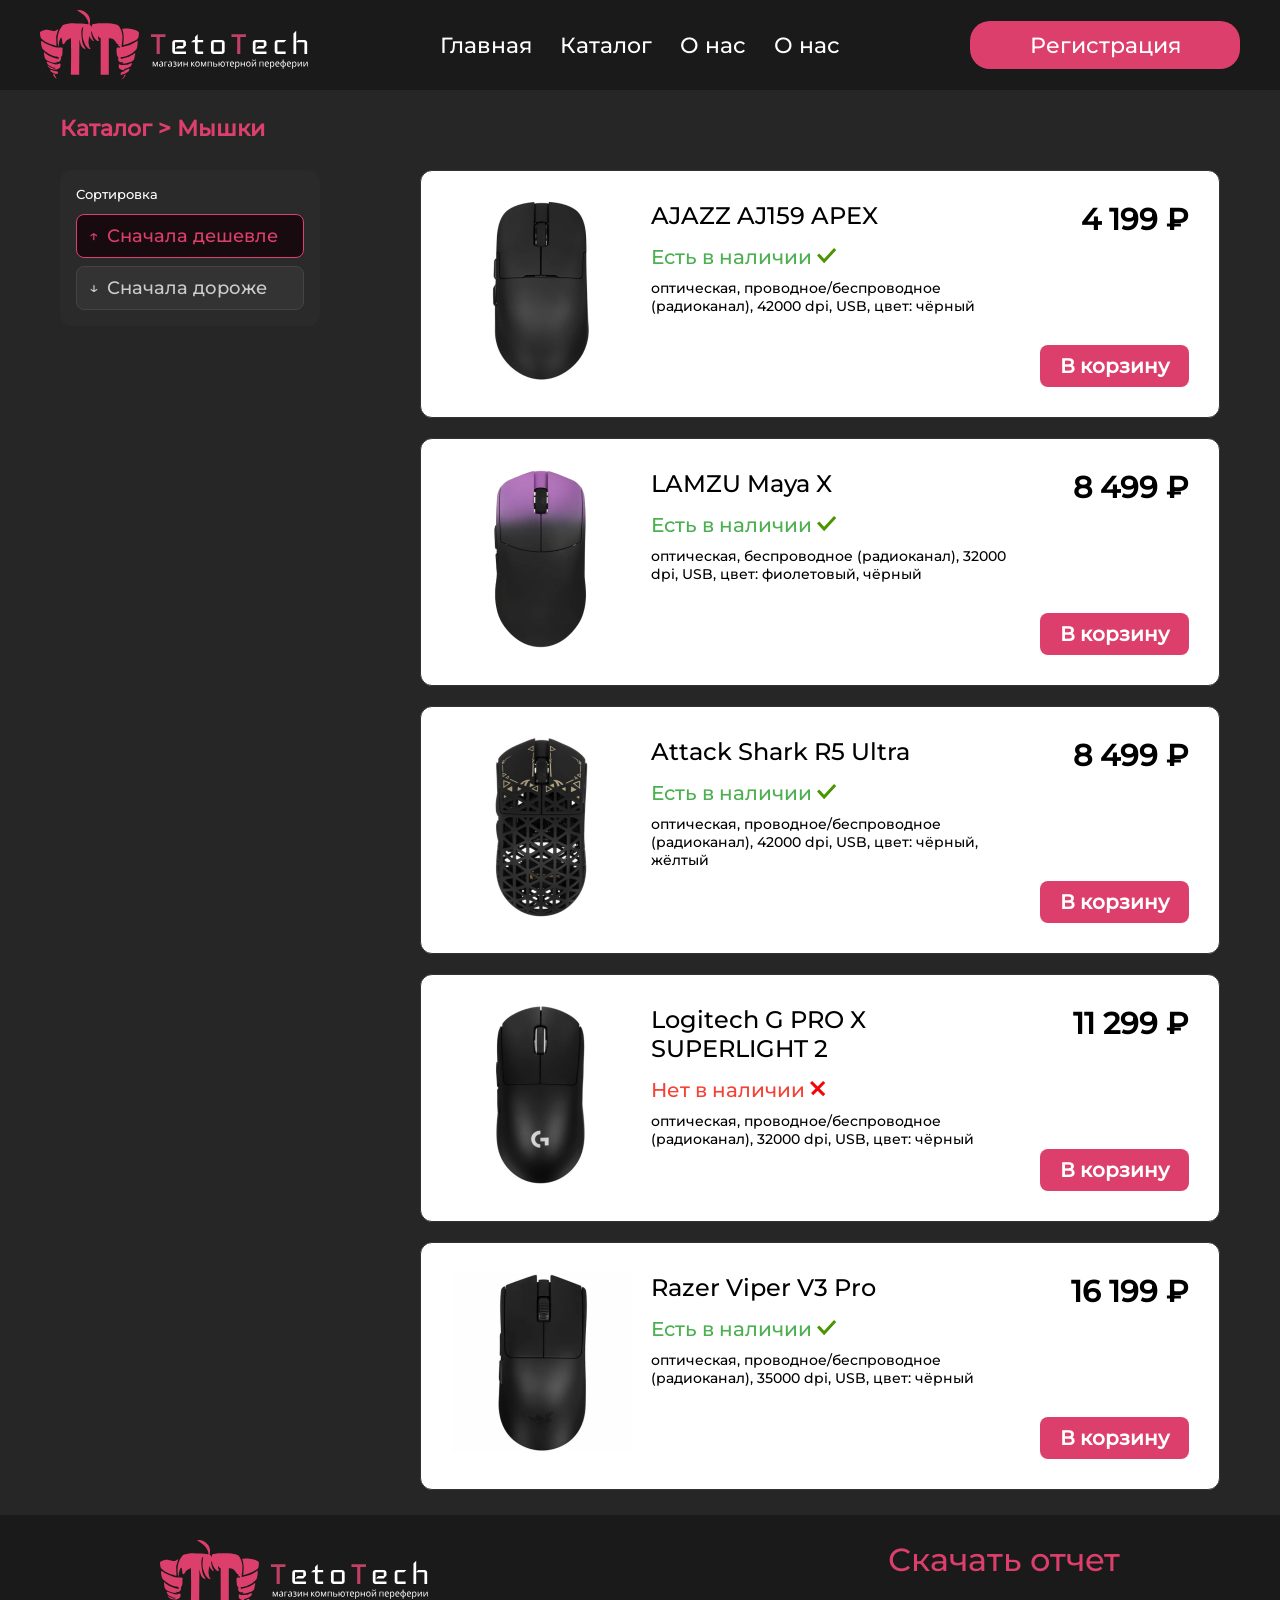
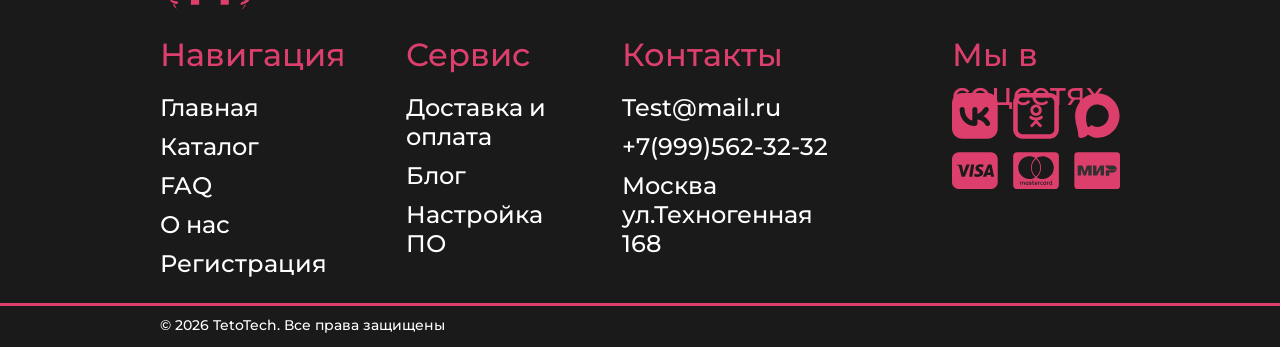
<file: pages/mouses/spisok.html>
<!DOCTYPE html>
<html lang="en">

<head>
  <meta charset="UTF-8">
  <meta name="viewport" content="width=device-width, initial-scale=1.0">
  <title>TetoTech — Мышки</title>
  <link rel="stylesheet" href="../../css/style.css">
  <link rel="stylesheet" href="https://cdn.jsdelivr.net/npm/swiper@11/swiper-bundle.min.css" />
</head>

<body>

  <header class="header"> <!--Header-->
    <div class="container header__inner">
      <img width="270" height="70" class="header__logo" src="../../images/logo.svg" alt="">
      <ul class="header__nav">
        <li><a href="../../index.html">Главная</a></li>
        <li><a href="../catalog.html">Каталог</a></li>
        <li><a href="../faq.html">О нас</a></li>
        <li><a href="../about.html">О нас</a></li>
      </ul>
      <a href="registration.html" class="header__reg">Регистрация</a>
      <button class="burger" id="burger" aria-label="Меню">
        <span class="burger__line"></span>
        <span class="burger__line"></span>
        <span class="burger__line"></span>
      </button>
    </div>
    <div class="mobile-menu" id="mobileMenu">
      <div class="mobile-menu__overlay" id="menuOverlay"></div>
      <div class="mobile-menu__panel">
        <button class="mobile-menu__close" id="menuClose" aria-label="Закрыть">
          <span></span><span></span>
        </button>
        <nav class="mobile-menu__nav">
          <ul>
            <li><a href="../index.html">Главная</a></li>
            <li class="nav-active">Каталог</li>
            <li>FAQ</li>
            <li>О нас</li>
          </ul>
        </nav>
        <p class="mobile-menu__reg">Регистрация</p>
      </div>
    </div>
  </header>


  <main class="catalog-page container">
    <div class="catalog-breadcrumb">Каталог > Мышки</div>
 
    <div class="catalog-layout">
 
      <!-- LEFT: Sort Panel -->
      <aside class="catalog-sidebar">
        <div class="sort-panel">
          <p class="sort-panel__title">Сортировка</p>
          <button class="sort-btn active" id="sort-asc" onclick="sortProducts('asc')">
            <span class="arrow">↑</span> Сначала дешевле
          </button>
          <button class="sort-btn" id="sort-desc" onclick="sortProducts('desc')">
            <span class="arrow">↓</span> Сначала дороже
          </button>
        </div>
      </aside>
 
      <!-- RIGHT: Product List -->
      <section class="catalog-list" id="product-list">
 
        <div class="product-card" data-price="8499">
          <img class="product-card__img" src="images/lamzu.png" alt="LAMZU Maya X">
          <div class="product-card__info">
            <div class="product-card__name">LAMZU Maya X</div>
            <div class="product-card__stock in-stock">Есть в наличии <svg width="20" height="16" viewBox="0 0 20 16" fill="none" xmlns="http://www.w3.org/2000/svg">
<path d="M2.11914 7.61893L7.11914 13.1189L17.1191 2.11893" stroke="#4B9600" stroke-width="3" stroke-linecap="square"/>
</svg>
</div>
            <div class="product-card__specs">оптическая, беспроводное (радиоканал), 32000 dpi, USB, цвет: фиолетовый, чёрный</div>
          </div>
          <div class="product-card__price-block">
            <span class="product-card__price">8 499 ₽</span>
            <button class="btn-cart">В корзину</button>
          </div>
        </div>
 
        <div class="product-card" data-price="16199">
          <img class="product-card__img" src="images/razer.png" alt="Razer Viper V3 Pro">
          <div class="product-card__info">
            <div class="product-card__name">Razer Viper V3 Pro</div>
            <div class="product-card__stock in-stock">Есть в наличии <svg width="20" height="16" viewBox="0 0 20 16" fill="none" xmlns="http://www.w3.org/2000/svg">
<path d="M2.11914 7.61893L7.11914 13.1189L17.1191 2.11893" stroke="#4B9600" stroke-width="3" stroke-linecap="square"/>
</svg>
</div>
            <div class="product-card__specs">оптическая, проводное/беспроводное (радиоканал), 35000 dpi, USB, цвет: чёрный</div>
          </div>
          <div class="product-card__price-block">
            <span class="product-card__price">16 199 ₽</span>
            <button class="btn-cart">В корзину</button>
          </div>
        </div>
 
        <div class="product-card" data-price="11299">
          <img class="product-card__img" src="images/logitech.png" alt="Logitech G PRO X SUPERLIGHT 2">
          <div class="product-card__info">
            <div class="product-card__name">Logitech G PRO X SUPERLIGHT 2</div>
            <div class="product-card__stock out-stock">Нет в наличии <svg width="16" height="16" viewBox="0 0 16 16" fill="none" xmlns="http://www.w3.org/2000/svg">
<path d="M2.12109 2.12134L7.62109 7.62134M13.1211 13.1213L7.62109 7.62134M7.62109 7.62134L2.12109 13.1213L13.1211 2.12134" stroke="#F30509" stroke-width="3" stroke-linecap="square"/>
</svg>
</div>
            <div class="product-card__specs">оптическая, проводное/беспроводное (радиоканал), 32000 dpi, USB, цвет: чёрный</div>
          </div>
          <div class="product-card__price-block">
            <span class="product-card__price">11 299 ₽</span>
            <button class="btn-cart">В корзину</button>
          </div>
        </div>
 
        <div class="product-card" data-price="4199">
          <img class="product-card__img" src="images/ajjaz.png" alt="AJAZZ AJ159 APEX">
          <div class="product-card__info">
            <div class="product-card__name">AJAZZ AJ159 APEX</div>
            <div class="product-card__stock in-stock">Есть в наличии <svg width="20" height="16" viewBox="0 0 20 16" fill="none" xmlns="http://www.w3.org/2000/svg">
<path d="M2.11914 7.61893L7.11914 13.1189L17.1191 2.11893" stroke="#4B9600" stroke-width="3" stroke-linecap="square"/>
</svg>
</div>
            <div class="product-card__specs">оптическая, проводное/беспроводное (радиоканал), 42000 dpi, USB, цвет: чёрный</div>
          </div>
          <div class="product-card__price-block">
            <span class="product-card__price">4 199 ₽</span>
            <button class="btn-cart">В корзину</button>
          </div>
        </div>
 
        <div class="product-card" data-price="8499">
          <img class="product-card__img" src="images/attack_shark.png" alt="Attack Shark R5 Ultra">
          <div class="product-card__info">
            <div class="product-card__name">Attack Shark R5 Ultra</div>
            <div class="product-card__stock in-stock">Есть в наличии <svg width="20" height="16" viewBox="0 0 20 16" fill="none" xmlns="http://www.w3.org/2000/svg">
<path d="M2.11914 7.61893L7.11914 13.1189L17.1191 2.11893" stroke="#4B9600" stroke-width="3" stroke-linecap="square"/>
</svg>
</div>
            <div class="product-card__specs">оптическая, проводное/беспроводное (радиоканал), 42000 dpi, USB, цвет: чёрный, жёлтый</div>
          </div>
          <div class="product-card__price-block">
            <span class="product-card__price">8 499 ₽</span>
            <button class="btn-cart">В корзину</button>
          </div>
        </div>
 
      </section>
    </div>
  </main>


  <footer class="footer">
    <div class="footer__title">
      <img width="270" src="../../images/logo.svg" alt="">
      <p class="footer__title_downoload">Скачать отчет</p>
    </div>
    <div class="footer__main">
      <ul>
        <p>Навигация</p>
        <li>Главная</li>
        <li>Каталог</li>
        <li>FAQ</li>
        <li>О нас</li>
        <li>Регистрация</li>
      </ul>
      <ul>
        <p>Сервис</p>
        <li>Доставка и оплата</li>
        <li>Блог</li>
        <li>Настройка ПО</li>
      </ul>
      <ul id="footer">
        <p>Контакты</p>
        <li>Test@mail.ru</li>
        <li>+7(999)562-32-32</li>
        <li>Москва ул.Техногенная 168</li>
      </ul>
      <ul id="footer__last">
        <p>Мы в соцсетях</p>
        <svg width="250" height="143" viewBox="0 0 250 143" fill="none" xmlns="http://www.w3.org/2000/svg">
          <path fill-rule="evenodd" clip-rule="evenodd"
            d="M15.1111 0C11.1034 0 7.25982 1.59206 4.42594 4.42594C1.59206 7.25982 0 11.1034 0 15.1111V52.8889C0 56.8966 1.59206 60.7402 4.42594 63.5741C7.25982 66.4079 11.1034 68 15.1111 68H52.8889C56.8966 68 60.7402 66.4079 63.5741 63.5741C66.4079 60.7402 68 56.8966 68 52.8889V15.1111C68 11.1034 66.4079 7.25982 63.5741 4.42594C60.7402 1.59206 56.8966 0 52.8889 0H15.1111ZM54.1431 26.6522C54.6992 25.8186 54.9013 24.7983 54.7051 23.8156C54.5088 22.833 53.9303 21.9685 53.0967 21.4124C52.2631 20.8564 51.2427 20.6542 50.26 20.8505C49.2774 21.0467 48.413 21.6253 47.8569 22.4589C46.5196 24.2344 45.118 25.9344 43.4784 27.4456C41.5782 29.1984 39.6553 30.5131 37.7816 31.2913L37.7513 24.1136C37.6431 23.1946 37.2013 22.3473 36.5098 21.7325C35.8184 21.1176 34.9253 20.7779 34 20.7778C31.9524 20.8949 30.2222 22.406 30.2222 24.5556V41.0758C22.8631 39.0358 18.8889 31.8958 18.8889 24.5556C18.8889 23.5536 18.4909 22.5927 17.7824 21.8843C17.0739 21.1758 16.113 20.7778 15.1111 20.7778C14.1092 20.7778 13.1483 21.1758 12.4398 21.8843C11.7313 22.5927 11.3333 23.5536 11.3333 24.5556C11.3333 38.2764 20.8156 49.1111 34 49.1111C35.0019 49.1111 35.9628 48.7131 36.6713 48.0046C37.3798 47.2962 37.7778 46.3353 37.7778 45.3333V39.4287C42.8098 39.8291 47.6907 43.384 49.5116 47.022C49.7237 47.4813 50.026 47.8933 50.4004 48.2336C50.7748 48.5738 51.2138 48.8354 51.6912 49.0028C52.1687 49.1702 52.6749 49.2399 53.1798 49.208C53.6847 49.176 54.1781 49.043 54.6306 48.8167C55.0831 48.5904 55.4856 48.2756 55.8141 47.8908C56.1426 47.5061 56.3905 47.0592 56.543 46.5769C56.6956 46.0945 56.7497 45.5864 56.7022 45.0827C56.6546 44.579 56.5064 44.09 56.2662 43.6447C54.4604 40.0293 51.0907 36.6482 46.9427 34.442C47.5018 33.9836 48.0559 33.5026 48.6049 32.9989C50.6864 31.1009 52.5445 28.9716 54.1431 26.6522Z"
            fill="#DD3F6C" />
          <path
            d="M123.403 40.7868C120.785 40.5114 118.429 39.862 116.41 38.2708C116.158 38.0736 115.9 37.8832 115.672 37.6588C114.788 36.8088 114.696 35.8262 115.4 34.8198C115.995 33.9562 116.998 33.725 118.045 34.218C118.249 34.3142 118.442 34.4304 118.623 34.5648C122.387 37.1692 127.558 37.2406 131.339 34.6804C131.701 34.3822 132.122 34.1623 132.573 34.0344C132.991 33.912 133.438 33.934 133.843 34.0968C134.247 34.2597 134.584 34.5539 134.8 34.932C135.354 35.8398 135.344 36.7238 134.664 37.4276C133.623 38.49 132.361 39.3116 130.968 39.8348C129.649 40.3516 128.201 40.61 126.769 40.7834C126.987 41.0214 127.089 41.137 127.225 41.273C129.17 43.2337 131.114 45.1989 133.056 47.1686C133.716 47.8418 133.855 48.6748 133.491 49.4568C133.093 50.3068 132.203 50.8712 131.332 50.81C130.804 50.7559 130.316 50.5045 129.965 50.1062C128.5 48.6204 127.007 47.1618 125.569 45.6488C125.151 45.2068 124.947 45.2918 124.58 45.6726C123.102 47.2004 121.607 48.7122 120.095 50.2082C119.419 50.878 118.613 51.0004 117.827 50.6162C117.425 50.4266 117.086 50.1249 116.851 49.7474C116.616 49.3699 116.494 48.9326 116.501 48.4878C116.547 47.9376 116.802 47.426 117.215 47.0598L122.975 41.2492C123.101 41.12 123.22 40.984 123.403 40.7868Z"
            fill="#DD3F6C" />
          <path
            d="M124.96 34C122.714 33.9803 120.567 33.0736 118.987 31.4775C117.407 29.8815 116.522 27.7255 116.524 25.4796C116.535 23.224 117.44 21.0647 119.04 19.4751C120.641 17.8856 122.806 16.9955 125.062 17C126.184 17.0062 127.293 17.2342 128.327 17.6708C129.36 18.1075 130.297 18.7441 131.084 19.5442C131.87 20.3443 132.491 21.292 132.91 22.3328C133.328 23.3736 133.537 24.487 133.524 25.6088C133.501 30.2532 129.659 34.017 124.96 34ZM129.189 25.4932C129.19 24.9471 129.082 24.4062 128.873 23.9017C128.664 23.3971 128.358 22.9388 127.971 22.5531C127.584 22.1674 127.125 21.8618 126.62 21.654C126.115 21.4461 125.574 21.34 125.028 21.3418C124.477 21.3391 123.931 21.446 123.422 21.6565C122.913 21.8669 122.451 22.1766 122.063 22.5674C121.675 22.9583 121.369 23.4225 121.162 23.933C120.956 24.4435 120.853 24.9901 120.859 25.5408C120.863 26.087 120.974 26.6271 121.187 27.1301C121.4 27.6331 121.71 28.0891 122.1 28.472C122.489 28.8549 122.95 29.1571 123.457 29.3612C123.964 29.5654 124.505 29.6674 125.052 29.6616C125.598 29.6621 126.138 29.5544 126.643 29.3447C127.147 29.135 127.605 28.8275 127.989 28.4399C128.374 28.0523 128.678 27.5924 128.884 27.0866C129.09 26.5809 129.194 26.0393 129.189 25.4932Z"
            fill="#DD3F6C" />
          <path
            d="M104.6 6.8C102.797 6.8 101.067 7.51643 99.7917 8.79167C98.5164 10.0669 97.8 11.7965 97.8 13.6V54.4C97.8 56.2035 98.5164 57.9331 99.7917 59.2083C101.067 60.4836 102.797 61.2 104.6 61.2H145.4C147.203 61.2 148.933 60.4836 150.208 59.2083C151.484 57.9331 152.2 56.2035 152.2 54.4V13.6C152.2 11.7965 151.484 10.0669 150.208 8.79167C148.933 7.51643 147.203 6.8 145.4 6.8H104.6ZM104.6 0H145.4C149.007 0 152.466 1.43285 155.017 3.98335C157.567 6.53384 159 9.99306 159 13.6V54.4C159 58.0069 157.567 61.4662 155.017 64.0167C152.466 66.5671 149.007 68 145.4 68H104.6C100.993 68 97.5338 66.5671 94.9833 64.0167C92.4329 61.4662 91 58.0069 91 54.4V13.6C91 9.99306 92.4329 6.53384 94.9833 3.98335C97.5338 1.43285 100.993 0 104.6 0Z"
            fill="#DD3F6C" />
          <path
            d="M215.093 0.906608C195.392 1.93605 182.387 17.3872 183.209 36.8711C183.568 45.3994 186.996 52.7377 187.808 60.8316C188.016 62.9283 187.411 65.5161 189.829 66.4322C192.804 67.556 197.366 65.6672 199.859 63.9388C200.709 63.3627 201.521 62.6922 202.145 61.861C204.723 63.5705 207.169 65.2233 210.239 65.9599C223.754 69.1994 238.563 61.7855 245.145 49.876C257.518 27.5022 240.791 -0.434503 215.093 0.906608ZM207.443 47.5999C206.376 48.431 205.346 49.5644 204.166 50.216C202.456 51.1322 201.928 50.1783 201.285 48.6672C199.264 43.8599 199.019 35.6716 200.199 30.6377C201.786 23.7905 207.084 17.7649 214.366 17.1227C221.733 16.4711 228.57 20.2111 231.659 26.9638C238.496 41.9899 220.996 56.8272 207.443 47.6094V47.5999Z"
            fill="#DD3F6C" />
          <path
            d="M55.59 111.547L53.21 118.147H57.018C56.508 115.878 56.032 113.713 55.59 111.547ZM55.59 111.547L53.21 118.147H57.018C56.508 115.878 56.032 113.713 55.59 111.547ZM57.8 88H10.2C7.49479 88 4.90038 89.0865 2.98751 91.0205C1.07464 92.9544 0 95.5775 0 98.3125V132.688C0 135.423 1.07464 138.046 2.98751 139.98C4.90038 141.914 7.49479 143 10.2 143H57.8C60.5052 143 63.0996 141.914 65.0125 139.98C66.9254 138.046 68 135.423 68 132.688V98.3125C68 95.5775 66.9254 92.9544 65.0125 91.0205C63.0996 89.0865 60.5052 88 57.8 88ZM18.734 124.575H14.79C14.45 124.575 14.314 124.575 14.246 124.128C12.954 119.178 11.696 114.194 10.404 109.244C10.3851 109.112 10.335 108.987 10.258 108.88C10.1811 108.772 10.0795 108.685 9.962 108.625C8.65823 107.89 7.27864 107.302 5.848 106.872L5.474 106.597C5.62118 106.587 5.76882 106.587 5.916 106.597H12.716C13.0019 106.558 13.2926 106.581 13.5695 106.662C13.8464 106.744 14.1034 106.883 14.3242 107.07C14.545 107.258 14.7246 107.49 14.8517 107.752C14.9787 108.014 15.0503 108.299 15.062 108.591L17 118.491V118.731L17.17 118.319L21.25 106.872C21.2749 106.741 21.349 106.625 21.4568 106.548C21.5645 106.471 21.6976 106.439 21.828 106.459H26.384C26.384 106.631 26.384 106.769 26.214 106.906L19.176 124.094C19.1544 124.208 19.1015 124.313 19.0234 124.399C18.9452 124.484 18.8449 124.545 18.734 124.575ZM25.534 124.575C26.486 118.525 27.472 112.509 28.424 106.528H33.082C32.0873 112.539 31.124 118.554 30.192 124.575H25.534ZM44.2 122.891C42.84 123.956 41.2182 124.609 39.508 124.781C37.2896 125.018 35.0478 124.699 32.98 123.853C33.218 122.513 33.456 121.172 33.66 119.831L34.17 120.106C35.898 121.004 37.8797 121.271 39.78 120.863C40.528 120.691 41.208 120.381 41.344 119.522C41.3785 119.163 41.298 118.802 41.1144 118.492C40.9308 118.183 40.6537 117.941 40.324 117.803C39.644 117.356 38.93 117.047 38.25 116.6C37.4237 116.11 36.6588 115.522 35.972 114.847C35.2628 114.002 34.8735 112.93 34.8735 111.822C34.8735 110.714 35.2628 109.642 35.972 108.797C36.992 107.645 38.352 106.851 39.848 106.528C42.0942 105.919 44.4731 106.039 46.648 106.872H46.852C46.614 108.144 46.41 109.416 46.206 110.584C45.3328 110.334 44.4477 110.127 43.554 109.966C42.6721 109.878 41.7839 109.878 40.902 109.966C40.5822 110.029 40.2871 110.184 40.052 110.413C39.9377 110.509 39.8457 110.63 39.7827 110.767C39.7196 110.903 39.6869 111.052 39.6869 111.203C39.6869 111.354 39.7196 111.503 39.7827 111.639C39.8457 111.776 39.9377 111.897 40.052 111.994C40.46 112.367 40.902 112.688 41.378 112.956C42.262 113.506 43.18 113.987 44.03 114.572C44.7346 115 45.3204 115.602 45.7325 116.321C46.1447 117.04 46.3698 117.853 46.3868 118.684C46.4037 119.515 46.2121 120.336 45.8296 121.072C45.4472 121.808 44.8865 122.433 44.2 122.891ZM58.174 124.541C58.174 123.75 57.868 122.994 57.732 122.237C57.596 121.481 57.562 121.859 57.29 121.859H52.122C52.0149 121.848 51.9074 121.877 51.8197 121.94C51.7321 122.004 51.6703 122.097 51.646 122.203C51.408 122.891 51.17 123.578 50.898 124.266C50.8671 124.336 50.8201 124.397 50.7609 124.445C50.7018 124.493 50.6322 124.525 50.558 124.541H45.968L46.138 124.128L52.938 107.834C53.0625 107.455 53.2985 107.124 53.6145 106.884C53.9304 106.645 54.3113 106.508 54.706 106.494H58.82C60.078 112.509 61.302 118.525 62.56 124.541H58.174ZM55.454 111.513L53.074 118.113H56.882C56.44 115.878 55.964 113.713 55.522 111.547L55.454 111.513Z"
            fill="#DD3F6C" />
          <path
            d="M148.01 134.318C148.01 135.153 147.468 135.754 146.688 135.754C145.885 135.754 145.366 135.116 145.366 134.318C145.366 133.52 145.885 132.882 146.688 132.882C147.468 132.882 148.01 133.52 148.01 134.318ZM111.319 132.882C110.479 132.882 109.997 133.52 109.997 134.318C109.997 135.116 110.481 135.754 111.319 135.754C112.086 135.754 112.604 135.153 112.604 134.318C112.591 133.52 112.086 132.882 111.319 132.882ZM125.19 132.846C124.553 132.846 124.162 133.275 124.068 133.914H126.323C126.217 133.213 125.804 132.846 125.19 132.846ZM137.916 132.882C137.113 132.882 136.631 133.52 136.631 134.318C136.631 135.116 137.115 135.754 137.916 135.754C138.72 135.754 139.238 135.153 139.238 134.318C139.238 133.52 138.718 132.882 137.916 132.882ZM150.417 136.086C150.417 136.123 150.454 136.148 150.454 136.221C150.454 136.258 150.417 136.282 150.417 136.355C150.381 136.393 150.381 136.417 150.358 136.453C150.322 136.49 150.298 136.514 150.228 136.514C150.192 136.552 150.169 136.552 150.099 136.552C150.063 136.552 150.039 136.552 149.969 136.514C149.933 136.514 149.91 136.477 149.876 136.453C149.839 136.415 149.816 136.391 149.816 136.355C149.78 136.293 149.78 136.258 149.78 136.221C149.78 136.159 149.78 136.123 149.816 136.086C149.816 136.024 149.852 135.989 149.876 135.951C149.912 135.913 149.935 135.913 149.969 135.889C150.029 135.852 150.063 135.852 150.099 135.852C150.158 135.852 150.192 135.852 150.228 135.889C150.288 135.924 150.322 135.924 150.358 135.951C150.394 135.978 150.381 136.024 150.417 136.086ZM150.158 136.258C150.218 136.258 150.218 136.221 150.252 136.221C150.288 136.183 150.288 136.159 150.288 136.123C150.288 136.088 150.288 136.061 150.252 136.026C150.218 136.026 150.192 135.989 150.122 135.989H149.933V136.417H150.026V136.245H150.063L150.192 136.417H150.286L150.158 136.258ZM159 93.8933V137.107C158.998 138.669 158.401 140.167 157.338 141.272C156.276 142.377 154.835 142.998 153.333 143H96.6672C95.1647 142.998 93.7242 142.377 92.6617 141.272C91.5993 140.167 91.0017 138.669 91 137.107V93.8933C91.0017 92.3309 91.5993 90.8329 92.6617 89.7281C93.7242 88.6232 95.1647 88.0018 96.6672 88H153.333C154.835 88.0018 156.276 88.6232 157.338 89.7281C158.401 90.8329 158.998 92.3309 159 93.8933ZM98.5584 111.03C98.5584 120.421 105.889 128.031 114.908 128.031C118.119 128.022 121.259 127.037 123.939 125.196C115.333 117.917 115.392 104.18 123.939 96.8986C121.261 95.052 118.12 94.066 114.908 94.0635C105.889 94.0524 98.5584 101.674 98.5584 111.03ZM125.001 124.388C133.324 117.635 133.288 104.476 125.001 97.6874C116.714 104.476 116.678 117.648 125.001 124.388ZM108.201 133.755C108.201 132.687 107.528 131.987 106.465 131.949C105.921 131.949 105.343 132.122 104.954 132.747C104.672 132.243 104.187 131.949 103.514 131.949C103.269 131.944 103.026 132.002 102.808 132.117C102.59 132.233 102.402 132.403 102.262 132.612V132.073H101.295V136.579H102.262C102.262 134.258 101.967 132.871 103.325 132.871C104.529 132.871 104.294 134.124 104.294 136.579H105.226C105.226 134.331 104.931 132.871 106.289 132.871C107.494 132.871 107.256 134.099 107.256 136.579H108.225V133.755H108.201ZM113.503 132.073H112.57V132.612C112.405 132.398 112.195 132.226 111.955 132.111C111.715 131.996 111.453 131.941 111.189 131.949C109.974 131.949 109.041 132.957 109.041 134.318C109.041 135.692 109.974 136.687 111.189 136.687C111.803 136.687 112.251 136.453 112.57 136.024V136.59H113.503V132.073ZM118.284 135.215C118.284 133.374 115.581 134.208 115.581 133.348C115.581 132.647 116.986 132.76 117.766 133.213L118.155 132.415C117.045 131.666 114.589 131.68 114.589 133.423C114.589 135.178 117.292 134.442 117.292 135.264C117.292 136.037 115.698 135.975 114.848 135.361L114.436 136.134C115.758 137.067 118.284 136.87 118.284 135.213V135.215ZM122.464 136.355L122.205 135.52C121.756 135.776 120.764 136.059 120.764 135.016V132.979H122.311V132.071H120.764V130.696H119.795V132.071H118.898V132.968H119.795V135.018C119.795 137.18 121.837 136.786 122.464 136.355ZM124.032 134.711H127.279C127.279 132.723 126.406 131.936 125.224 131.936C123.973 131.936 123.076 132.906 123.076 134.305C123.076 136.822 125.745 137.239 127.066 136.048L126.618 135.312C125.698 136.099 124.304 136.024 124.032 134.711ZM131.01 132.073C130.469 131.828 129.642 131.852 129.217 132.612V132.073H128.248V136.579H129.217V134.037C129.217 132.612 130.339 132.798 130.728 133.005L131.01 132.073ZM132.262 134.318C132.262 132.917 133.633 132.464 134.706 133.286L135.154 132.488C133.783 131.372 131.293 131.985 131.293 134.329C131.293 136.76 133.936 137.25 135.154 136.17L134.706 135.372C133.62 136.17 132.262 135.692 132.262 134.316V134.318ZM140.135 132.073H139.166V132.612C138.186 131.262 135.636 132.024 135.636 134.318C135.636 136.676 138.28 137.35 139.166 136.024V136.59H140.135V132.073ZM144.113 132.073C143.83 131.925 142.814 131.717 142.319 132.612V132.073H141.386V136.579H142.319V134.037C142.319 132.687 143.382 132.773 143.83 133.005L144.113 132.073ZM148.87 130.243H147.938V132.612C146.969 131.275 144.408 131.987 144.408 134.318C144.408 136.7 147.064 137.336 147.938 136.024V136.59H148.87V130.243ZM149.769 121.024V121.59H149.863V121.024H150.086V120.927H149.542V121.024H149.769ZM150.547 136.221C150.547 136.159 150.547 136.086 150.513 136.024C150.477 135.986 150.454 135.927 150.42 135.889C150.386 135.852 150.326 135.827 150.29 135.792C150.23 135.792 150.16 135.754 150.101 135.754C150.065 135.754 150.007 135.792 149.935 135.792C149.888 135.819 149.845 135.851 149.805 135.889C149.746 135.924 149.712 135.986 149.712 136.024C149.676 136.086 149.676 136.159 149.676 136.221C149.676 136.258 149.676 136.318 149.712 136.393C149.712 136.43 149.748 136.49 149.805 136.528C149.842 136.568 149.886 136.601 149.935 136.625C149.995 136.66 150.065 136.66 150.101 136.66C150.16 136.66 150.23 136.66 150.29 136.625C150.326 136.587 150.383 136.563 150.42 136.528C150.456 136.492 150.479 136.43 150.513 136.393C150.547 136.32 150.547 136.258 150.547 136.221ZM150.925 120.914H150.76L150.57 121.343L150.381 120.914H150.216V121.577H150.309V121.073L150.498 121.502H150.628L150.794 121.073V121.577H150.923L150.925 120.914ZM151.444 111.03C151.444 101.674 144.113 94.0524 135.094 94.0524C131.883 94.0614 128.744 95.0469 126.064 96.8875C134.576 104.169 134.706 117.942 126.064 125.185C128.743 127.028 131.882 128.014 135.094 128.02C144.113 128.034 151.444 120.421 151.444 111.03Z"
            fill="#DD3F6C" />
          <rect x="182" y="88" width="68" height="55" rx="5" fill="#DD3F6C" />
          <path
            d="M228.861 114.781V123H233.866V118.129H239.537C241.923 118.114 243.949 116.721 244.717 114.781H228.861Z"
            fill="#313131" />
          <path
            d="M228.169 108C228.461 111.356 231.947 114.012 236.201 114.012C236.218 114.012 244.9 114.012 244.9 114.012C244.967 113.708 245 113.388 245 113.061C245 110.276 242.54 108.023 239.495 108H228.169Z"
            fill="#313131" />
          <path
            d="M220.556 113.928C220.615 113.837 220.706 113.784 220.823 113.784C220.99 113.784 221.115 113.906 221.123 114.05V122.916H226.128V108H221.123C220.49 108.023 219.772 108.441 219.505 108.967L215.527 116.76C215.519 116.79 215.502 116.82 215.485 116.851C215.427 116.927 215.327 116.98 215.21 116.98C215.027 116.98 214.876 116.843 214.876 116.676V108H209.872V122.916H214.876C215.502 122.886 216.203 122.467 216.469 121.95L220.556 113.951C220.548 113.944 220.556 113.936 220.556 113.928Z"
            fill="#313131" />
          <path
            d="M202.105 114.195L199.177 122.924H195.574L192.655 114.187C192.63 114.05 192.496 113.944 192.33 113.944C192.146 113.944 192.004 114.081 192.004 114.241V122.916H187V108H191.295H192.571C193.489 108 194.456 108.654 194.723 109.454L197.159 116.722C197.284 117.087 197.476 117.079 197.601 116.722L200.036 109.454C200.303 108.647 201.271 108 202.188 108H203.464H207.76V122.916H202.755V114.241C202.755 114.241 202.755 114.241 202.755 114.233C202.755 114.065 202.605 113.936 202.43 113.936C202.263 113.944 202.13 114.05 202.105 114.195Z"
            fill="#313131" />
        </svg>
      </ul>
    </div>
    <div>
      <div class="line"> </div>
      <p class="footer__subtitle">© 2026 TetoTech. Все права защищены</p>
    </div>
  </footer>

  <script src="https://unpkg.com/swiper/swiper-bundle.min.js"></script>
  <script src="../../js/Burger_menu.js"></script>
  <script src="../../js/spisok.js"></script>
</body>
</html>
</file>
<file: css/style.css>
@import url(basic/reset.css);
@import url(basic/global.css);

@import url(index.css);
@import url(font.css);
@import url(pages/catalog.css);
@import url(pages/faq.css);
@import url(pages/about.css);
@import url(pages/registration.css);
@import url(pages/login.css);
@import url(pages/spisok.css);
</file>
